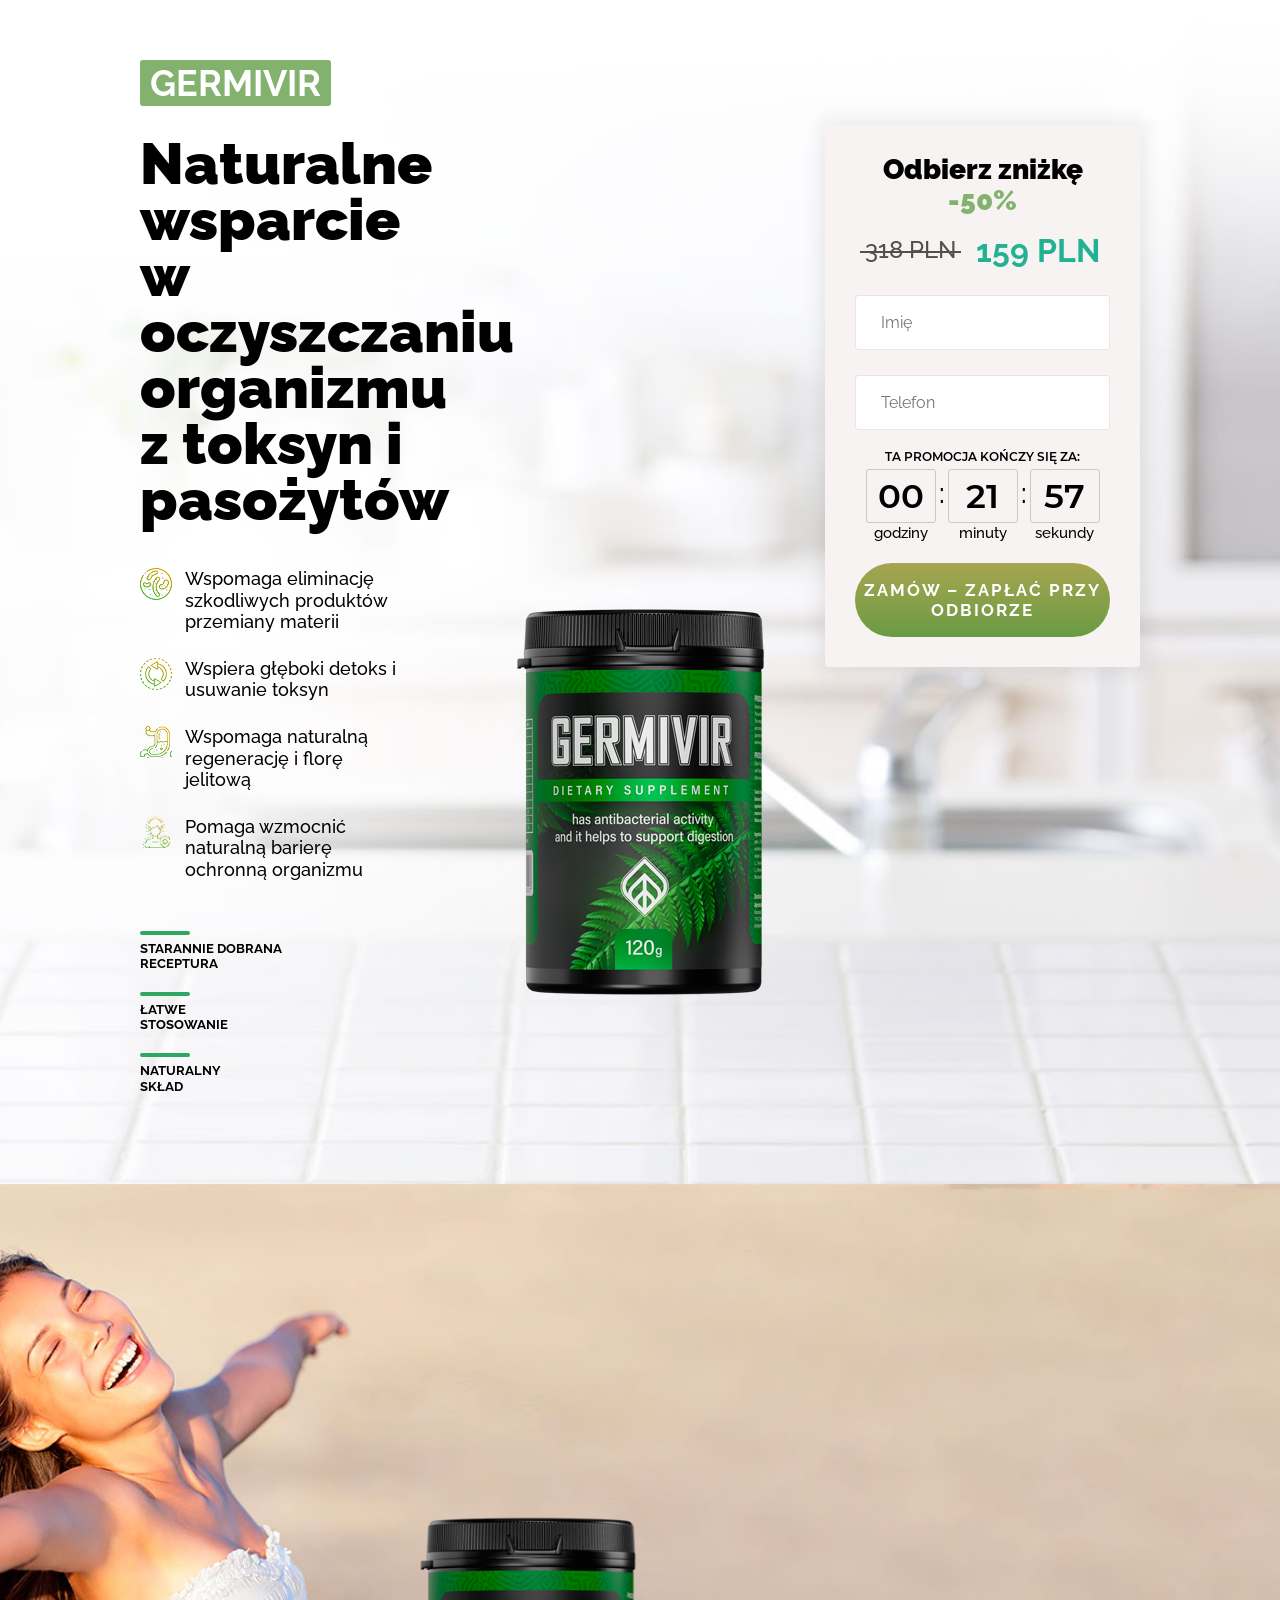
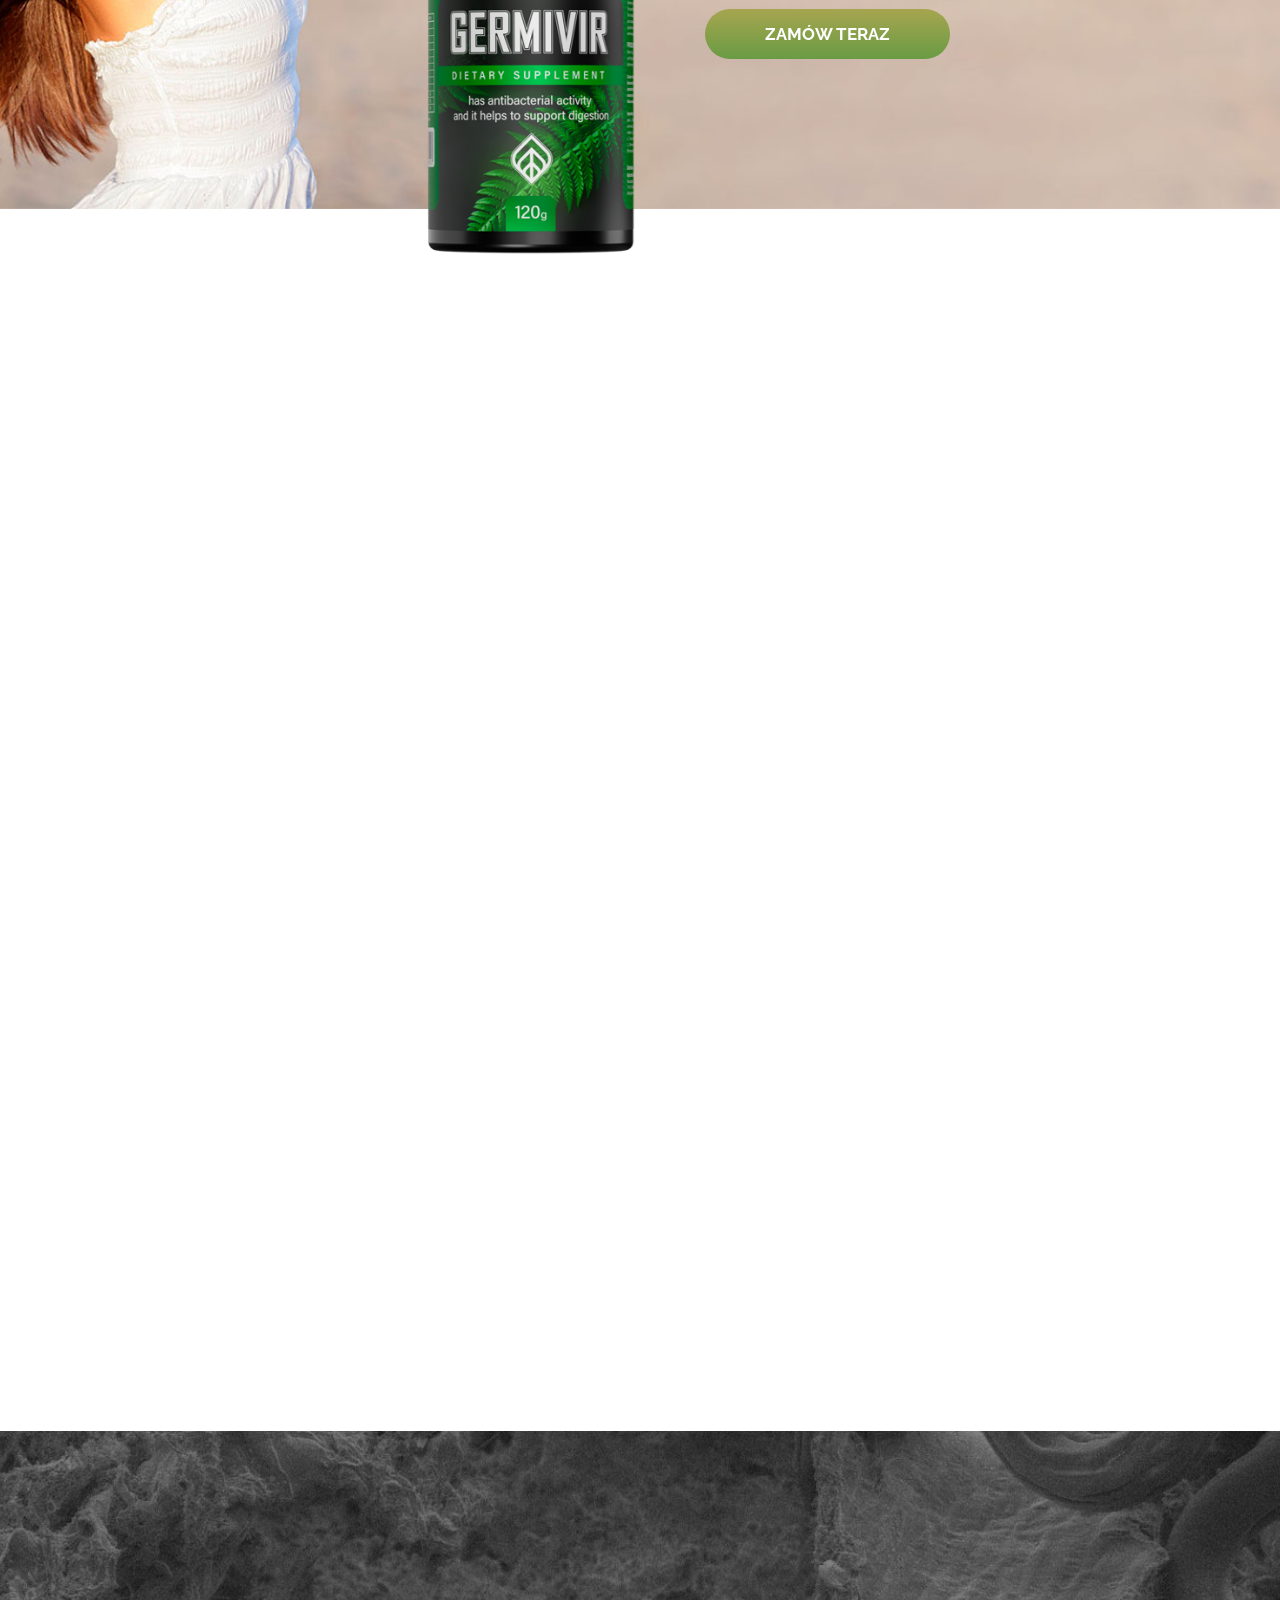
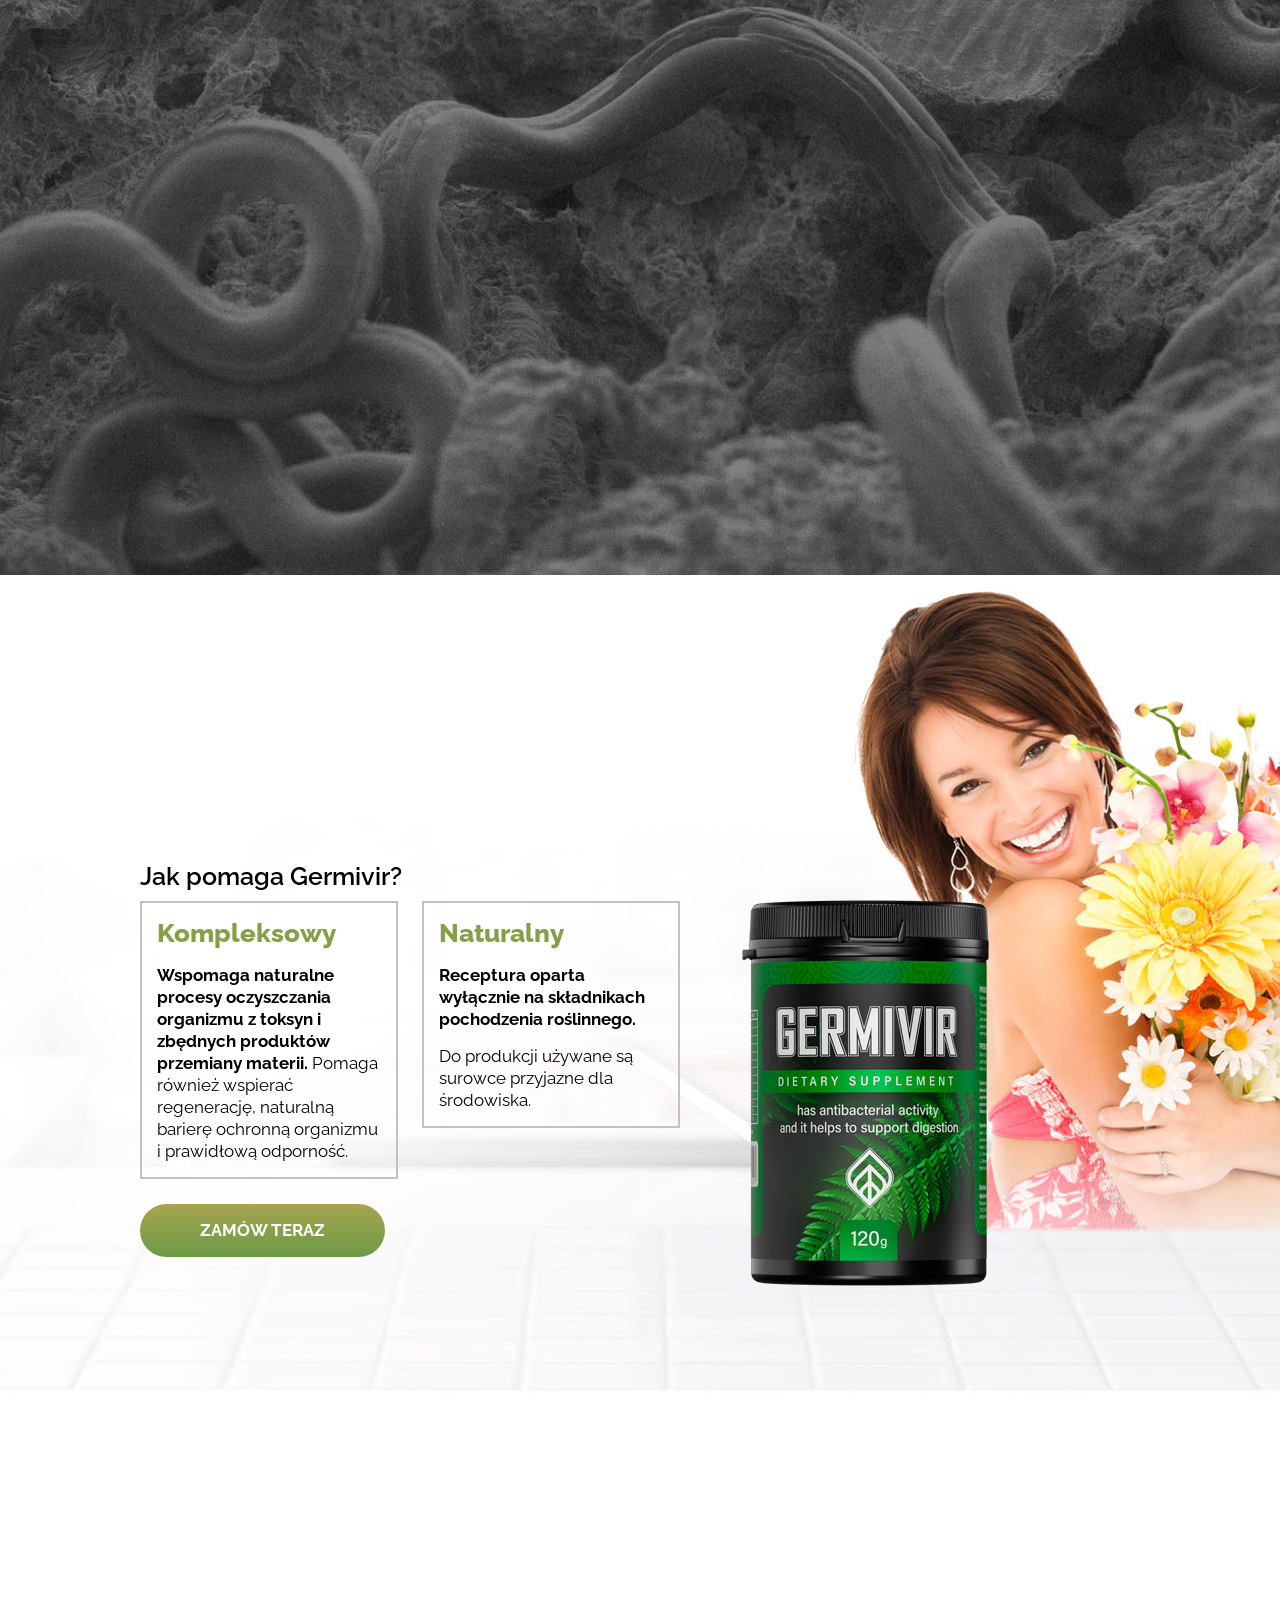
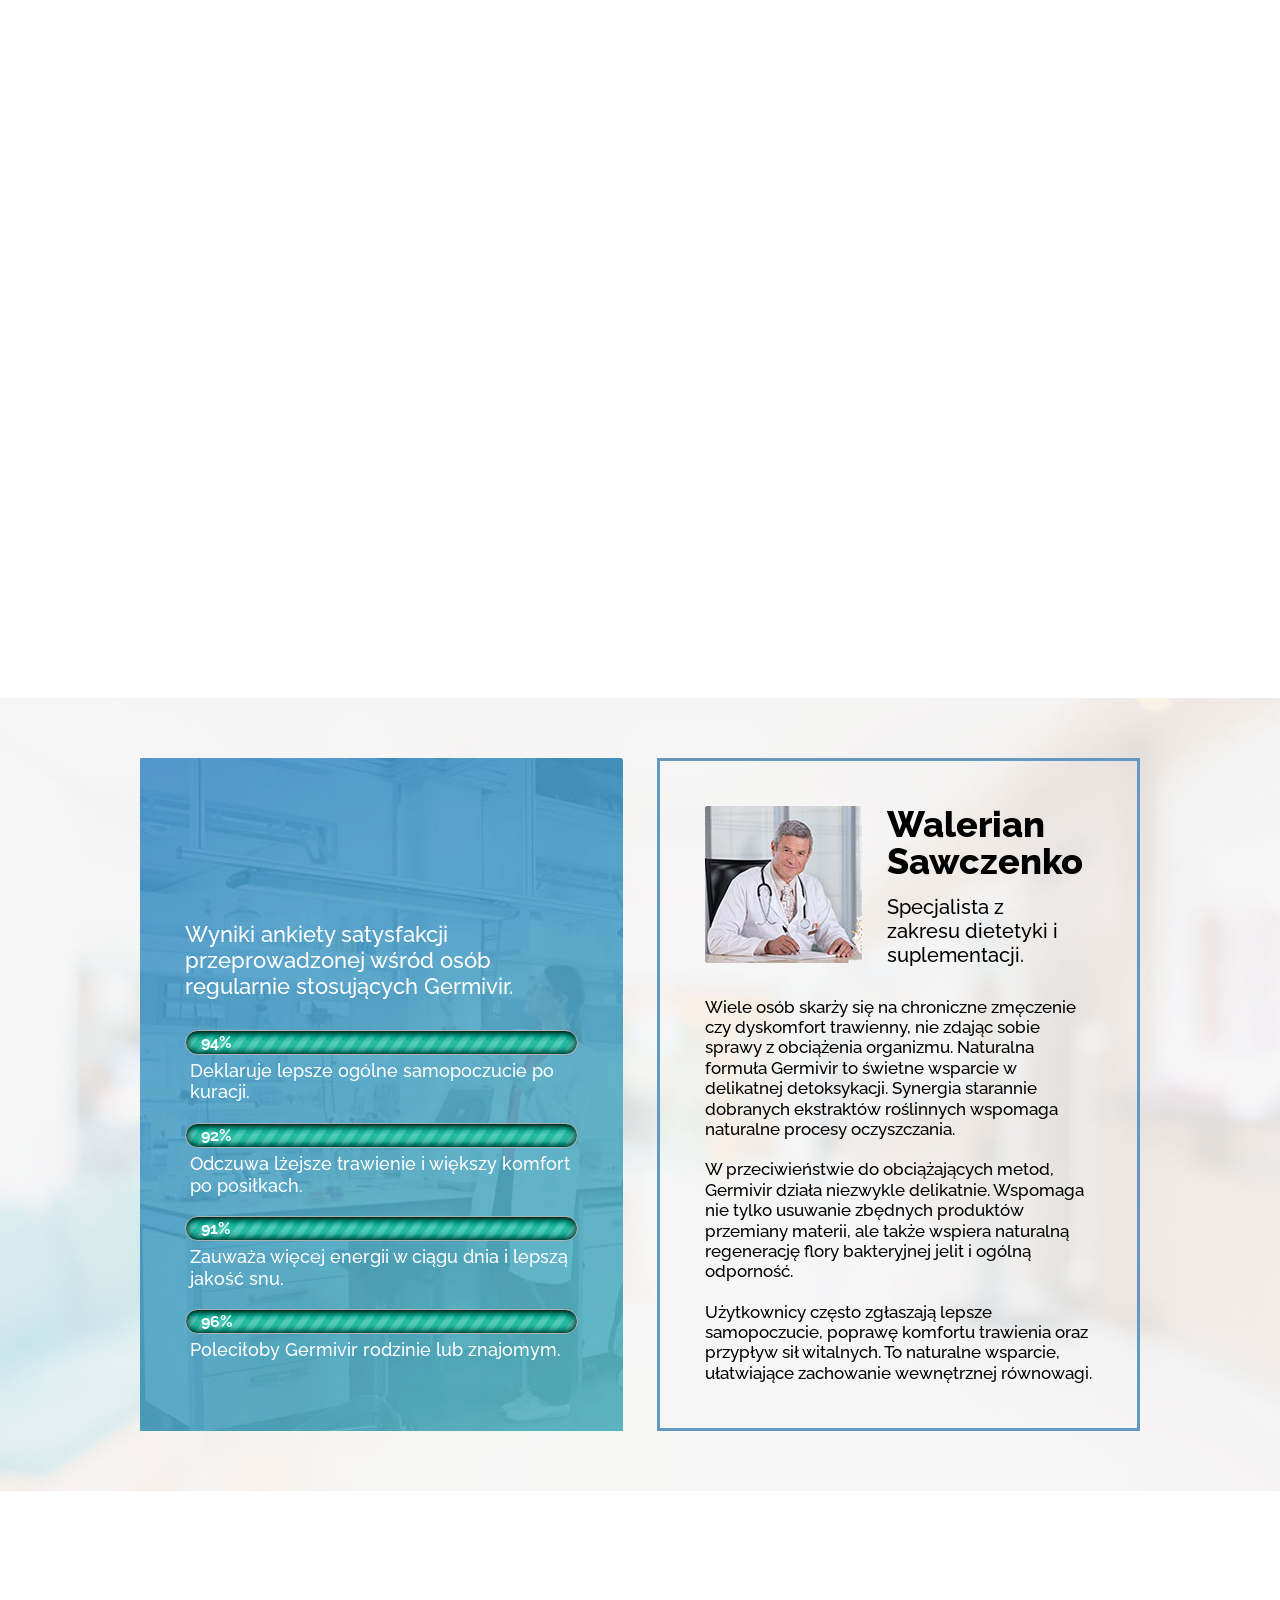
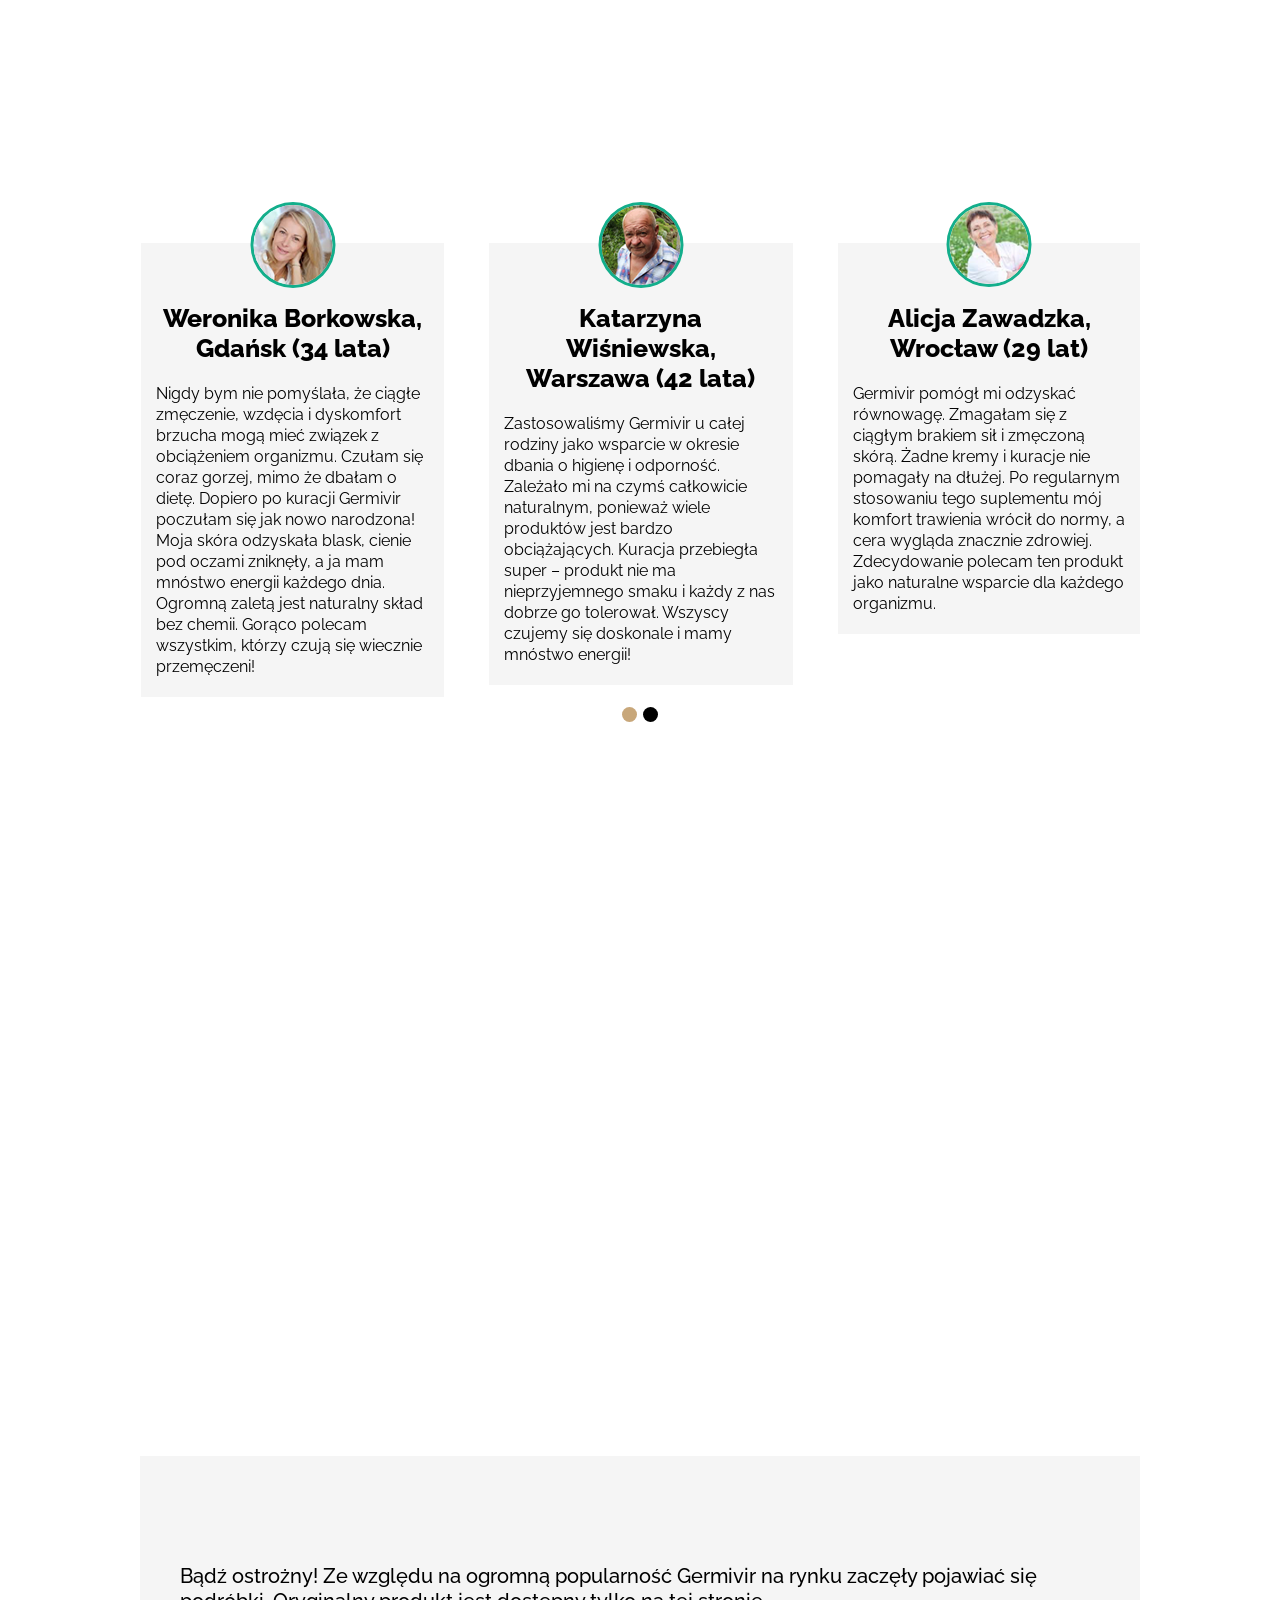
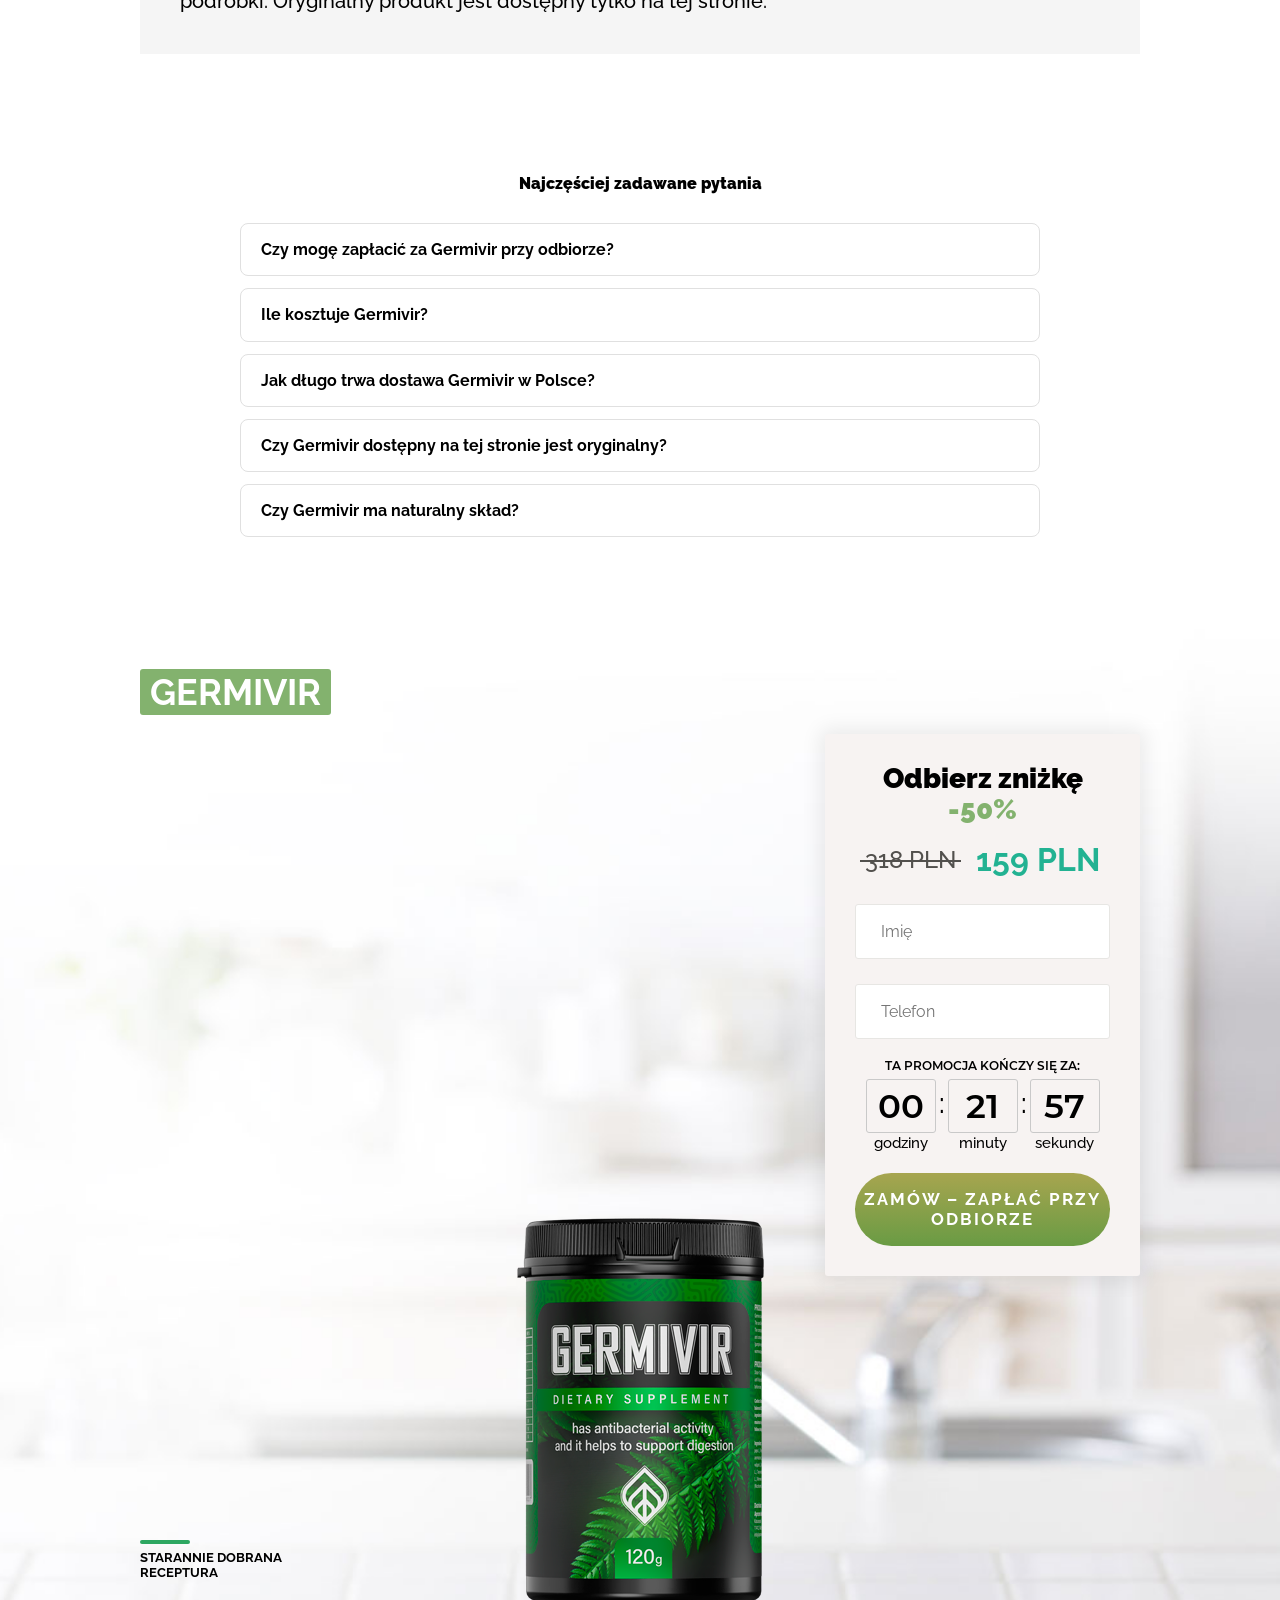
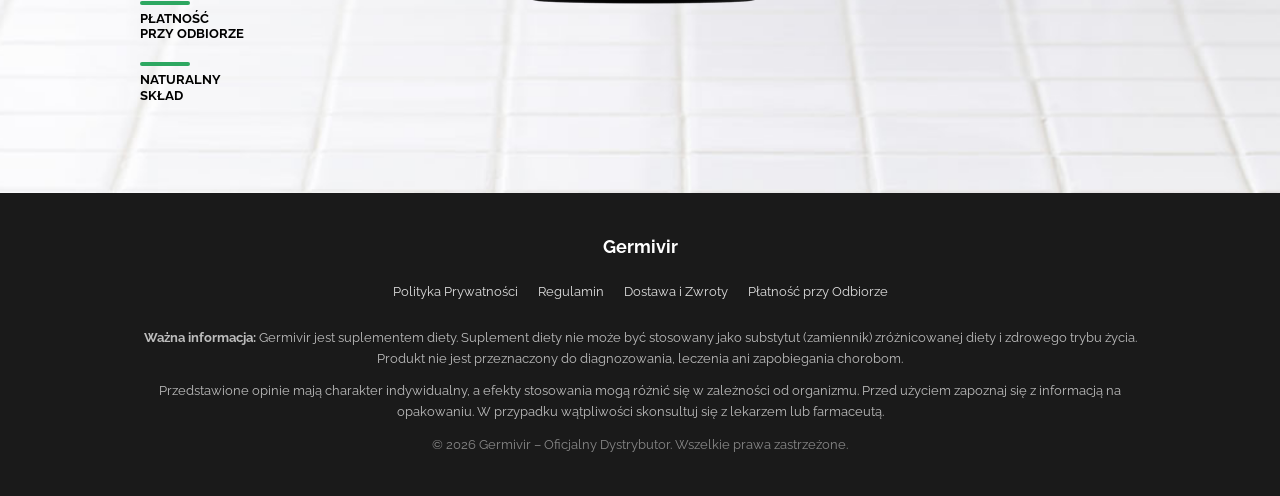
<file: index.html>
<!DOCTYPE html>
<html lang="pl-PL">
	<head>
		<meta charset="utf-8">
		<meta name="viewport" content="width=device-width, initial-scale=1, maximum-scale=1, user-scalable=no">

		<!-- SEO Base -->
		<title>Germivir – Oficjalna Strona | 159 zł zamiast 318 zł | Płatność przy Odbiorze</title>
		<meta name="description" content="Oryginalny Germivir w promocji -50%: teraz 159 zł zamiast 318 zł. Naturalny suplement wspierający oczyszczanie organizmu. Zapłać dopiero przy odbiorze – bez przedpłaty. Dostawa kurierem 24-48h w całej Polsce.">
		<meta name="keywords" content="germivir, germivir cena, germivir opinie, germivir gdzie kupić, germivir oficjalna strona, germivir za pobraniem, germivir oryginalny">
		<meta name="robots" content="index, follow">
		<link rel="canonical" href="https://germivir-pl.vercel.app/">

		<!-- Open Graph -->
		<meta property="og:type" content="website">
		<meta property="og:title" content="Germivir – Promocja -50% | Płatność przy Odbiorze">
		<meta property="og:description" content="Teraz 159 zł zamiast 318 zł. Naturalny skład ziołowy. Zapłać kurierowi przy odbiorze – sprawdź paczkę przed zapłatą.">
		<meta property="og:url" content="https://germivir-pl.vercel.app/">
		<meta property="og:image" content="https://germivir-pl.vercel.app/img/product.png">
		<meta property="og:locale" content="pl_PL">
		

		<!-- Twitter Card -->
		<meta name="twitter:card" content="summary_large_image">
		<meta name="twitter:title" content="Germivir – Promocja -50% | Płatność przy Odbiorze">
		<meta name="twitter:description" content="Teraz 159 zł zamiast 318 zł. Zapłać dopiero przy odbiorze.">
		<meta name="twitter:image" content="https://germivir-pl.vercel.app/img/product.png">
		<meta name="google-site-verification" content="OZ9y92gjrVGx7BCZrwjEiJqnUBSMea5Pd7iJuMbMOGk" />

		<!-- Performance -->
		<link rel="preconnect" href="https://germivir-pl.vercel.app">
		<link rel="dns-prefetch" href="https://germivir-pl.vercel.app">
		<link rel="preload" href="css/style.css" as="style">
		<link rel="preload" href="img/product.png" as="image">

		<link rel="shortcut icon" href="img/favicon.png" type="image/x-icon">
		<link rel="stylesheet" href="css/style.css">
		<script type="text/javascript" src="script_land.js" defer></script>

		<!-- Schema Markup (SEO + AEO) -->
		<script type="application/ld+json">
		{
		  "@context": "https://schema.org",
		  "@graph": [
		    {
		      "@type": "Organization",
		      "@id": "https://germivir-pl.vercel.app/#organization",
		      "name": "Germivir Polska – Oficjalny Dystrybutor",
		      "url": "https://germivir-pl.vercel.app/",
		      "logo": "https://germivir-pl.vercel.app/img/favicon.png"
		    },
		    {
		      "@type": "WebSite",
		      "@id": "https://germivir-pl.vercel.app/#website",
		      "url": "https://germivir-pl.vercel.app/",
		      "name": "Germivir – Oficjalna Strona",
		      "inLanguage": "pl-PL",
		      "publisher": { "@id": "https://germivir-pl.vercel.app/#organization" }
		    },
		    {
		      "@type": "BreadcrumbList",
		      "@id": "https://germivir-pl.vercel.app/#breadcrumb",
		      "itemListElement": [
		        { "@type": "ListItem", "position": 1, "name": "Strona główna", "item": "https://germivir-pl.vercel.app/" },
		        { "@type": "ListItem", "position": 2, "name": "Germivir – Promocja -50%", "item": "https://germivir-pl.vercel.app/#order_form" }
		      ]
		    },
		    {
		      "@type": "Product",
		      "@id": "https://germivir-pl.vercel.app/#product",
		      "name": "Germivir",
		      "image": "https://germivir-pl.vercel.app/img/product.png",
		      "description": "Germivir to naturalny suplement diety o ziołowym składzie, wspierający oczyszczanie organizmu i prawidłowe funkcjonowanie układu pokarmowego.",
		      "brand": { "@type": "Brand", "name": "Germivir" },
		      "offers": {
		        "@type": "Offer",
		        "url": "https://germivir-pl.vercel.app/",
		        "priceCurrency": "PLN",
		        "price": "159",
		        "priceValidUntil": "2026-12-31",
		        "availability": "https://schema.org/InStock",
		        "itemCondition": "https://schema.org/NewCondition",
		        "seller": { "@id": "https://germivir-pl.vercel.app/#organization" }
		      },
		      "aggregateRating": {
		        "@type": "AggregateRating",
		        "ratingValue": "4.8",
		        "reviewCount": "327",
		        "bestRating": "5",
		        "worstRating": "1"
		      },
		      "review": [
		        {
		          "@type": "Review",
		          "author": { "@type": "Person", "name": "Weronika Borkowska" },
		          "reviewRating": { "@type": "Rating", "ratingValue": "5", "bestRating": "5" },
		          "reviewBody": "Po kuracji Germivir czuję się znacznie lepiej. Naturalny skład bez chemii. Polecam."
		        },
		        {
		          "@type": "Review",
		          "author": { "@type": "Person", "name": "Tomasz Adamski" },
		          "reviewRating": { "@type": "Rating", "ratingValue": "5", "bestRating": "5" },
		          "reviewBody": "Zamówienie proste, zapłaciłem przy odbiorze. Produkt zgodny z opisem, stosuję profilaktycznie."
		        }
		      ]
		    },
		    {
		      "@type": "FAQPage",
		      "@id": "https://germivir-pl.vercel.app/#faq",
		      "mainEntity": [
		        {
		          "@type": "Question",
		          "name": "Czy mogę zapłacić za Germivir przy odbiorze?",
		          "acceptedAnswer": { "@type": "Answer", "text": "Tak. Zamówienie opłacasz dopiero przy odbiorze paczki – gotówką lub kartą u kuriera. Nie wymagamy żadnej przedpłaty online." }
		        },
		        {
		          "@type": "Question",
		          "name": "Ile kosztuje Germivir?",
		          "acceptedAnswer": { "@type": "Answer", "text": "Aktualna cena promocyjna to 159 zł zamiast 318 zł, czyli 50% taniej. Promocja obowiązuje wyłącznie na oficjalnej stronie." }
		        },
		        {
		          "@type": "Question",
		          "name": "Jak długo trwa dostawa Germivir w Polsce?",
		          "acceptedAnswer": { "@type": "Answer", "text": "Dostawa kurierem trwa zwykle od 24 do 48 godzin roboczych. Paczkę możesz sprawdzić przed dokonaniem zapłaty." }
		        },
		        {
		          "@type": "Question",
		          "name": "Czy Germivir dostępny na tej stronie jest oryginalny?",
		          "acceptedAnswer": { "@type": "Answer", "text": "Tak. Ta strona jest oficjalnym kanałem sprzedaży. Zakup bezpośrednio tutaj gwarantuje oryginalny produkt i cenę promocyjną." }
		        },
		        {
		          "@type": "Question",
		          "name": "Czy Germivir ma naturalny skład?",
		          "acceptedAnswer": { "@type": "Answer", "text": "Tak. Germivir to suplement diety oparty na składnikach pochodzenia roślinnego. Suplement diety nie zastępuje zróżnicowanej diety i zdrowego stylu życia." }
		        }
		      ]
		    }
		  ]
		}
		</script>
<!-- Google tag (gtag.js) -->
<script async src="https://www.googletagmanager.com/gtag/js?id=AW-17768390004"></script>
<script>
  window.dataLayer = window.dataLayer || [];
  function gtag(){dataLayer.push(arguments);}
  gtag('js', new Date());

  gtag('config', 'AW-17768390004');
</script>

		<script defer
  data-tag="CDg4m2yPaJNaREpE69B1Nw"
  src="https://cdn.cckdl.com/js/base.min.js">
</script>

<script type="text/javascript">
    (function(c,l,a,r,i,t,y){
        c[a]=c[a]||function(){(c[a].q=c[a].q||[]).push(arguments)};
        t=l.createElement(r);t.async=1;t.src="https://www.clarity.ms/tag/"+i;
        y=l.getElementsByTagName(r)[0];y.parentNode.insertBefore(t,y);
    })(window, document, "clarity", "script", "x4jxt9tiz6");
</script>		
	</head>
	<body data-aos-easing="ease" data-aos-duration="400" data-aos-delay="0" class="loaded">
		<main>
			<section class="section section_face">
				<div class="container">
					<div class="face">
						<div class="face__box">
							<div class="face__logo lt0">
								Germivir
							</div>
							<div class="section__title face__title aos-init aos-animate lt1" data-aos="fade-up">Naturalne wsparcie <span> w oczyszczaniu organizmu </span> z toksyn i pasożytów</div>
							<div class="face__product"><img alt="Germivir – naturalny suplement diety" src="img/product.png"></div>
							<div class="face__list">
								<div class="face__check aos-init aos-animate lt2" data-aos="fade-right">Wspomaga eliminację szkodliwych produktów przemiany materii</div>
								<div class="face__check aos-init aos-animate lt3" data-aos="fade-right">Wspiera głęboki detoks i usuwanie toksyn</div>
								<div class="face__check aos-init aos-animate lt4" data-aos="fade-right">Wspomaga naturalną regenerację i florę jelitową</div>
								<div class="face__check aos-init aos-animate lt5" data-aos="fade-right">Pomaga wzmocnić naturalną barierę ochronną organizmu</div>
							</div>
							<div class="face__eags">
								<div class="face__eags-item lt6">Starannie dobrana receptura</div>
								<div class="face__eags-item lt7">Łatwe stosowanie</div>
								<div class="face__eags-item lt8">Naturalny skład</div>
							</div>
						</div>
						<div class="face__box">
							<form action="/land/order" class="form order_form al-form" method="post">
								<div class="form__title lt9">Odbierz zniżkę <mark> -50% </mark></div>
								<div class="form__price">
									<div class="form__price-old lt10 price_old al-cost-promo">&euro;</div>
									<div class="form__price-main lt11 price_main al-cost">&euro;</div>
								</div>
								<div class="form__body">
									<div class="form__label" style="display: none">
										<select name="country" class="form__field form__select country_select form__field_active al-country"></select>
									</div>
									<div class="form__label">
										<input name="name" class="form__field" type="text" placeholder="Imię">
									</div>
									<div class="form__label">
										<input name="phone" class="form__field" type="text" placeholder="Telefon">
									</div>
								</div>
								<div class="form__time">
									<div class="form__time-title lt15">Ta promocja kończy się za:</div>
									<div class="form__time-box">
										<div class="form__time-count">
											<span>00</span>  <span class="lt16">godziny</span> 
										</div>
										<span class="lt17">:</span> 
										<div class="form__time-count">
											<span>21</span>  <span class="lt18">minuty</span> 
										</div>
										<span class="lt19">:</span> 
										<div class="form__time-count">
											<span>47</span>  <span class="lt20">sekundy</span> 
										</div>
									</div>
								</div>
								<button type="submit" class="form__btn lt21">ZAMÓW – ZAPŁAĆ PRZY ODBIORZE</button>
							</form>
						</div>
					</div>
				</div>
			</section>
			<section class="section section_clear">
				<div class="container">
					<div class="clear">
						<div class="section__title clear__title aos-init lt22" data-aos="fade-up">Zadbaj o czystość i równowagę swojego organizmu!</div>
						<div class="clear__product"><img alt="Germivir – opakowanie produktu" src="img/product.png"></div>
						<a class="clear__button lt23 js-link" href="#order_form">zamów teraz</a>
					</div>
				</div>
			</section>
			<section class="section section_infected">
				<div class="container">
					<div class="infected">
						<div class="section__title infected__title aos-init lt24" data-aos="fade-up">
							<mark> Nawet 1 z 8 </mark> sygnałów <span> może oznaczać, że Twój organizm </span> 
							<div class="infected__title-before"> potrzebuje wsparcia <span> potrzebuje wsparcia </span> </div>
						</div>
						<div class="infected__box">
							<div class="infected__item aos-init" data-aos="zoom-in">
								<div class="infected__item-media"><img alt="" src="img/icon-1.png"></div>
								<div class="infected__item-description lt25">Częsty dyskomfort brzucha</div>
							</div>
							<div class="infected__item infected__item_black aos-init" data-aos="zoom-in">
								<div class="infected__item-media"><img alt="" src="img/icon-2.png"></div>
								<div class="infected__item-description lt26">Wahania <span> masy </span> ciała</div>
							</div>
							<div class="infected__item aos-init" data-aos="zoom-in">
								<div class="infected__item-media"><img alt="" src="img/icon-3.png"></div>
								<div class="infected__item-description lt27">Obniżona <span> odporność</span></div>
							</div>
							<div class="infected__item infected__item_black aos-init" data-aos="zoom-in">
								<div class="infected__item-media"><img alt="" src="img/icon-4.png"></div>
								<div class="infected__item-description lt28"><span> Cienie pod oczami </span> i zmęczona skóra</div>
							</div>
							<div class="infected__item infected__item_black aos-init" data-aos="zoom-in">
								<div class="infected__item-media"><img alt="" src="img/icon-5.png"></div>
								<div class="infected__item-description lt29">Zmienny <span> poziom </span> apetytu</div>
							</div>
							<div class="infected__item aos-init" data-aos="zoom-in">
								<div class="infected__item-media"><img alt="" src="img/icon-6.png"></div>
								<div class="infected__item-description lt30">Uczucie <span> ciężkości </span> po posiłkach</div>
							</div>
							<div class="infected__item infected__item_black aos-init" data-aos="zoom-in">
								<div class="infected__item-media"><img alt="" src="img/icon-7.png"></div>
								<div class="infected__item-description lt31">Gorszy <span> sen i </span> rozdrażnienie</div>
							</div>
							<div class="infected__item aos-init" data-aos="zoom-in">
								<div class="infected__item-media"><img alt="" src="img/icon-8.png"></div>
								<div class="infected__item-description lt32">Spadek energii <span> w ciągu dnia </span></div>
							</div>
						</div>
					</div>
				</div>
			</section>
			<section class="section section_parasites">
				<div class="container">
					<div class="parasites">
						<div class="section__title parasites__title aos-init lt33" data-aos="fade-up">Skąd <span> biorą się zanieczyszczenia w organizmie? </span></div>
						<div class="parasites__box">
							<div class="parasites__item aos-init" data-aos="fade-up">
								<div class="parasites__description">
									<p class="lt34">Przedmioty i miejsca powszechnego użytkowania</p>
								</div>
							</div>
							<div class="parasites__item aos-init" data-aos="fade-down">
								<div class="parasites__description">
									<p class="lt35">Woda, żywność <span> i gleba </span></p>
								</div>
							</div>
							<div class="parasites__item aos-init" data-aos="fade-up">
								<div class="parasites__description">
									<p class="lt36">Nieprzestrzeganie <span> higieny osobistej </span></p>
								</div>
							</div>
							<div class="parasites__item aos-init" data-aos="fade-down">
								<div class="parasites__description">
									<p class="lt37">Zwierzęta <span> i owady </span></p>
								</div>
							</div>
							<div class="parasites__item aos-init" data-aos="fade-up">
								<div class="parasites__description">
									<p class="lt38">Codzienny kontakt <span> z otoczeniem </span></p>
								</div>
							</div>
						</div>
					</div>
				</div>
			</section>
			<section class="section section_protect">
				<div class="container">
					<div class="protect">
						<div class="section__title protect__title aos-init lt43" data-aos="fade-up"><mark> Zadbaj o siebie </mark> i swoją rodzinę!</div>
						<div class="protect__subtitle lt44">Jak pomaga Germivir?</div>
						<div class="protect__list">
							<div class="protect__item">
								<div class="protect__list-title lt45">Kompleksowy</div>
								<div class="protect__list-description lt46"><b> Wspomaga naturalne procesy oczyszczania organizmu z toksyn i zbędnych produktów przemiany materii. </b> Pomaga również wspierać regenerację, naturalną barierę ochronną organizmu i prawidłową odporność.</div>
							</div>
							<div class="protect__item">
								<div class="protect__list-title lt47">Naturalny</div>
								<div class="protect__list-description lt48"><span> <b> Receptura oparta wyłącznie na składnikach pochodzenia roślinnego. </b> </span> Do produkcji używane są surowce przyjazne dla środowiska.</div>
							</div>
						</div>
						<div class="protect__product"><img alt="Germivir – naturalna receptura" src="img/product.png"></div>
						<a class="protect__btn lt49 js-link" href="#order_form">Zamów teraz</a>
					</div>
				</div>
			</section>
			<section class="section section_info aos-init" data-aos="fade-right">
				<div class="container">
					<div class="info">
						<div class="info__title lt50">PROSZĘ <span> ZWRÓCIĆ UWAGĘ! </span></div>
						<div class="info__description lt51">Liczba opakowań Germivir wymaganych do uzyskania pożądanego wyniku <mark> jest ustalana indywidualnie i może w niektórych przypadkach wzrosnąć. </mark></div>
					</div>
				</div>
			</section>
			<section class="section section_job">
				<div class="container">
					<div class="job">
						<div class="section__title job__title aos-init lt65" data-aos="fade-up">Jak działa <mark> Germivir? </mark></div>
						<div class="job__box">
							<div class="job__item aos-init" data-aos="fade-up-right">
								<div class="job__step">
									1.
								</div>
								<div class="job__description lt66">Naturalne składniki roślinne Germivir wspierają organizm w procesie oczyszczania i pomagają stworzyć środowisko niesprzyjające niepożądanym organizmom.</div>
							</div>
							<div class="job__item aos-init" data-aos="fade-up">
								<div class="job__step">
									2.
								</div>
								<div class="job__description lt67">Formuła wspomaga naturalne usuwanie toksyn i zbędnych produktów przemiany materii z organizmu – łagodnie i w naturalny sposób.</div>
							</div>
							<div class="job__item aos-init" data-aos="fade-up-left">
								<div class="job__step">
									3.
								</div>
								<div class="job__description lt68">Germivir pomaga wspierać regenerację, florę jelitową i naturalną odporność, ułatwiając zachowanie wewnętrznej równowagi na dłużej.</div>
							</div>
						</div>
					</div>
				</div>
			</section>
			<section class="section section_garant">
				<div class="container">
					<div class="garant">
						<div class="garant__box">
							<div class="section__title garant__title aos-init lt69" data-aos="fade-up">Co mówią użytkownicy:</div>
							<div class="garant__info lt70">Wyniki ankiety satysfakcji przeprowadzonej wśród osób regularnie stosujących Germivir.</div>
							<div class="garant__item">
								<div class="garant__line lt71">
									94%
								</div>
								<div class="garant__item-txt lt72">Deklaruje lepsze ogólne samopoczucie po kuracji.</div>
							</div>
							<div class="garant__item">
								<div class="garant__line lt73">
									92%
								</div>
								<div class="garant__item-txt lt74">Odczuwa lżejsze trawienie i większy komfort po posiłkach.</div>
							</div>
							<div class="garant__item">
								<div class="garant__line lt75">
									91%
								</div>
								<div class="garant__item-txt lt76">Zauważa więcej energii w ciągu dnia i lepszą jakość snu.</div>
							</div>
							<div class="garant__item">
								<div class="garant__line lt77">
									96%
								</div>
								<div class="garant__item-txt lt78">Poleciłoby Germivir rodzinie lub znajomym.</div>
							</div>
						</div>
						<div class="garant__box">
							<div class="garant__head">
								<div class="garant__face"><img alt="Specjalista ds. dietetyki" src="img/face.jpg"></div>
								<div class="garant__professional">
									<div class="garant__name lt79">Walerian Sawczenko</div>
									<div class="garant__doctor lt80">Specjalista z zakresu dietetyki i suplementacji.</div>
								</div>
							</div>
							<div class="garant__body">
								<p class="lt81">Wiele osób skarży się na chroniczne zmęczenie czy dyskomfort trawienny, nie zdając sobie sprawy z obciążenia organizmu. Naturalna formuła Germivir to świetne wsparcie w delikatnej detoksykacji. Synergia starannie dobranych ekstraktów roślinnych wspomaga naturalne procesy oczyszczania.</p>
								<p class="lt82">W przeciwieństwie do obciążających metod, Germivir działa niezwykle delikatnie. Wspomaga nie tylko usuwanie zbędnych produktów przemiany materii, ale także wspiera naturalną regenerację flory bakteryjnej jelit i ogólną odporność.</p>
								<p class="lt83">Użytkownicy często zgłaszają lepsze samopoczucie, poprawę komfortu trawienia oraz przypływ sił witalnych. To naturalne wsparcie, ułatwiające zachowanie wewnętrznej równowagi.</p>
							</div>
						</div>
					</div>
				</div>
			</section>
			<section class="section section_commits">
				<div class="container">
					<div class="commits">
						<div class="section__title commits__title lt84" data-aos="fade-up"> <span> Prawdziwe opinie osób, które </span> oczyszczały organizm z Germivir</div>
						<div class="commits__box owl-carousel js-commits__box">
							<div class="commits__item">
								<div class="commits__face"><img src="img/face-1.png" alt=""></div>
								<div class="commits__name lt85">Weronika Borkowska, Gdańsk (34 lata)</div>
								<div class="commits__description lt86">Nigdy bym nie pomyślała, że ciągłe zmęczenie, wzdęcia i dyskomfort brzucha mogą mieć związek z obciążeniem organizmu. Czułam się coraz gorzej, mimo że dbałam o dietę. Dopiero po kuracji Germivir poczułam się jak nowo narodzona! Moja skóra odzyskała blask, cienie pod oczami zniknęły, a ja mam mnóstwo energii każdego dnia. Ogromną zaletą jest naturalny skład bez chemii. Gorąco polecam wszystkim, którzy czują się wiecznie przemęczeni!</div>
							</div>
							<div class="commits__item">
								<div class="commits__face"><img src="img/face-2.png" alt=""></div>
								<div class="commits__name lt87">Katarzyna Wiśniewska, Warszawa (42 lata)</div>
								<div class="commits__description lt88">Zastosowaliśmy Germivir u całej rodziny jako wsparcie w okresie dbania o higienę i odporność. Zależało mi na czymś całkowicie naturalnym, ponieważ wiele produktów jest bardzo obciążających. Kuracja przebiegła super – produkt nie ma nieprzyjemnego smaku i każdy z nas dobrze go tolerował. Wszyscy czujemy się doskonale i mamy mnóstwo energii!</div>
							</div>
							<div class="commits__item">
								<div class="commits__face"><img src="img/face-3.png" alt=""></div>
								<div class="commits__name lt89">Alicja Zawadzka, Wrocław (29 lat)</div>
								<div class="commits__description lt90">Germivir pomógł mi odzyskać równowagę. Zmagałam się z ciągłym brakiem sił i zmęczoną skórą. Żadne kremy i kuracje nie pomagały na dłużej. Po regularnym stosowaniu tego suplementu mój komfort trawienia wrócił do normy, a cera wygląda znacznie zdrowiej. Zdecydowanie polecam ten produkt jako naturalne wsparcie dla każdego organizmu.</div>
							</div>
							<div class="commits__item">
								<div class="commits__face"><img src="img/face-4.png" alt=""></div>
								<div class="commits__name">Tomasz Adamski, Lublin (45 lat)</div>
								<div class="commits__description">Pracuję dużo w ogrodzie i mam stały kontakt z ziemią, więc dbanie o regularne oczyszczanie organizmu to u mnie podstawa. Zauważyłem spadek energii i osłabienie. Po kuracji Germivir siły witalne szybko wróciły, a trawienie działa bez zarzutu. Stosuję teraz raz w roku. Zamówienie proste – zapłaciłem dopiero przy odbiorze.</div>
							</div>
							<div class="commits__item">
								<div class="commits__face"><img src="img/face-5.png" alt=""></div>
								<div class="commits__name">Mariusz Dudek, Katowice (38 lat)</div>
								<div class="commits__description">Mamy w domu dwa psy, więc dbanie o czystość organizmu to dla nas priorytet. Germivir to nasz sprawdzony sposób na naturalny detoks całej rodziny. Zamiast obciążających środków, stawiamy na roślinne ekstrakty. Samopoczucie po kuracji jest po prostu niesamowite!</div>
							</div>
						</div>
					</div>
				</div>
			</section>
			<section class="section section_delivery">
				<div class="container">
					<div class="delivery">
						<div class="section__title delivery__title aos-init lt105" data-aos="fade-up">Jak pracujemy:</div>
						<div class="delivery__body">
							<div class="delivery__item aos-init" data-aos="fade-right">
								<div class="delivery__count">
									1
								</div>
								<div class="delivery__description lt106">Wypełnij formularz zamówienia</div>
							</div>
							<div class="delivery__item aos-init" data-aos="fade-right" data-aos-delay="300">
								<div class="delivery__count">
									2
								</div>
								<div class="delivery__description lt107">Poczekaj na telefon operatora</div>
							</div>
							<div class="delivery__item aos-init" data-aos="fade-right" data-aos-delay="600">
								<div class="delivery__count">
									3
								</div>
								<div class="delivery__description lt108">Zapłać kurierowi przy odbiorze – bez przedpłaty</div>
							</div>
						</div>
					</div>
				</div>
			</section>
			<section class="section section_warning">
				<div class="container">
					<div class="warning">
						<div class="warning__box">
							<div class="section__title warning__title aos-init lt109" data-aos="fade-up">Uważaj na podróbki!</div>
							<div class="warning__description lt110">Bądź ostrożny! Ze względu na ogromną popularność Germivir na rynku zaczęły pojawiać się podróbki. Oryginalny produkt jest dostępny tylko na tej stronie.</div>
						</div>
					</div>
				</div>
			</section>
			<!-- FAQ (AEO) – zgodne 1:1 ze Schema FAQPage -->
			<section class="section section_faq">
				<div class="container">
					<div class="section__title" style="text-align:center;margin-bottom:30px;">Najczęściej zadawane pytania</div>
					<div style="max-width:800px;margin:0 auto;">
						<details style="background:#fff;border:1px solid #e0e0e0;border-radius:8px;padding:16px 20px;margin-bottom:12px;">
							<summary style="font-weight:700;cursor:pointer;">Czy mogę zapłacić za Germivir przy odbiorze?</summary>
							<p style="margin-top:10px;">Tak. Zamówienie opłacasz dopiero przy odbiorze paczki – gotówką lub kartą u kuriera. Nie wymagamy żadnej przedpłaty online.</p>
						</details>
						<details style="background:#fff;border:1px solid #e0e0e0;border-radius:8px;padding:16px 20px;margin-bottom:12px;">
							<summary style="font-weight:700;cursor:pointer;">Ile kosztuje Germivir?</summary>
							<p style="margin-top:10px;">Aktualna cena promocyjna to 159 zł zamiast 318 zł, czyli 50% taniej. Promocja obowiązuje wyłącznie na oficjalnej stronie.</p>
						</details>
						<details style="background:#fff;border:1px solid #e0e0e0;border-radius:8px;padding:16px 20px;margin-bottom:12px;">
							<summary style="font-weight:700;cursor:pointer;">Jak długo trwa dostawa Germivir w Polsce?</summary>
							<p style="margin-top:10px;">Dostawa kurierem trwa zwykle od 24 do 48 godzin roboczych. Paczkę możesz sprawdzić przed dokonaniem zapłaty.</p>
						</details>
						<details style="background:#fff;border:1px solid #e0e0e0;border-radius:8px;padding:16px 20px;margin-bottom:12px;">
							<summary style="font-weight:700;cursor:pointer;">Czy Germivir dostępny na tej stronie jest oryginalny?</summary>
							<p style="margin-top:10px;">Tak. Ta strona jest oficjalnym kanałem sprzedaży. Zakup bezpośrednio tutaj gwarantuje oryginalny produkt i cenę promocyjną.</p>
						</details>
						<details style="background:#fff;border:1px solid #e0e0e0;border-radius:8px;padding:16px 20px;margin-bottom:12px;">
							<summary style="font-weight:700;cursor:pointer;">Czy Germivir ma naturalny skład?</summary>
							<p style="margin-top:10px;">Tak. Germivir to suplement diety oparty na składnikach pochodzenia roślinnego. Suplement diety nie zastępuje zróżnicowanej diety i zdrowego stylu życia.</p>
						</details>
					</div>
				</div>
			</section>
			<section class="section section_face">
				<div class="container">
					<div class="face">
						<div class="face__box">
							<div class="face__logo lt111">
								Germivir
							</div>
							<div class="section__title face__title aos-init lt112" data-aos="fade-up">Naturalne wsparcie <span> w oczyszczaniu organizmu </span> z toksyn i pasożytów</div>
							<div class="face__product"><img alt="Germivir – zamów z płatnością przy odbiorze" src="img/product.png"></div>
							<div class="face__list">
								<div class="face__check aos-init lt113" data-aos="fade-right">Wspomaga eliminację szkodliwych produktów przemiany materii</div>
								<div class="face__check aos-init lt114" data-aos="fade-right">Wspiera głęboki detoks i usuwanie toksyn</div>
								<div class="face__check aos-init lt115" data-aos="fade-right">Wspomaga naturalną regenerację i florę jelitową</div>
								<div class="face__check aos-init lt116" data-aos="fade-right">Pomaga wzmocnić naturalną barierę ochronną organizmu</div>
							</div>
							<div class="face__eags">
								<div class="face__eags-item lt117">Starannie dobrana receptura</div>
								<div class="face__eags-item lt118">Płatność przy odbiorze</div>
								<div class="face__eags-item lt119">Naturalny skład</div>
							</div>
						</div>
						<div class="face__box" id="order_form">
							<form action="/land/order" class="form order_form al-form" method="post">
								<div class="form__title lt120">Odbierz zniżkę <mark> -50% </mark></div>
								<div class="form__price">
									<div class="form__price-old lt121 price_old al-cost-promo">&euro;</div>
									<div class="form__price-main lt122 price_main al-cost">&euro;</div>
								</div>
								<div class="form__body" >
									<div class="form__label" style="display: none">
										<select class="form__field form__select country_select al-country" name="country"></select>
									</div>
									<div class="form__label">
										<input name="name" class="form__field" type="text" placeholder="Imię">
									</div>
									<div class="form__label">
										<input name="phone" class="form__field" type="text" placeholder="Telefon">
									</div>
								</div>
								<div class="form__time">
									<div class="form__time-title lt126">Ta promocja kończy się za:</div>
									<div class="form__time-box">
										<div class="form__time-count">
											<span>00</span>  <span class="lt127">godziny</span> 
										</div>
										<span class="lt128">:</span> 
										<div class="form__time-count">
											<span>21</span>  <span class="lt129">minuty</span> 
										</div>
										<span class="lt130">:</span> 
										<div class="form__time-count">
											<span>47</span>  <span class="lt131">sekundy</span> 
										</div>
									</div>
								</div>
								<button type="submit" class="form__btn lt132">ZAMÓW – ZAPŁAĆ PRZY ODBIORZE</button>
							</form>
						</div>
					</div>
				</div>
			</section>
			<div id="loader-wrapper">
				<div id="loader"></div>
				<div class="loader-section section-left"></div>
				<div class="loader-section section-right"></div>
			</div>
		</main>
		<!-- Rodapé Compliance (E-E-A-T) -->
		<footer style="background:#1a1a1a;color:#bdbdbd;padding:40px 20px;font-size:13px;line-height:1.6;font-family:inherit;">
			<div style="max-width:1000px;margin:0 auto;">
				<div style="text-align:center;font-size:18px;font-weight:700;color:#fff;margin-bottom:20px;">Germivir</div>
				<nav style="display:flex;flex-wrap:wrap;justify-content:center;gap:20px;margin-bottom:25px;">
					<a href="/polityka-prywatnosci.html" style="color:#e0e0e0;text-decoration:none;">Polityka Prywatności</a>
					<a href="/regulamin.html" style="color:#e0e0e0;text-decoration:none;">Regulamin</a>
					<a href="/dostawa-i-zwroty.html" style="color:#e0e0e0;text-decoration:none;">Dostawa i Zwroty</a>
					<a href="/platnosc-przy-odbiorze.html" style="color:#e0e0e0;text-decoration:none;">Płatność przy Odbiorze</a>
				</nav>
				<p style="text-align:center;margin-bottom:12px;"><strong>Ważna informacja:</strong> Germivir jest suplementem diety. Suplement diety nie może być stosowany jako substytut (zamiennik) zróżnicowanej diety i zdrowego trybu życia. Produkt nie jest przeznaczony do diagnozowania, leczenia ani zapobiegania chorobom.</p>
				<p style="text-align:center;margin-bottom:12px;">Przedstawione opinie mają charakter indywidualny, a efekty stosowania mogą różnić się w zależności od organizmu. Przed użyciem zapoznaj się z informacją na opakowaniu. W przypadku wątpliwości skonsultuj się z lekarzem lub farmaceutą.</p>
				<p style="text-align:center;color:#888;">© 2026 Germivir – Oficjalny Dystrybutor. Wszelkie prawa zastrzeżone.</p>
			</div>
		</footer>
		<script src="js/jquery.js"></script>
		<script src="js/plugin.js"></script>
		<script src="js/index.js"></script>
		<script src="/tl-validator.js?country=pl&label=false"></script>
	</body>
</html>
</file>
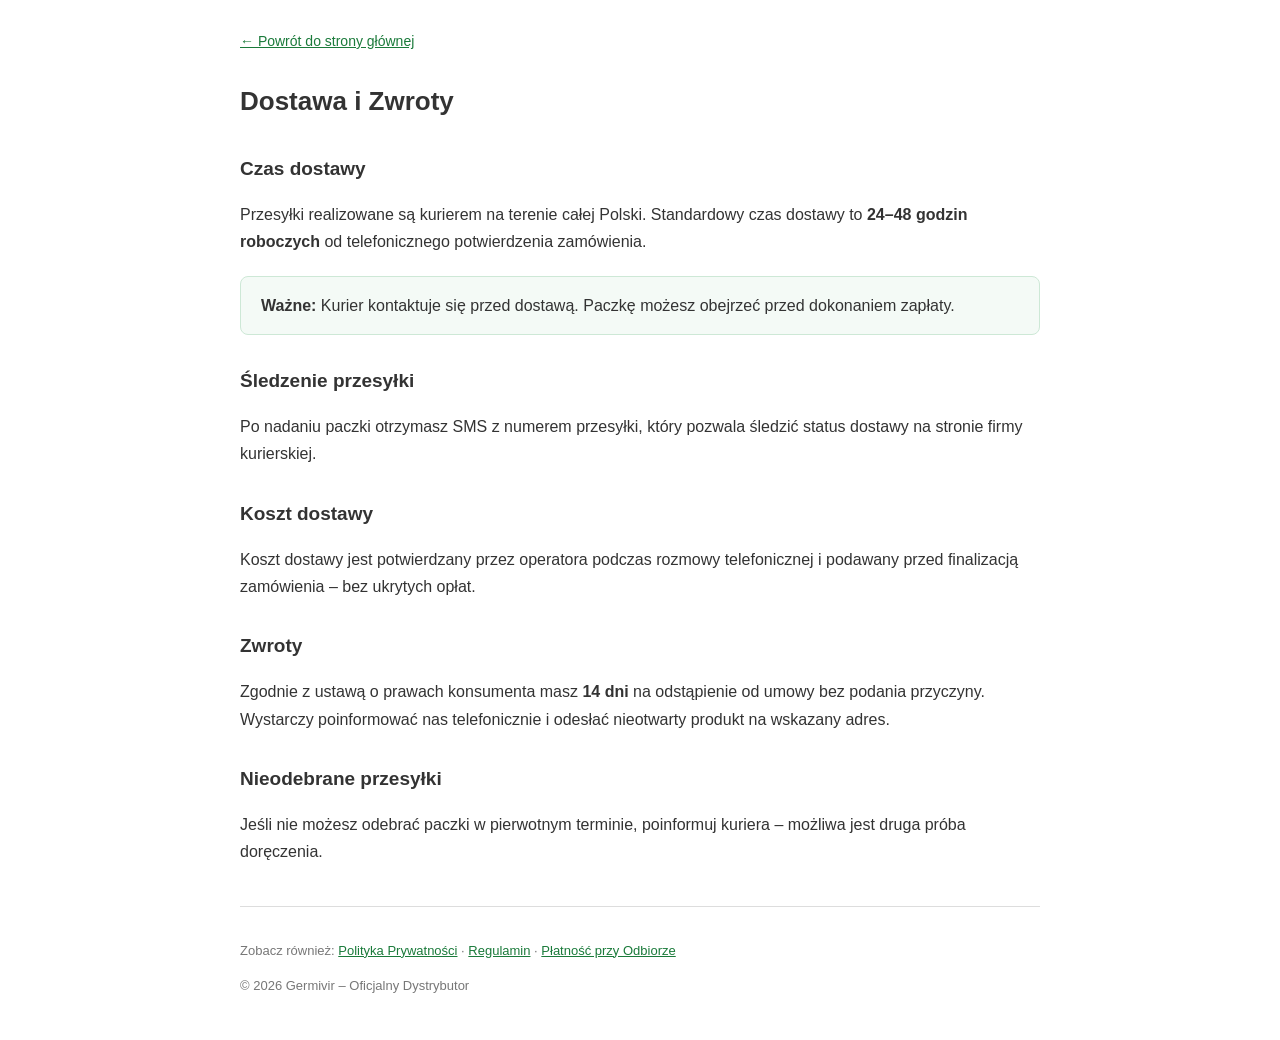
<file: dostawa-i-zwroty.html>
<!DOCTYPE html>
<html lang="pl-PL">
<head>
<meta charset="utf-8"><meta name="viewport" content="width=device-width, initial-scale=1">
<title>Dostawa i Zwroty – Germivir</title>
<meta name="robots" content="noindex, follow">
<style>body{font-family:Arial,sans-serif;max-width:800px;margin:0 auto;padding:30px 20px;color:#333;line-height:1.7}h1{font-size:26px}h2{font-size:19px;margin-top:30px}a{color:#1a7a3a}.nav{margin-bottom:25px;font-size:14px}.box{background:#f4faf6;border:1px solid #cde8d6;border-radius:8px;padding:15px 20px;margin:20px 0}.foot{margin-top:40px;padding-top:20px;border-top:1px solid #ddd;font-size:13px;color:#777}</style>
</head>
<body>
<div class="nav"><a href="/">← Powrót do strony głównej</a></div>
<h1>Dostawa i Zwroty</h1>
<h2>Czas dostawy</h2>
<p>Przesyłki realizowane są kurierem na terenie całej Polski. Standardowy czas dostawy to <strong>24–48 godzin roboczych</strong> od telefonicznego potwierdzenia zamówienia.</p>
<div class="box"><strong>Ważne:</strong> Kurier kontaktuje się przed dostawą. Paczkę możesz obejrzeć przed dokonaniem zapłaty.</div>
<h2>Śledzenie przesyłki</h2>
<p>Po nadaniu paczki otrzymasz SMS z numerem przesyłki, który pozwala śledzić status dostawy na stronie firmy kurierskiej.</p>
<h2>Koszt dostawy</h2>
<p>Koszt dostawy jest potwierdzany przez operatora podczas rozmowy telefonicznej i podawany przed finalizacją zamówienia – bez ukrytych opłat.</p>
<h2>Zwroty</h2>
<p>Zgodnie z ustawą o prawach konsumenta masz <strong>14 dni</strong> na odstąpienie od umowy bez podania przyczyny. Wystarczy poinformować nas telefonicznie i odesłać nieotwarty produkt na wskazany adres.</p>
<h2>Nieodebrane przesyłki</h2>
<p>Jeśli nie możesz odebrać paczki w pierwotnym terminie, poinformuj kuriera – możliwa jest druga próba doręczenia.</p>
<div class="foot">
<p>Zobacz również: <a href="/polityka-prywatnosci.html">Polityka Prywatności</a> · <a href="/regulamin.html">Regulamin</a> · <a href="/platnosc-przy-odbiorze.html">Płatność przy Odbiorze</a></p>
<p>© 2026 Germivir – Oficjalny Dystrybutor</p>
</div>
</body>
</html>
</file>
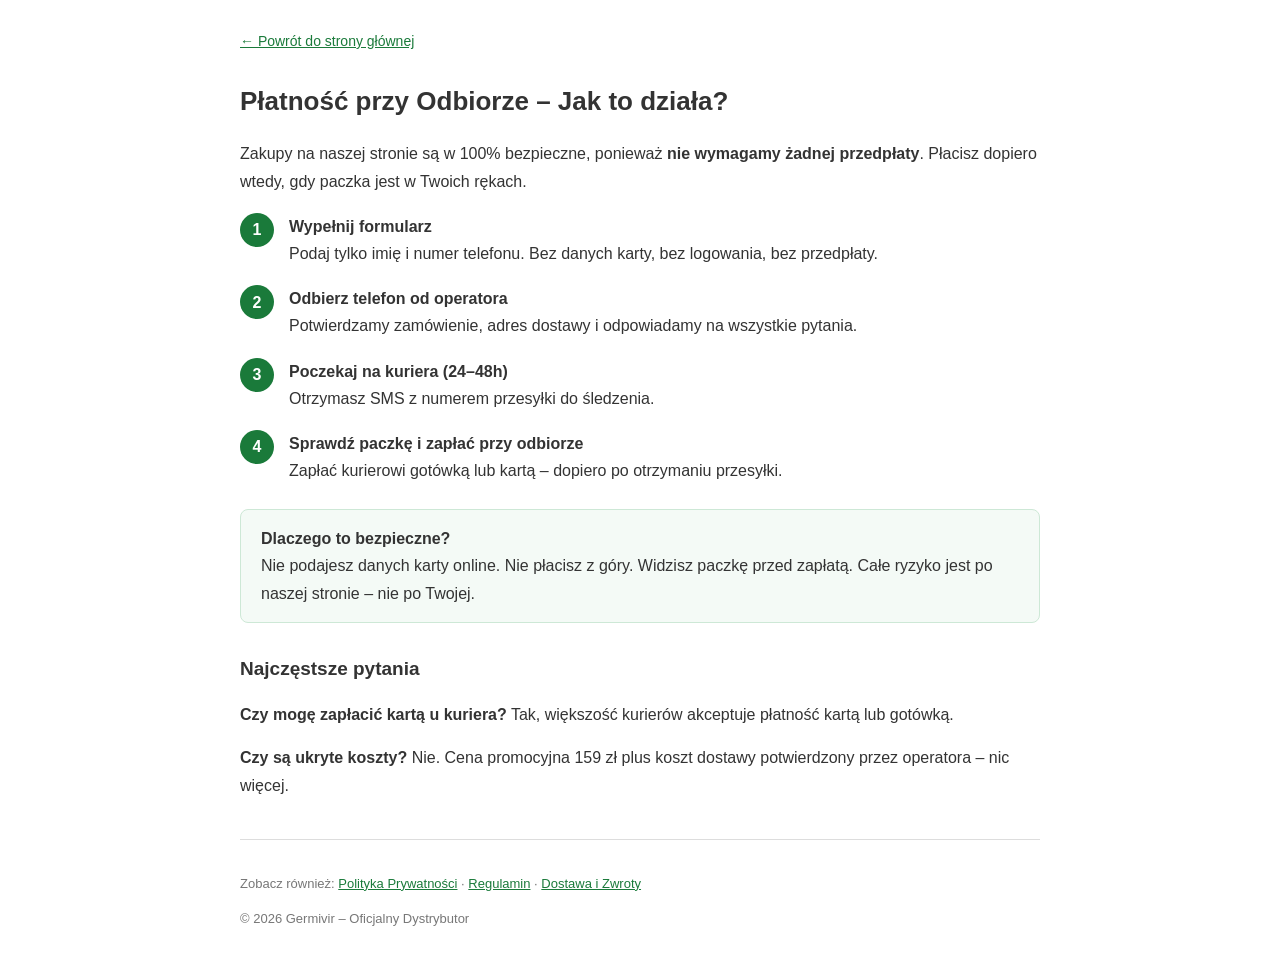
<file: platnosc-przy-odbiorze.html>
<!DOCTYPE html>
<html lang="pl-PL">
<head>
<meta charset="utf-8"><meta name="viewport" content="width=device-width, initial-scale=1">
<title>Płatność przy Odbiorze – Germivir</title>
<meta name="robots" content="noindex, follow">
<style>body{font-family:Arial,sans-serif;max-width:800px;margin:0 auto;padding:30px 20px;color:#333;line-height:1.7}h1{font-size:26px}h2{font-size:19px;margin-top:30px}a{color:#1a7a3a}.nav{margin-bottom:25px;font-size:14px}.step{display:flex;gap:15px;margin:18px 0;align-items:flex-start}.num{background:#1a7a3a;color:#fff;border-radius:50%;min-width:34px;height:34px;display:flex;align-items:center;justify-content:center;font-weight:700}.box{background:#f4faf6;border:1px solid #cde8d6;border-radius:8px;padding:15px 20px;margin:25px 0}.foot{margin-top:40px;padding-top:20px;border-top:1px solid #ddd;font-size:13px;color:#777}</style>
</head>
<body>
<div class="nav"><a href="/">← Powrót do strony głównej</a></div>
<h1>Płatność przy Odbiorze – Jak to działa?</h1>
<p>Zakupy na naszej stronie są w 100% bezpieczne, ponieważ <strong>nie wymagamy żadnej przedpłaty</strong>. Płacisz dopiero wtedy, gdy paczka jest w Twoich rękach.</p>

<div class="step"><div class="num">1</div><div><strong>Wypełnij formularz</strong><br>Podaj tylko imię i numer telefonu. Bez danych karty, bez logowania, bez przedpłaty.</div></div>
<div class="step"><div class="num">2</div><div><strong>Odbierz telefon od operatora</strong><br>Potwierdzamy zamówienie, adres dostawy i odpowiadamy na wszystkie pytania.</div></div>
<div class="step"><div class="num">3</div><div><strong>Poczekaj na kuriera (24–48h)</strong><br>Otrzymasz SMS z numerem przesyłki do śledzenia.</div></div>
<div class="step"><div class="num">4</div><div><strong>Sprawdź paczkę i zapłać przy odbiorze</strong><br>Zapłać kurierowi gotówką lub kartą – dopiero po otrzymaniu przesyłki.</div></div>

<div class="box"><strong>Dlaczego to bezpieczne?</strong><br>Nie podajesz danych karty online. Nie płacisz z góry. Widzisz paczkę przed zapłatą. Całe ryzyko jest po naszej stronie – nie po Twojej.</div>

<h2>Najczęstsze pytania</h2>
<p><strong>Czy mogę zapłacić kartą u kuriera?</strong> Tak, większość kurierów akceptuje płatność kartą lub gotówką.</p>
<p><strong>Czy są ukryte koszty?</strong> Nie. Cena promocyjna 159 zł plus koszt dostawy potwierdzony przez operatora – nic więcej.</p>
<div class="foot">
<p>Zobacz również: <a href="/polityka-prywatnosci.html">Polityka Prywatności</a> · <a href="/regulamin.html">Regulamin</a> · <a href="/dostawa-i-zwroty.html">Dostawa i Zwroty</a></p>
<p>© 2026 Germivir – Oficjalny Dystrybutor</p>
</div>
</body>
</html>
</file>
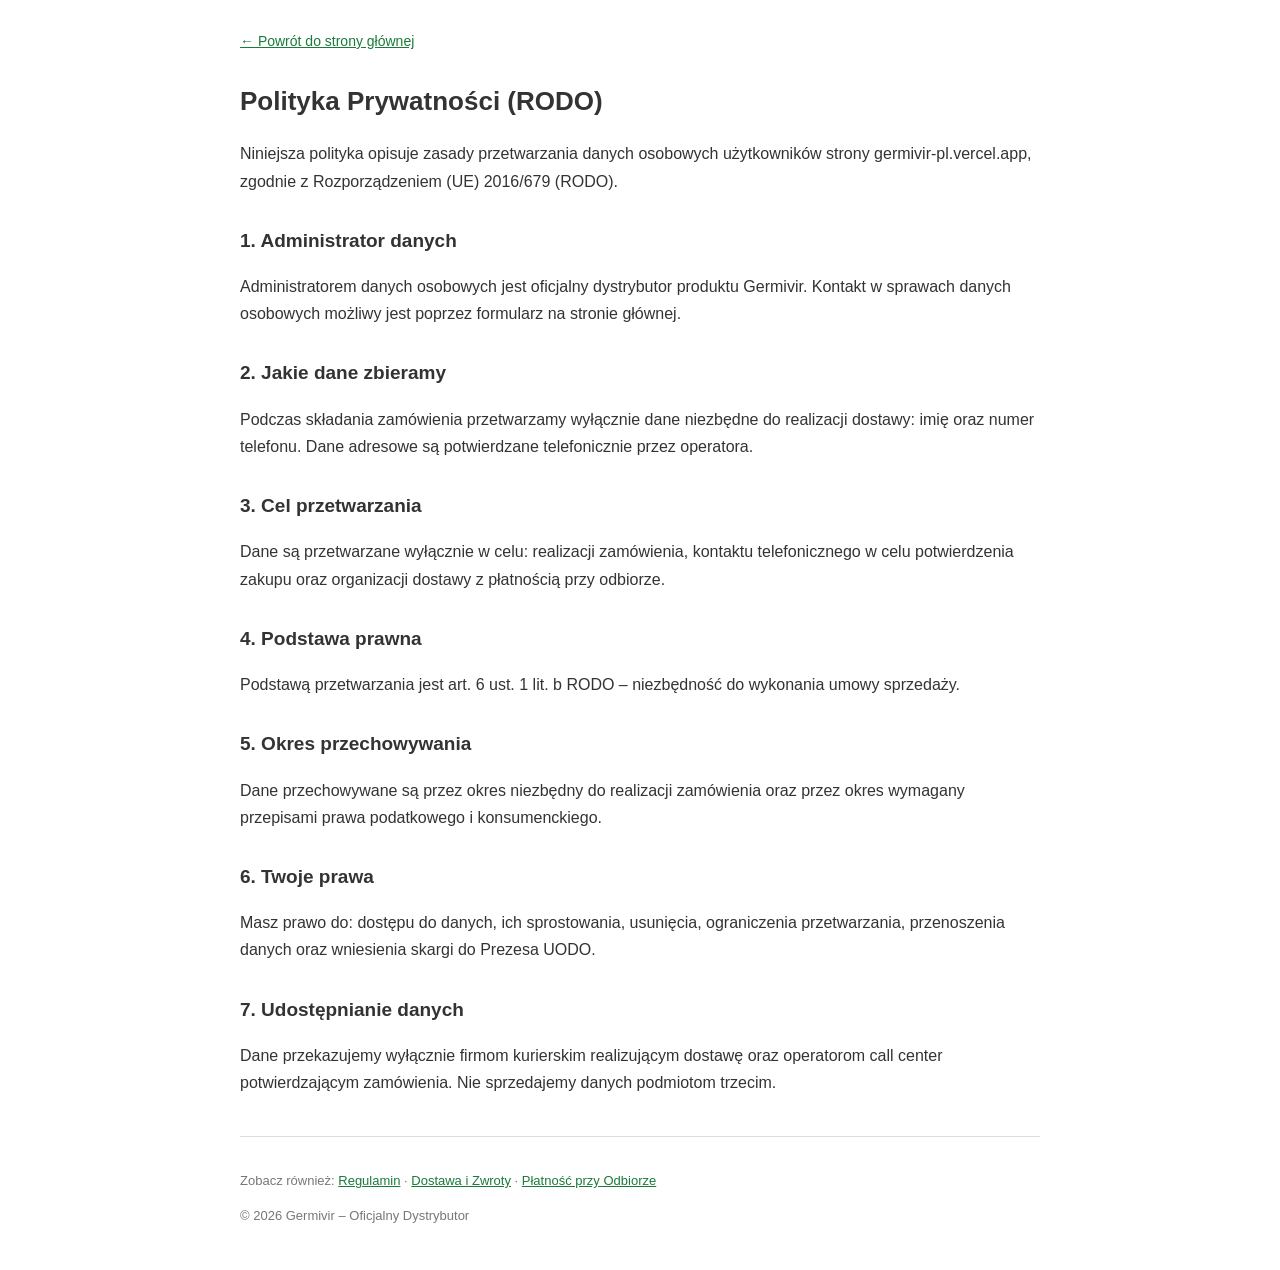
<file: polityka-prywatnosci.html>
<!DOCTYPE html>
<html lang="pl-PL">
<head>
<meta charset="utf-8"><meta name="viewport" content="width=device-width, initial-scale=1">
<title>Polityka Prywatności – Germivir</title>
<meta name="robots" content="noindex, follow">
<style>body{font-family:Arial,sans-serif;max-width:800px;margin:0 auto;padding:30px 20px;color:#333;line-height:1.7}h1{font-size:26px}h2{font-size:19px;margin-top:30px}a{color:#1a7a3a}.nav{margin-bottom:25px;font-size:14px}.foot{margin-top:40px;padding-top:20px;border-top:1px solid #ddd;font-size:13px;color:#777}</style>
</head>
<body>
<div class="nav"><a href="/">← Powrót do strony głównej</a></div>
<h1>Polityka Prywatności (RODO)</h1>
<p>Niniejsza polityka opisuje zasady przetwarzania danych osobowych użytkowników strony germivir-pl.vercel.app, zgodnie z Rozporządzeniem (UE) 2016/679 (RODO).</p>
<h2>1. Administrator danych</h2>
<p>Administratorem danych osobowych jest oficjalny dystrybutor produktu Germivir. Kontakt w sprawach danych osobowych możliwy jest poprzez formularz na stronie głównej.</p>
<h2>2. Jakie dane zbieramy</h2>
<p>Podczas składania zamówienia przetwarzamy wyłącznie dane niezbędne do realizacji dostawy: imię oraz numer telefonu. Dane adresowe są potwierdzane telefonicznie przez operatora.</p>
<h2>3. Cel przetwarzania</h2>
<p>Dane są przetwarzane wyłącznie w celu: realizacji zamówienia, kontaktu telefonicznego w celu potwierdzenia zakupu oraz organizacji dostawy z płatnością przy odbiorze.</p>
<h2>4. Podstawa prawna</h2>
<p>Podstawą przetwarzania jest art. 6 ust. 1 lit. b RODO – niezbędność do wykonania umowy sprzedaży.</p>
<h2>5. Okres przechowywania</h2>
<p>Dane przechowywane są przez okres niezbędny do realizacji zamówienia oraz przez okres wymagany przepisami prawa podatkowego i konsumenckiego.</p>
<h2>6. Twoje prawa</h2>
<p>Masz prawo do: dostępu do danych, ich sprostowania, usunięcia, ograniczenia przetwarzania, przenoszenia danych oraz wniesienia skargi do Prezesa UODO.</p>
<h2>7. Udostępnianie danych</h2>
<p>Dane przekazujemy wyłącznie firmom kurierskim realizującym dostawę oraz operatorom call center potwierdzającym zamówienia. Nie sprzedajemy danych podmiotom trzecim.</p>
<div class="foot">
<p>Zobacz również: <a href="/regulamin.html">Regulamin</a> · <a href="/dostawa-i-zwroty.html">Dostawa i Zwroty</a> · <a href="/platnosc-przy-odbiorze.html">Płatność przy Odbiorze</a></p>
<p>© 2026 Germivir – Oficjalny Dystrybutor</p>
</div>
</body>
</html>
</file>
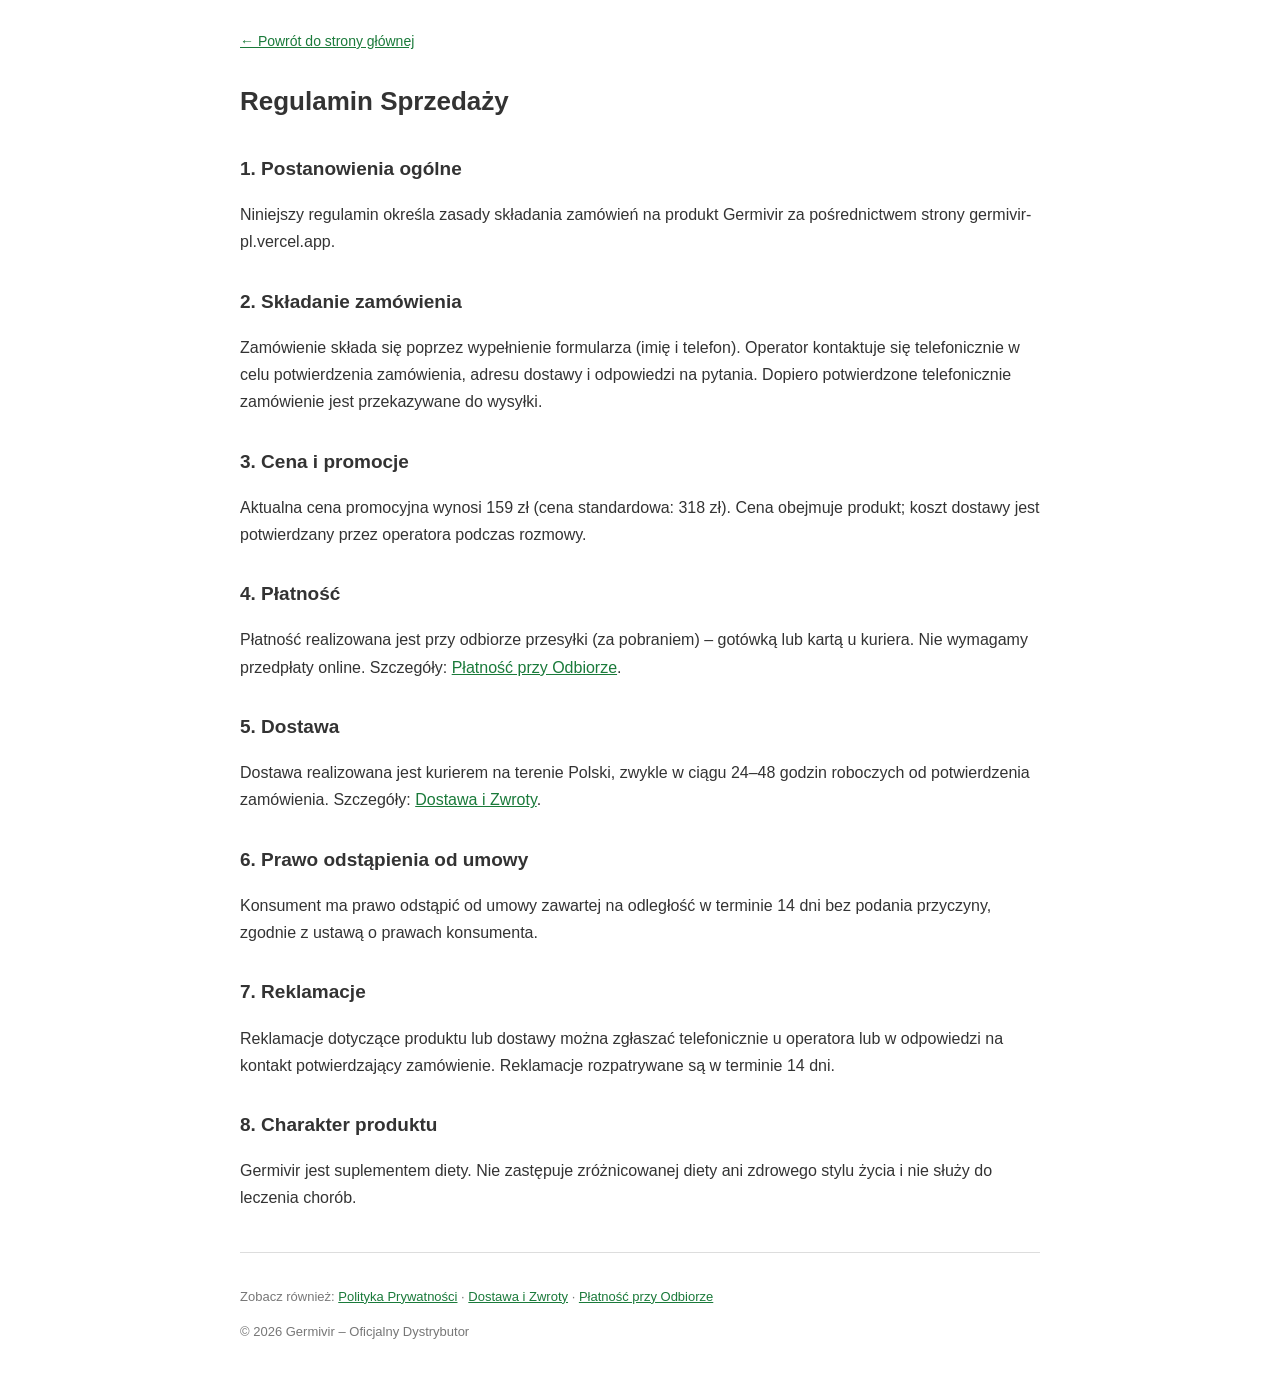
<file: regulamin.html>
<!DOCTYPE html>
<html lang="pl-PL">
<head>
<meta charset="utf-8"><meta name="viewport" content="width=device-width, initial-scale=1">
<title>Regulamin – Germivir</title>
<meta name="robots" content="noindex, follow">
<style>body{font-family:Arial,sans-serif;max-width:800px;margin:0 auto;padding:30px 20px;color:#333;line-height:1.7}h1{font-size:26px}h2{font-size:19px;margin-top:30px}a{color:#1a7a3a}.nav{margin-bottom:25px;font-size:14px}.foot{margin-top:40px;padding-top:20px;border-top:1px solid #ddd;font-size:13px;color:#777}</style>
</head>
<body>
<div class="nav"><a href="/">← Powrót do strony głównej</a></div>
<h1>Regulamin Sprzedaży</h1>
<h2>1. Postanowienia ogólne</h2>
<p>Niniejszy regulamin określa zasady składania zamówień na produkt Germivir za pośrednictwem strony germivir-pl.vercel.app.</p>
<h2>2. Składanie zamówienia</h2>
<p>Zamówienie składa się poprzez wypełnienie formularza (imię i telefon). Operator kontaktuje się telefonicznie w celu potwierdzenia zamówienia, adresu dostawy i odpowiedzi na pytania. Dopiero potwierdzone telefonicznie zamówienie jest przekazywane do wysyłki.</p>
<h2>3. Cena i promocje</h2>
<p>Aktualna cena promocyjna wynosi 159 zł (cena standardowa: 318 zł). Cena obejmuje produkt; koszt dostawy jest potwierdzany przez operatora podczas rozmowy.</p>
<h2>4. Płatność</h2>
<p>Płatność realizowana jest przy odbiorze przesyłki (za pobraniem) – gotówką lub kartą u kuriera. Nie wymagamy przedpłaty online. Szczegóły: <a href="/platnosc-przy-odbiorze.html">Płatność przy Odbiorze</a>.</p>
<h2>5. Dostawa</h2>
<p>Dostawa realizowana jest kurierem na terenie Polski, zwykle w ciągu 24–48 godzin roboczych od potwierdzenia zamówienia. Szczegóły: <a href="/dostawa-i-zwroty.html">Dostawa i Zwroty</a>.</p>
<h2>6. Prawo odstąpienia od umowy</h2>
<p>Konsument ma prawo odstąpić od umowy zawartej na odległość w terminie 14 dni bez podania przyczyny, zgodnie z ustawą o prawach konsumenta.</p>
<h2>7. Reklamacje</h2>
<p>Reklamacje dotyczące produktu lub dostawy można zgłaszać telefonicznie u operatora lub w odpowiedzi na kontakt potwierdzający zamówienie. Reklamacje rozpatrywane są w terminie 14 dni.</p>
<h2>8. Charakter produktu</h2>
<p>Germivir jest suplementem diety. Nie zastępuje zróżnicowanej diety ani zdrowego stylu życia i nie służy do leczenia chorób.</p>
<div class="foot">
<p>Zobacz również: <a href="/polityka-prywatnosci.html">Polityka Prywatności</a> · <a href="/dostawa-i-zwroty.html">Dostawa i Zwroty</a> · <a href="/platnosc-przy-odbiorze.html">Płatność przy Odbiorze</a></p>
<p>© 2026 Germivir – Oficjalny Dystrybutor</p>
</div>
</body>
</html>
</file>
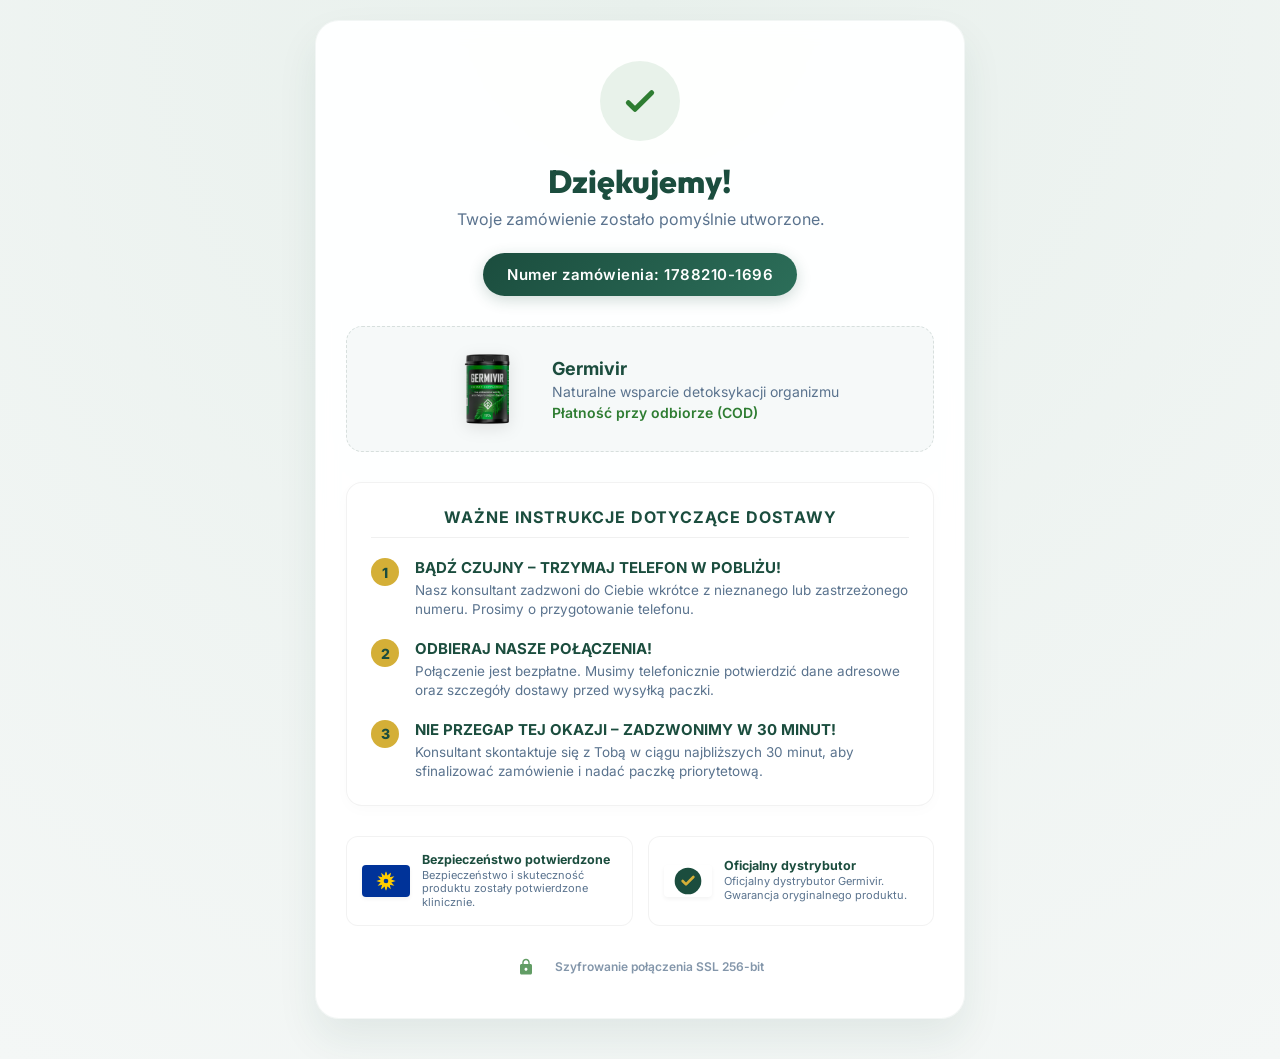
<file: success.html>
<!DOCTYPE html>
<html lang="pl-PL">
<head>
    <meta http-equiv="Content-Type" content="text/html;charset=UTF-8">
    <meta http-equiv="X-UA-Compatible" content="IE=edge">
    <meta name="viewport" content="width=device-width, initial-scale=1, maximum-scale=1.0">
    <title>Dziękujemy za zamówienie! - Germivir</title>
    <link href="https://fonts.googleapis.com/css2?family=Inter:wght@400;500;600;700;800&family=Outfit:wght@500;700;800&display=swap" rel="stylesheet">
    <style>
        :root {
            --primary: #1b4d3e;
            --primary-light: #2c6e59;
            --accent: #d4af37;
            --success: #2e7d32;
            --bg: #f4f7f6;
            --text-dark: #2c3e50;
            --text-light: #5a738e;
            --card-bg: rgba(255, 255, 255, 0.95);
        }
        * {
            margin: 0;
            padding: 0;
            box-sizing: border-box;
        }
        body {
            font-family: 'Inter', sans-serif;
            background: radial-gradient(circle at top, #e8f0ec 0%, var(--bg) 100%);
            color: var(--text-dark);
            min-height: 100vh;
            display: flex;
            flex-direction: column;
            align-items: center;
            justify-content: center;
            padding: 20px;
        }
        .container {
            max-width: 650px;
            width: 100%;
            background: var(--card-bg);
            border-radius: 24px;
            box-shadow: 0 20px 40px rgba(27, 77, 62, 0.08);
            border: 1px solid rgba(27, 77, 62, 0.05);
            padding: 40px 30px;
            text-align: center;
            backdrop-filter: blur(10px);
            margin-bottom: 20px;
        }
        
        /* Success Icon */
        .success-checkmark {
            width: 80px;
            height: 80px;
            margin: 0 auto 20px;
            background: rgba(46, 125, 50, 0.1);
            border-radius: 50%;
            display: flex;
            align-items: center;
            justify-content: center;
            animation: scaleUp 0.5s ease-out forwards;
        }
        .success-checkmark svg {
            width: 40px;
            height: 40px;
            color: var(--success);
            stroke-width: 3;
            animation: drawCheck 0.4s 0.3s ease-out forwards;
            stroke-dasharray: 50;
            stroke-dashoffset: 50;
        }

        h2 {
            font-family: 'Outfit', sans-serif;
            font-size: 32px;
            font-weight: 800;
            color: var(--primary);
            margin-bottom: 8px;
        }
        .subtitle {
            font-size: 16px;
            color: var(--text-light);
            margin-bottom: 24px;
        }
        
        /* Order Badge */
        .order-badge {
            background: linear-gradient(135deg, var(--primary) 0%, var(--primary-light) 100%);
            color: #ffffff;
            display: inline-block;
            padding: 12px 24px;
            border-radius: 30px;
            font-weight: 600;
            font-size: 15px;
            box-shadow: 0 4px 15px rgba(27, 77, 62, 0.2);
            margin-bottom: 30px;
            letter-spacing: 0.5px;
        }
        
        /* Product Block */
        .product-card {
            background: rgba(27, 77, 62, 0.03);
            border: 1px dashed rgba(27, 77, 62, 0.15);
            border-radius: 16px;
            padding: 20px;
            display: flex;
            align-items: center;
            justify-content: center;
            gap: 20px;
            margin-bottom: 30px;
        }
        .product-card img {
            max-width: 90px;
            height: auto;
            filter: drop-shadow(0 4px 8px rgba(0,0,0,0.1));
        }
        .product-details {
            text-align: left;
        }
        .product-details h4 {
            font-size: 18px;
            color: var(--primary);
            font-weight: 700;
            margin-bottom: 4px;
        }
        .product-details p {
            font-size: 14px;
            color: var(--text-light);
        }

        /* 3 Main Triggers Block */
        .triggers-section {
            background: #ffffff;
            border-radius: 16px;
            box-shadow: 0 4px 15px rgba(0,0,0,0.02);
            border: 1px solid rgba(0,0,0,0.05);
            padding: 24px;
            margin-bottom: 30px;
            text-align: left;
        }
        .triggers-title {
            font-size: 16px;
            font-weight: 700;
            color: var(--primary);
            text-transform: uppercase;
            letter-spacing: 1px;
            margin-bottom: 20px;
            text-align: center;
            border-bottom: 1px solid rgba(0,0,0,0.06);
            padding-bottom: 10px;
        }
        .trigger-item {
            display: flex;
            align-items: flex-start;
            gap: 16px;
            margin-bottom: 20px;
        }
        .trigger-item:last-child {
            margin-bottom: 0;
        }
        .trigger-num {
            background: var(--accent);
            color: var(--primary);
            font-weight: 800;
            width: 28px;
            height: 28px;
            border-radius: 50%;
            display: flex;
            align-items: center;
            justify-content: center;
            flex-shrink: 0;
            font-size: 14px;
        }
        .trigger-text h5 {
            font-size: 15px;
            font-weight: 700;
            color: var(--primary);
            margin-bottom: 4px;
        }
        .trigger-text p {
            font-size: 13.5px;
            color: var(--text-light);
            line-height: 1.4;
        }

        /* Trust badges */
        .trust-badges {
            display: grid;
            grid-template-columns: 1fr 1fr;
            gap: 15px;
            margin-bottom: 30px;
        }
        .trust-badge-card {
            background: rgba(255, 255, 255, 0.8);
            border: 1px solid rgba(0,0,0,0.05);
            border-radius: 12px;
            padding: 15px;
            display: flex;
            align-items: center;
            gap: 12px;
            text-align: left;
        }
        .trust-badge-card svg {
            width: 48px;
            height: 32px;
            flex-shrink: 0;
            border-radius: 4px;
            box-shadow: 0 2px 4px rgba(0,0,0,0.05);
        }
        .trust-badge-card div h6 {
            font-size: 12.5px;
            font-weight: 700;
            color: var(--primary);
            margin-bottom: 2px;
        }
        .trust-badge-card div p {
            font-size: 11px;
            color: var(--text-light);
            line-height: 1.25;
        }

        /* Safety Seals Footer */
        .security-seals {
            display: flex;
            justify-content: center;
            align-items: center;
            gap: 20px;
            opacity: 0.75;
            margin-top: 10px;
        }
        .security-seals svg {
            height: 22px;
        }

        /* Animations */
        @keyframes scaleUp {
            from { transform: scale(0.8); opacity: 0; }
            to { transform: scale(1); opacity: 1; }
        }
        @keyframes drawCheck {
            to { stroke-dashoffset: 0; }
        }

        @media (max-width: 576px) {
            .container {
                padding: 30px 20px;
            }
            h2 {
                font-size: 26px;
            }
            .trust-badges {
                grid-template-columns: 1fr;
            }
            .product-card {
                flex-direction: column;
                text-align: center;
            }
            .product-details {
                text-align: center;
            }
        }
    </style>
    <script type="text/javascript">
    (function(c,l,a,r,i,t,y){
        c[a]=c[a]||function(){(c[a].q=c[a].q||[]).push(arguments)};
        t=l.createElement(r);t.async=1;t.src="https://www.clarity.ms/tag/"+i;
        y=l.getElementsByTagName(r)[0];y.parentNode.insertBefore(t,y);
    })(window, document, "clarity", "script", "x4jxt9tiz6");
</script>
</head>
<body>
    <div class="container">
        <!-- Success Icon -->
        <div class="success-checkmark">
            <svg xmlns="http://www.w3.org/2000/svg" fill="none" viewBox="0 0 24 24" stroke="currentColor">
                <path stroke-linecap="round" stroke-linejoin="round" d="M5 13l4 4L19 7" />
            </svg>
        </div>

        <h2>Dziękujemy!</h2>
        <p class="subtitle">Twoje zamówienie zostało pomyślnie utworzone.</p>

        <!-- Order Number Badge -->
        <div class="order-badge" id="order-number-display">
            Numer zamówienia: generowanie...
        </div>

        <!-- Product Preview Card -->
        <div class="product-card">
            <img src="img/product.png" alt="Germivir">
            <div class="product-details">
                <h4>Germivir</h4>
                <p>Naturalne wsparcie detoksykacji organizmu</p>
                <p style="font-weight: 600; color: var(--success); margin-top: 4px;">Płatność przy odbiorze (COD)</p>
            </div>
        </div>

        <!-- 3 Crucial Time Triggers -->
        <div class="triggers-section">
            <div class="triggers-title">Ważne instrukcje dotyczące dostawy</div>
            
            <div class="trigger-item">
                <div class="trigger-num">1</div>
                <div class="trigger-text">
                    <h5>BĄDŹ CZUJNY – TRZYMAJ TELEFON W POBLIŻU!</h5>
                    <p>Nasz konsultant zadzwoni do Ciebie wkrótce z nieznanego lub zastrzeżonego numeru. Prosimy o przygotowanie telefonu.</p>
                </div>
            </div>

            <div class="trigger-item">
                <div class="trigger-num">2</div>
                <div class="trigger-text">
                    <h5>ODBIERAJ NASZE POŁĄCZENIA!</h5>
                    <p>Połączenie jest bezpłatne. Musimy telefonicznie potwierdzić dane adresowe oraz szczegóły dostawy przed wysyłką paczki.</p>
                </div>
            </div>

            <div class="trigger-item">
                <div class="trigger-num">3</div>
                <div class="trigger-text">
                    <h5>NIE PRZEGAP TEJ OKAZJI – ZADZWONIMY W 30 MINUT!</h5>
                    <p>Konsultant skontaktuje się z Tobą w ciągu najbliższych 30 minut, aby sfinalizować zamówienie i nadać paczkę priorytetową.</p>
                </div>
            </div>
        </div>

        <!-- Trust Badges (EU & Distributor) -->
        <div class="trust-badges">
            <!-- EU Badge -->
            <div class="trust-badge-card">
                <svg viewBox="0 0 120 80" xmlns="http://www.w3.org/2000/svg">
                    <rect width="120" height="80" fill="#039"/>
                    <g transform="translate(60,40)">
                        <g id="s">
                            <g id="s2">
                                <g id="s4">
                                    <path d="M0-24l6,18h-12z" fill="#fc0" id="star"/>
                                    <use href="#star" transform="rotate(30)"/>
                                </g>
                                <use href="#s4" transform="rotate(60)"/>
                            </g>
                            <use href="#s2" transform="rotate(120)"/>
                        </g>
                        <use href="#s" transform="rotate(180)"/>
                    </g>
                </svg>
                <div>
                    <h6>Bezpieczeństwo potwierdzone</h6>
                    <p>Bezpieczeństwo i skuteczność produktu zostały potwierdzone klinicznie.</p>
                </div>
            </div>

            <!-- Distributor Badge -->
            <div class="trust-badge-card">
                <svg viewBox="0 0 48 48" fill="none" xmlns="http://www.w3.org/2000/svg">
                    <circle cx="24" cy="24" r="20" fill="#1b4d3e" />
                    <path d="M16 24L21 29L32 18" stroke="#d4af37" stroke-width="4" stroke-linecap="round" stroke-linejoin="round" />
                </svg>
                <div>
                    <h6>Oficjalny dystrybutor</h6>
                    <p>Oficjalny dystrybutor Germivir. Gwarancja oryginalnego produktu.</p>
                </div>
            </div>
        </div>

        <!-- Security Seals -->
        <div class="security-seals">
            <!-- SSL Secure Icon -->
            <svg viewBox="0 0 24 24" fill="currentColor" style="width: 18px; color: var(--success);"><path d="M18 8h-1V6c0-2.76-2.24-5-5-5S7 3.24 7 6v2H6c-1.1 0-2 .9-2 2v10c0 1.1.9 2 2 2h12c1.1 0 2-.9 2-2V10c0-1.1-.9-2-2-2zm-6 9c-1.1 0-2-.9-2-2s.9-2 2-2 2 .9 2 2-.9 2-2 2zm3.1-9H8.9V6c0-1.71 1.39-3.1 3.1-3.1 1.71 0 3.1 1.39 3.1 3.1v2z"/></svg>
            <span style="font-size: 12px; font-weight: 600; color: var(--text-light);">Szyfrowanie połączenia SSL 256-bit</span>
        </div>
    </div>

    <!-- Script to Generate Order Number -->
    <script>
        (function() {
            var urlParams = new URLSearchParams(window.location.search);
            var leadId = urlParams.get('id') || Math.floor(Math.random() * 9999) + 1;
            var randomPrefix = Math.floor(1000000 + Math.random() * 9000000);
            var orderIdString = "Numer zamówienia: " + randomPrefix + "-" + leadId;
            document.getElementById('order-number-display').textContent = orderIdString;
        })();
    </script>
</body>
</html>
</file>
<file: css/style.css>
/* stylelint-disable */

.no-scroll {
  overflow: hidden;
}

*,
::after,
::before {
  -webkit-box-sizing: border-box;
  box-sizing: border-box;
}

* {
  padding: 0;
  margin: 0;
  background-repeat: no-repeat;
}

::before,
::after {
  text-decoration: inherit;
  vertical-align: inherit;
}

html {
  font-size: 16px;
  -webkit-text-size-adjust: 100%;
  -moz-text-size-adjust: 100%;
  -ms-text-size-adjust: 100%;
  text-size-adjust: 100%;
}

body {
  min-width: 320px;
  font-family: "Raleway", sans-serif;
  font-weight: 400;
  font-size: 16px;
  line-height: 1.2;
  color: #000;
  background-color: #fff;
}

article,
aside,
details,
figcaption,
figure,
footer,
header,
main,
menu,
nav,
section,
summary {
  display: block;
}

audio,
canvas,
progress,
video {
  display: inline-block;
  vertical-align: baseline;
}

button::-moz-focus-inner,
input::-moz-focus-inner {
  padding: 0;
  border: 0;
}

abbr[title] {
  text-decoration: none;
  cursor: help;
  border-bottom: 1px dotted;
}

audio:not([controls]) {
  display: none;
  height: 0;
}

b,
strong {
  font-weight: 700;
}

button,
select {
  text-transform: none;
}

button,
input,
select {
  overflow: visible;
}

button,
input,
optgroup,
select,
textarea {
  font: inherit;
  color: inherit;
}

code,
kbd,
pre,
samp {
  font-family: monospace, monospace;
  font-size: 1em;
}

dfn,
i {
  font-style: italic;
}

mark {
  color: #000;
  background: transparent;
}

progress {
  vertical-align: baseline;
}

img,
svg {
  max-width: 100%;
  vertical-align: middle;
  border: 0;
}

select {
  -moz-appearance: none;
  -webkit-appearance: none;
}

select::-ms-expand {
  display: none;
}

select::-ms-value {
  color: currentColor;
}

svg:not(:root) {
  overflow: hidden;
}

small {
  font-size: .8em;
}

sub,
sup {
  position: relative;
  font-size: 75%;
  line-height: 0;
  vertical-align: baseline;
}

sub {
  bottom: -.25em;
}

sup {
  top: -.5em;
}

textarea {
  overflow: auto;
}

hr {
  height: 0;
  overflow: visible;
}

table {
  max-width: 100%;
  border-spacing: 0;
  border-collapse: collapse;
}

td,
th {
  padding: 0;
  text-align: left;
}

template,
[hidden] {
  display: none;
}

[disabled] {
  cursor: default;
}

[type="number"]::-webkit-inner-spin-button,
[type="number"]::-webkit-outer-spin-button {
  height: auto;
}

[type="search"] {
  -webkit-appearance: textfield;
  -moz-appearance: textfield;
  appearance: textfield;
}

[type="search"]::-webkit-search-cancel-button,
[type="search"]::-webkit-search-decoration {
  -webkit-appearance: none;
  appearance: none;
}

::-webkit-file-upload-button {
  font: inherit;
  -webkit-appearance: button;
  appearance: button;
}

button,
html [type="button"],
[type="reset"],
[type="submit"] {
  cursor: pointer;
  -webkit-appearance: button;
  -moz-appearance: button;
  appearance: button;
}

main {
  overflow-y: hidden;
}

/* stylelint-disable */

.btn {
  position: relative;
  z-index: 1;
  display: inline-block;
  padding: 25px 46px;
  color: #000;
  text-align: center;
  cursor: pointer;
  background-color: transparent;
  -webkit-transition: 0.3s;
  -o-transition: 0.3s;
  transition: 0.3s;
}

.btn:hover {
  color: #000;
  text-decoration: none;
}

.container {
  max-width: 1030px;
  padding-right: 15px;
  padding-left: 15px;
  margin-right: auto;
  margin-left: auto;
}

/* stylelint-disable */

@font-face {
  font-family: 'Montserrat';
  src: url("../fonts/Montserrat/Montserrat-Regular.woff2") format("woff2"), url("../fonts/Montserrat/Montserrat-Regular.woff") format("woff");
  font-style: normal;
  font-weight: 400;
}

@font-face {
  font-family: 'Montserrat';
  src: url("../fonts/Montserrat/Montserrat-Medium.woff2") format("woff2"), url("../fonts/Montserrat/Montserrat-Medium.woff") format("woff");
  font-style: normal;
  font-weight: 500;
}

@font-face {
  font-family: 'Montserrat';
  src: url("../fonts/Montserrat/Montserrat-SemiBold.woff2") format("woff2"), url("../fonts/Montserrat/Montserrat-SemiBold.woff") format("woff");
  font-style: normal;
  font-weight: 600;
}

@font-face {
  font-family: 'Montserrat';
  src: url("../fonts/Montserrat/Montserrat-Bold.woff2") format("woff2"), url("../fonts/Montserrat/Montserrat-Bold.woff") format("woff");
  font-style: normal;
  font-weight: 700;
}

@font-face {
  font-family: 'Montserrat';
  src: url("../fonts/Montserrat/Montserrat-BoldItalic.woff2") format("woff2"), url("../fonts/Montserrat/Montserrat-BoldItalic.woff") format("woff");
  font-style: normal;
  font-weight: 750;
}

@font-face {
  font-family: 'Montserrat';
  src: url("../fonts/Montserrat/Montserrat-ExtraBold.woff2") format("woff2"), url("../fonts/Montserrat/Montserrat-ExtraBold.woff") format("woff");
  font-style: normal;
  font-weight: 800;
}

@font-face {
  font-family: 'Raleway';
  src: url("../fonts/Raleway/Raleway-Regular.woff2") format("woff2"), url("../fonts/Raleway/Raleway-Regular.woff") format("woff");
  font-style: normal;
  font-weight: 400;
}

@font-face {
  font-family: 'Raleway';
  src: url("../fonts/Raleway/Raleway-Medium.woff2") format("woff2"), url("../fonts/Raleway/Raleway-Medium.woff") format("woff");
  font-style: normal;
  font-weight: 500;
}

@font-face {
  font-family: 'Raleway';
  src: url("../fonts/Raleway/Raleway-SemiBold.woff2") format("woff2"), url("../fonts/Raleway/Raleway-SemiBold.woff") format("woff");
  font-style: normal;
  font-weight: 600;
}

@font-face {
  font-family: 'Raleway';
  src: url("../fonts/Raleway/Raleway-Bold.woff2") format("woff2"), url("../fonts/Raleway/Raleway-Bold.woff") format("woff");
  font-style: normal;
  font-weight: 700;
}

@font-face {
  font-family: 'Raleway';
  src: url("../fonts/Raleway/Raleway-ExtraBold.woff2") format("woff2"), url("../fonts/Raleway/Raleway-ExtraBold.woff") format("woff");
  font-style: normal;
  font-weight: 800;
}

@font-face {
  font-family: 'Raleway';
  src: url("../fonts/Raleway/Raleway-Black.woff2") format("woff2"), url("../fonts/Raleway/Raleway-Black.woff") format("woff");
  font-style: normal;
  font-weight: 900;
}

@font-face {
  font-family: 'Oswald';
  src: url("../fonts/Oswald/Oswald-Bold.woff2") format("woff2"), url("../fonts/Oswald/Oswald-Bold.woff") format("woff");
  font-style: normal;
  font-weight: 700;
}

.section {
  padding-top: 60px;
  padding-bottom: 60px;
}

.section_face {
  /*padding-bottom: 120px;*/
  background-image: url("../img/face-bg.jpg");
  background-position: center bottom;
  background-size: cover;
}

.section_clear {
  padding-bottom: 150px;
  background-image: url("../img/clear.jpg");
  background-position: center bottom;
  background-size: cover;
}

.section_infected {
  padding-top: 150px;
  overflow-x: hidden;
}

.section_parasites {
  background-image: url("../img/parasites.jpg");
  background-position: center center;
  background-size: cover;
}

.section_who {
  background-image: url("../img/who.jpg");
  background-position: center center;
  background-size: cover;
}

.section_video {
  position: relative;
  z-index: -1;
  display: -webkit-box;
  display: -ms-flexbox;
  display: flex;
  -webkit-box-align: center;
  -ms-flex-align: center;
  align-items: center;
  -webkit-box-pack: center;
  -ms-flex-pack: center;
  justify-content: center;
  padding-top: 0;
  padding-bottom: 0;
  margin-bottom: 60px;
  overflow: hidden;
}

.section_video video {
  z-index: 3;
  width: 100%;
  min-height: 100%;
  background: rgba(0, 0, 0, 0.6);
}

.section_video::before {
  position: absolute;
  top: 0;
  right: 0;
  bottom: 0;
  left: 0;
  z-index: 4;
  content: '';
  background-color: rgba(0, 0, 0, 0.3);
}

.section_count {
  background-image: url("../img/count.jpg");
  background-position: center bottom;
  background-size: cover;
}

.section_protect {
  padding-top: 140px;
  padding-bottom: 140px;
  background-image: url("../img/protect.jpg");
  background-position: center top;
  background-size: cover;
}

.section_info {
  padding-top: 30px;
  padding-bottom: 0;
}

.section_ingredients {
  background-image: url("../img/ingredients.jpg");
  background-position: center center;
  background-size: cover;
}

.section_garant {
  background-image: url("../img/garant.jpg");
  background-position: center center;
  background-size: cover;
}

.section_delivery {
  padding-top: 0;
}

.section__title {
  font-family: "Raleway", sans-serif;
  font-weight: 900;
}

/* stylelint-disable */

[data-aos][data-aos][data-aos-duration="50"],
body[data-aos-duration="50"] [data-aos] {
  -webkit-transition-duration: 50ms;
  -o-transition-duration: 50ms;
  transition-duration: 50ms;
}

[data-aos][data-aos][data-aos-delay="50"],
body[data-aos-delay="50"] [data-aos] {
  -webkit-transition-delay: 0;
  -o-transition-delay: 0;
  transition-delay: 0;
}

[data-aos][data-aos][data-aos-delay="50"].aos-animate,
body[data-aos-delay="50"] [data-aos].aos-animate {
  -webkit-transition-delay: 50ms;
  -o-transition-delay: 50ms;
  transition-delay: 50ms;
}

[data-aos][data-aos][data-aos-duration="100"],
body[data-aos-duration="100"] [data-aos] {
  -webkit-transition-duration: .1s;
  -o-transition-duration: .1s;
  transition-duration: .1s;
}

[data-aos][data-aos][data-aos-delay="100"],
body[data-aos-delay="100"] [data-aos] {
  -webkit-transition-delay: 0;
  -o-transition-delay: 0;
  transition-delay: 0;
}

[data-aos][data-aos][data-aos-delay="100"].aos-animate,
body[data-aos-delay="100"] [data-aos].aos-animate {
  -webkit-transition-delay: .1s;
  -o-transition-delay: .1s;
  transition-delay: .1s;
}

[data-aos][data-aos][data-aos-duration="150"],
body[data-aos-duration="150"] [data-aos] {
  -webkit-transition-duration: .15s;
  -o-transition-duration: .15s;
  transition-duration: .15s;
}

[data-aos][data-aos][data-aos-delay="150"],
body[data-aos-delay="150"] [data-aos] {
  -webkit-transition-delay: 0;
  -o-transition-delay: 0;
  transition-delay: 0;
}

[data-aos][data-aos][data-aos-delay="150"].aos-animate,
body[data-aos-delay="150"] [data-aos].aos-animate {
  -webkit-transition-delay: .15s;
  -o-transition-delay: .15s;
  transition-delay: .15s;
}

[data-aos][data-aos][data-aos-duration="200"],
body[data-aos-duration="200"] [data-aos] {
  -webkit-transition-duration: .2s;
  -o-transition-duration: .2s;
  transition-duration: .2s;
}

[data-aos][data-aos][data-aos-delay="200"],
body[data-aos-delay="200"] [data-aos] {
  -webkit-transition-delay: 0;
  -o-transition-delay: 0;
  transition-delay: 0;
}

[data-aos][data-aos][data-aos-delay="200"].aos-animate,
body[data-aos-delay="200"] [data-aos].aos-animate {
  -webkit-transition-delay: .2s;
  -o-transition-delay: .2s;
  transition-delay: .2s;
}

[data-aos][data-aos][data-aos-duration="250"],
body[data-aos-duration="250"] [data-aos] {
  -webkit-transition-duration: .25s;
  -o-transition-duration: .25s;
  transition-duration: .25s;
}

[data-aos][data-aos][data-aos-delay="250"],
body[data-aos-delay="250"] [data-aos] {
  -webkit-transition-delay: 0;
  -o-transition-delay: 0;
  transition-delay: 0;
}

[data-aos][data-aos][data-aos-delay="250"].aos-animate,
body[data-aos-delay="250"] [data-aos].aos-animate {
  -webkit-transition-delay: .25s;
  -o-transition-delay: .25s;
  transition-delay: .25s;
}

[data-aos][data-aos][data-aos-duration="300"],
body[data-aos-duration="300"] [data-aos] {
  -webkit-transition-duration: .3s;
  -o-transition-duration: .3s;
  transition-duration: .3s;
}

[data-aos][data-aos][data-aos-delay="300"],
body[data-aos-delay="300"] [data-aos] {
  -webkit-transition-delay: 0;
  -o-transition-delay: 0;
  transition-delay: 0;
}

[data-aos][data-aos][data-aos-delay="300"].aos-animate,
body[data-aos-delay="300"] [data-aos].aos-animate {
  -webkit-transition-delay: .3s;
  -o-transition-delay: .3s;
  transition-delay: .3s;
}

[data-aos][data-aos][data-aos-duration="350"],
body[data-aos-duration="350"] [data-aos] {
  -webkit-transition-duration: .35s;
  -o-transition-duration: .35s;
  transition-duration: .35s;
}

[data-aos][data-aos][data-aos-delay="350"],
body[data-aos-delay="350"] [data-aos] {
  -webkit-transition-delay: 0;
  -o-transition-delay: 0;
  transition-delay: 0;
}

[data-aos][data-aos][data-aos-delay="350"].aos-animate,
body[data-aos-delay="350"] [data-aos].aos-animate {
  -webkit-transition-delay: .35s;
  -o-transition-delay: .35s;
  transition-delay: .35s;
}

[data-aos][data-aos][data-aos-duration="400"],
body[data-aos-duration="400"] [data-aos] {
  -webkit-transition-duration: .4s;
  -o-transition-duration: .4s;
  transition-duration: .4s;
}

[data-aos][data-aos][data-aos-delay="400"],
body[data-aos-delay="400"] [data-aos] {
  -webkit-transition-delay: 0;
  -o-transition-delay: 0;
  transition-delay: 0;
}

[data-aos][data-aos][data-aos-delay="400"].aos-animate,
body[data-aos-delay="400"] [data-aos].aos-animate {
  -webkit-transition-delay: .4s;
  -o-transition-delay: .4s;
  transition-delay: .4s;
}

[data-aos][data-aos][data-aos-duration="450"],
body[data-aos-duration="450"] [data-aos] {
  -webkit-transition-duration: .45s;
  -o-transition-duration: .45s;
  transition-duration: .45s;
}

[data-aos][data-aos][data-aos-delay="450"],
body[data-aos-delay="450"] [data-aos] {
  -webkit-transition-delay: 0;
  -o-transition-delay: 0;
  transition-delay: 0;
}

[data-aos][data-aos][data-aos-delay="450"].aos-animate,
body[data-aos-delay="450"] [data-aos].aos-animate {
  -webkit-transition-delay: .45s;
  -o-transition-delay: .45s;
  transition-delay: .45s;
}

[data-aos][data-aos][data-aos-duration="500"],
body[data-aos-duration="500"] [data-aos] {
  -webkit-transition-duration: .5s;
  -o-transition-duration: .5s;
  transition-duration: .5s;
}

[data-aos][data-aos][data-aos-delay="500"],
body[data-aos-delay="500"] [data-aos] {
  -webkit-transition-delay: 0;
  -o-transition-delay: 0;
  transition-delay: 0;
}

[data-aos][data-aos][data-aos-delay="500"].aos-animate,
body[data-aos-delay="500"] [data-aos].aos-animate {
  -webkit-transition-delay: .5s;
  -o-transition-delay: .5s;
  transition-delay: .5s;
}

[data-aos][data-aos][data-aos-duration="550"],
body[data-aos-duration="550"] [data-aos] {
  -webkit-transition-duration: .55s;
  -o-transition-duration: .55s;
  transition-duration: .55s;
}

[data-aos][data-aos][data-aos-delay="550"],
body[data-aos-delay="550"] [data-aos] {
  -webkit-transition-delay: 0;
  -o-transition-delay: 0;
  transition-delay: 0;
}

[data-aos][data-aos][data-aos-delay="550"].aos-animate,
body[data-aos-delay="550"] [data-aos].aos-animate {
  -webkit-transition-delay: .55s;
  -o-transition-delay: .55s;
  transition-delay: .55s;
}

[data-aos][data-aos][data-aos-duration="600"],
body[data-aos-duration="600"] [data-aos] {
  -webkit-transition-duration: .6s;
  -o-transition-duration: .6s;
  transition-duration: .6s;
}

[data-aos][data-aos][data-aos-delay="600"],
body[data-aos-delay="600"] [data-aos] {
  -webkit-transition-delay: 0;
  -o-transition-delay: 0;
  transition-delay: 0;
}

[data-aos][data-aos][data-aos-delay="600"].aos-animate,
body[data-aos-delay="600"] [data-aos].aos-animate {
  -webkit-transition-delay: .6s;
  -o-transition-delay: .6s;
  transition-delay: .6s;
}

[data-aos][data-aos][data-aos-duration="650"],
body[data-aos-duration="650"] [data-aos] {
  -webkit-transition-duration: .65s;
  -o-transition-duration: .65s;
  transition-duration: .65s;
}

[data-aos][data-aos][data-aos-delay="650"],
body[data-aos-delay="650"] [data-aos] {
  -webkit-transition-delay: 0;
  -o-transition-delay: 0;
  transition-delay: 0;
}

[data-aos][data-aos][data-aos-delay="650"].aos-animate,
body[data-aos-delay="650"] [data-aos].aos-animate {
  -webkit-transition-delay: .65s;
  -o-transition-delay: .65s;
  transition-delay: .65s;
}

[data-aos][data-aos][data-aos-duration="700"],
body[data-aos-duration="700"] [data-aos] {
  -webkit-transition-duration: .7s;
  -o-transition-duration: .7s;
  transition-duration: .7s;
}

[data-aos][data-aos][data-aos-delay="700"],
body[data-aos-delay="700"] [data-aos] {
  -webkit-transition-delay: 0;
  -o-transition-delay: 0;
  transition-delay: 0;
}

[data-aos][data-aos][data-aos-delay="700"].aos-animate,
body[data-aos-delay="700"] [data-aos].aos-animate {
  -webkit-transition-delay: .7s;
  -o-transition-delay: .7s;
  transition-delay: .7s;
}

[data-aos][data-aos][data-aos-duration="750"],
body[data-aos-duration="750"] [data-aos] {
  -webkit-transition-duration: .75s;
  -o-transition-duration: .75s;
  transition-duration: .75s;
}

[data-aos][data-aos][data-aos-delay="750"],
body[data-aos-delay="750"] [data-aos] {
  -webkit-transition-delay: 0;
  -o-transition-delay: 0;
  transition-delay: 0;
}

[data-aos][data-aos][data-aos-delay="750"].aos-animate,
body[data-aos-delay="750"] [data-aos].aos-animate {
  -webkit-transition-delay: .75s;
  -o-transition-delay: .75s;
  transition-delay: .75s;
}

[data-aos][data-aos][data-aos-duration="800"],
body[data-aos-duration="800"] [data-aos] {
  -webkit-transition-duration: .8s;
  -o-transition-duration: .8s;
  transition-duration: .8s;
}

[data-aos][data-aos][data-aos-delay="800"],
body[data-aos-delay="800"] [data-aos] {
  -webkit-transition-delay: 0;
  -o-transition-delay: 0;
  transition-delay: 0;
}

[data-aos][data-aos][data-aos-delay="800"].aos-animate,
body[data-aos-delay="800"] [data-aos].aos-animate {
  -webkit-transition-delay: .8s;
  -o-transition-delay: .8s;
  transition-delay: .8s;
}

[data-aos][data-aos][data-aos-duration="850"],
body[data-aos-duration="850"] [data-aos] {
  -webkit-transition-duration: .85s;
  -o-transition-duration: .85s;
  transition-duration: .85s;
}

[data-aos][data-aos][data-aos-delay="850"],
body[data-aos-delay="850"] [data-aos] {
  -webkit-transition-delay: 0;
  -o-transition-delay: 0;
  transition-delay: 0;
}

[data-aos][data-aos][data-aos-delay="850"].aos-animate,
body[data-aos-delay="850"] [data-aos].aos-animate {
  -webkit-transition-delay: .85s;
  -o-transition-delay: .85s;
  transition-delay: .85s;
}

[data-aos][data-aos][data-aos-duration="900"],
body[data-aos-duration="900"] [data-aos] {
  -webkit-transition-duration: .9s;
  -o-transition-duration: .9s;
  transition-duration: .9s;
}

[data-aos][data-aos][data-aos-delay="900"],
body[data-aos-delay="900"] [data-aos] {
  -webkit-transition-delay: 0;
  -o-transition-delay: 0;
  transition-delay: 0;
}

[data-aos][data-aos][data-aos-delay="900"].aos-animate,
body[data-aos-delay="900"] [data-aos].aos-animate {
  -webkit-transition-delay: .9s;
  -o-transition-delay: .9s;
  transition-delay: .9s;
}

[data-aos][data-aos][data-aos-duration="950"],
body[data-aos-duration="950"] [data-aos] {
  -webkit-transition-duration: .95s;
  -o-transition-duration: .95s;
  transition-duration: .95s;
}

[data-aos][data-aos][data-aos-delay="950"],
body[data-aos-delay="950"] [data-aos] {
  -webkit-transition-delay: 0;
  -o-transition-delay: 0;
  transition-delay: 0;
}

[data-aos][data-aos][data-aos-delay="950"].aos-animate,
body[data-aos-delay="950"] [data-aos].aos-animate {
  -webkit-transition-delay: .95s;
  -o-transition-delay: .95s;
  transition-delay: .95s;
}

[data-aos][data-aos][data-aos-duration="1000"],
body[data-aos-duration="1000"] [data-aos] {
  -webkit-transition-duration: 1s;
  -o-transition-duration: 1s;
  transition-duration: 1s;
}

[data-aos][data-aos][data-aos-delay="1000"],
body[data-aos-delay="1000"] [data-aos] {
  -webkit-transition-delay: 0;
  -o-transition-delay: 0;
  transition-delay: 0;
}

[data-aos][data-aos][data-aos-delay="1000"].aos-animate,
body[data-aos-delay="1000"] [data-aos].aos-animate {
  -webkit-transition-delay: 1s;
  -o-transition-delay: 1s;
  transition-delay: 1s;
}

[data-aos][data-aos][data-aos-duration="1050"],
body[data-aos-duration="1050"] [data-aos] {
  -webkit-transition-duration: 1.05s;
  -o-transition-duration: 1.05s;
  transition-duration: 1.05s;
}

[data-aos][data-aos][data-aos-delay="1050"],
body[data-aos-delay="1050"] [data-aos] {
  -webkit-transition-delay: 0;
  -o-transition-delay: 0;
  transition-delay: 0;
}

[data-aos][data-aos][data-aos-delay="1050"].aos-animate,
body[data-aos-delay="1050"] [data-aos].aos-animate {
  -webkit-transition-delay: 1.05s;
  -o-transition-delay: 1.05s;
  transition-delay: 1.05s;
}

[data-aos][data-aos][data-aos-duration="1100"],
body[data-aos-duration="1100"] [data-aos] {
  -webkit-transition-duration: 1.1s;
  -o-transition-duration: 1.1s;
  transition-duration: 1.1s;
}

[data-aos][data-aos][data-aos-delay="1100"],
body[data-aos-delay="1100"] [data-aos] {
  -webkit-transition-delay: 0;
  -o-transition-delay: 0;
  transition-delay: 0;
}

[data-aos][data-aos][data-aos-delay="1100"].aos-animate,
body[data-aos-delay="1100"] [data-aos].aos-animate {
  -webkit-transition-delay: 1.1s;
  -o-transition-delay: 1.1s;
  transition-delay: 1.1s;
}

[data-aos][data-aos][data-aos-duration="1150"],
body[data-aos-duration="1150"] [data-aos] {
  -webkit-transition-duration: 1.15s;
  -o-transition-duration: 1.15s;
  transition-duration: 1.15s;
}

[data-aos][data-aos][data-aos-delay="1150"],
body[data-aos-delay="1150"] [data-aos] {
  -webkit-transition-delay: 0;
  -o-transition-delay: 0;
  transition-delay: 0;
}

[data-aos][data-aos][data-aos-delay="1150"].aos-animate,
body[data-aos-delay="1150"] [data-aos].aos-animate {
  -webkit-transition-delay: 1.15s;
  -o-transition-delay: 1.15s;
  transition-delay: 1.15s;
}

[data-aos][data-aos][data-aos-duration="1200"],
body[data-aos-duration="1200"] [data-aos] {
  -webkit-transition-duration: 1.2s;
  -o-transition-duration: 1.2s;
  transition-duration: 1.2s;
}

[data-aos][data-aos][data-aos-delay="1200"],
body[data-aos-delay="1200"] [data-aos] {
  -webkit-transition-delay: 0;
  -o-transition-delay: 0;
  transition-delay: 0;
}

[data-aos][data-aos][data-aos-delay="1200"].aos-animate,
body[data-aos-delay="1200"] [data-aos].aos-animate {
  -webkit-transition-delay: 1.2s;
  -o-transition-delay: 1.2s;
  transition-delay: 1.2s;
}

[data-aos][data-aos][data-aos-duration="1250"],
body[data-aos-duration="1250"] [data-aos] {
  -webkit-transition-duration: 1.25s;
  -o-transition-duration: 1.25s;
  transition-duration: 1.25s;
}

[data-aos][data-aos][data-aos-delay="1250"],
body[data-aos-delay="1250"] [data-aos] {
  -webkit-transition-delay: 0;
  -o-transition-delay: 0;
  transition-delay: 0;
}

[data-aos][data-aos][data-aos-delay="1250"].aos-animate,
body[data-aos-delay="1250"] [data-aos].aos-animate {
  -webkit-transition-delay: 1.25s;
  -o-transition-delay: 1.25s;
  transition-delay: 1.25s;
}

[data-aos][data-aos][data-aos-duration="1300"],
body[data-aos-duration="1300"] [data-aos] {
  -webkit-transition-duration: 1.3s;
  -o-transition-duration: 1.3s;
  transition-duration: 1.3s;
}

[data-aos][data-aos][data-aos-delay="1300"],
body[data-aos-delay="1300"] [data-aos] {
  -webkit-transition-delay: 0;
  -o-transition-delay: 0;
  transition-delay: 0;
}

[data-aos][data-aos][data-aos-delay="1300"].aos-animate,
body[data-aos-delay="1300"] [data-aos].aos-animate {
  -webkit-transition-delay: 1.3s;
  -o-transition-delay: 1.3s;
  transition-delay: 1.3s;
}

[data-aos][data-aos][data-aos-duration="1350"],
body[data-aos-duration="1350"] [data-aos] {
  -webkit-transition-duration: 1.35s;
  -o-transition-duration: 1.35s;
  transition-duration: 1.35s;
}

[data-aos][data-aos][data-aos-delay="1350"],
body[data-aos-delay="1350"] [data-aos] {
  -webkit-transition-delay: 0;
  -o-transition-delay: 0;
  transition-delay: 0;
}

[data-aos][data-aos][data-aos-delay="1350"].aos-animate,
body[data-aos-delay="1350"] [data-aos].aos-animate {
  -webkit-transition-delay: 1.35s;
  -o-transition-delay: 1.35s;
  transition-delay: 1.35s;
}

[data-aos][data-aos][data-aos-duration="1400"],
body[data-aos-duration="1400"] [data-aos] {
  -webkit-transition-duration: 1.4s;
  -o-transition-duration: 1.4s;
  transition-duration: 1.4s;
}

[data-aos][data-aos][data-aos-delay="1400"],
body[data-aos-delay="1400"] [data-aos] {
  -webkit-transition-delay: 0;
  -o-transition-delay: 0;
  transition-delay: 0;
}

[data-aos][data-aos][data-aos-delay="1400"].aos-animate,
body[data-aos-delay="1400"] [data-aos].aos-animate {
  -webkit-transition-delay: 1.4s;
  -o-transition-delay: 1.4s;
  transition-delay: 1.4s;
}

[data-aos][data-aos][data-aos-duration="1450"],
body[data-aos-duration="1450"] [data-aos] {
  -webkit-transition-duration: 1.45s;
  -o-transition-duration: 1.45s;
  transition-duration: 1.45s;
}

[data-aos][data-aos][data-aos-delay="1450"],
body[data-aos-delay="1450"] [data-aos] {
  -webkit-transition-delay: 0;
  -o-transition-delay: 0;
  transition-delay: 0;
}

[data-aos][data-aos][data-aos-delay="1450"].aos-animate,
body[data-aos-delay="1450"] [data-aos].aos-animate {
  -webkit-transition-delay: 1.45s;
  -o-transition-delay: 1.45s;
  transition-delay: 1.45s;
}

[data-aos][data-aos][data-aos-duration="1500"],
body[data-aos-duration="1500"] [data-aos] {
  -webkit-transition-duration: 1.5s;
  -o-transition-duration: 1.5s;
  transition-duration: 1.5s;
}

[data-aos][data-aos][data-aos-delay="1500"],
body[data-aos-delay="1500"] [data-aos] {
  -webkit-transition-delay: 0;
  -o-transition-delay: 0;
  transition-delay: 0;
}

[data-aos][data-aos][data-aos-delay="1500"].aos-animate,
body[data-aos-delay="1500"] [data-aos].aos-animate {
  -webkit-transition-delay: 1.5s;
  -o-transition-delay: 1.5s;
  transition-delay: 1.5s;
}

[data-aos][data-aos][data-aos-duration="1550"],
body[data-aos-duration="1550"] [data-aos] {
  -webkit-transition-duration: 1.55s;
  -o-transition-duration: 1.55s;
  transition-duration: 1.55s;
}

[data-aos][data-aos][data-aos-delay="1550"],
body[data-aos-delay="1550"] [data-aos] {
  -webkit-transition-delay: 0;
  -o-transition-delay: 0;
  transition-delay: 0;
}

[data-aos][data-aos][data-aos-delay="1550"].aos-animate,
body[data-aos-delay="1550"] [data-aos].aos-animate {
  -webkit-transition-delay: 1.55s;
  -o-transition-delay: 1.55s;
  transition-delay: 1.55s;
}

[data-aos][data-aos][data-aos-duration="1600"],
body[data-aos-duration="1600"] [data-aos] {
  -webkit-transition-duration: 1.6s;
  -o-transition-duration: 1.6s;
  transition-duration: 1.6s;
}

[data-aos][data-aos][data-aos-delay="1600"],
body[data-aos-delay="1600"] [data-aos] {
  -webkit-transition-delay: 0;
  -o-transition-delay: 0;
  transition-delay: 0;
}

[data-aos][data-aos][data-aos-delay="1600"].aos-animate,
body[data-aos-delay="1600"] [data-aos].aos-animate {
  -webkit-transition-delay: 1.6s;
  -o-transition-delay: 1.6s;
  transition-delay: 1.6s;
}

[data-aos][data-aos][data-aos-duration="1650"],
body[data-aos-duration="1650"] [data-aos] {
  -webkit-transition-duration: 1.65s;
  -o-transition-duration: 1.65s;
  transition-duration: 1.65s;
}

[data-aos][data-aos][data-aos-delay="1650"],
body[data-aos-delay="1650"] [data-aos] {
  -webkit-transition-delay: 0;
  -o-transition-delay: 0;
  transition-delay: 0;
}

[data-aos][data-aos][data-aos-delay="1650"].aos-animate,
body[data-aos-delay="1650"] [data-aos].aos-animate {
  -webkit-transition-delay: 1.65s;
  -o-transition-delay: 1.65s;
  transition-delay: 1.65s;
}

[data-aos][data-aos][data-aos-duration="1700"],
body[data-aos-duration="1700"] [data-aos] {
  -webkit-transition-duration: 1.7s;
  -o-transition-duration: 1.7s;
  transition-duration: 1.7s;
}

[data-aos][data-aos][data-aos-delay="1700"],
body[data-aos-delay="1700"] [data-aos] {
  -webkit-transition-delay: 0;
  -o-transition-delay: 0;
  transition-delay: 0;
}

[data-aos][data-aos][data-aos-delay="1700"].aos-animate,
body[data-aos-delay="1700"] [data-aos].aos-animate {
  -webkit-transition-delay: 1.7s;
  -o-transition-delay: 1.7s;
  transition-delay: 1.7s;
}

[data-aos][data-aos][data-aos-duration="1750"],
body[data-aos-duration="1750"] [data-aos] {
  -webkit-transition-duration: 1.75s;
  -o-transition-duration: 1.75s;
  transition-duration: 1.75s;
}

[data-aos][data-aos][data-aos-delay="1750"],
body[data-aos-delay="1750"] [data-aos] {
  -webkit-transition-delay: 0;
  -o-transition-delay: 0;
  transition-delay: 0;
}

[data-aos][data-aos][data-aos-delay="1750"].aos-animate,
body[data-aos-delay="1750"] [data-aos].aos-animate {
  -webkit-transition-delay: 1.75s;
  -o-transition-delay: 1.75s;
  transition-delay: 1.75s;
}

[data-aos][data-aos][data-aos-duration="1800"],
body[data-aos-duration="1800"] [data-aos] {
  -webkit-transition-duration: 1.8s;
  -o-transition-duration: 1.8s;
  transition-duration: 1.8s;
}

[data-aos][data-aos][data-aos-delay="1800"],
body[data-aos-delay="1800"] [data-aos] {
  -webkit-transition-delay: 0;
  -o-transition-delay: 0;
  transition-delay: 0;
}

[data-aos][data-aos][data-aos-delay="1800"].aos-animate,
body[data-aos-delay="1800"] [data-aos].aos-animate {
  -webkit-transition-delay: 1.8s;
  -o-transition-delay: 1.8s;
  transition-delay: 1.8s;
}

[data-aos][data-aos][data-aos-duration="1850"],
body[data-aos-duration="1850"] [data-aos] {
  -webkit-transition-duration: 1.85s;
  -o-transition-duration: 1.85s;
  transition-duration: 1.85s;
}

[data-aos][data-aos][data-aos-delay="1850"],
body[data-aos-delay="1850"] [data-aos] {
  -webkit-transition-delay: 0;
  -o-transition-delay: 0;
  transition-delay: 0;
}

[data-aos][data-aos][data-aos-delay="1850"].aos-animate,
body[data-aos-delay="1850"] [data-aos].aos-animate {
  -webkit-transition-delay: 1.85s;
  -o-transition-delay: 1.85s;
  transition-delay: 1.85s;
}

[data-aos][data-aos][data-aos-duration="1900"],
body[data-aos-duration="1900"] [data-aos] {
  -webkit-transition-duration: 1.9s;
  -o-transition-duration: 1.9s;
  transition-duration: 1.9s;
}

[data-aos][data-aos][data-aos-delay="1900"],
body[data-aos-delay="1900"] [data-aos] {
  -webkit-transition-delay: 0;
  -o-transition-delay: 0;
  transition-delay: 0;
}

[data-aos][data-aos][data-aos-delay="1900"].aos-animate,
body[data-aos-delay="1900"] [data-aos].aos-animate {
  -webkit-transition-delay: 1.9s;
  -o-transition-delay: 1.9s;
  transition-delay: 1.9s;
}

[data-aos][data-aos][data-aos-duration="1950"],
body[data-aos-duration="1950"] [data-aos] {
  -webkit-transition-duration: 1.95s;
  -o-transition-duration: 1.95s;
  transition-duration: 1.95s;
}

[data-aos][data-aos][data-aos-delay="1950"],
body[data-aos-delay="1950"] [data-aos] {
  -webkit-transition-delay: 0;
  -o-transition-delay: 0;
  transition-delay: 0;
}

[data-aos][data-aos][data-aos-delay="1950"].aos-animate,
body[data-aos-delay="1950"] [data-aos].aos-animate {
  -webkit-transition-delay: 1.95s;
  -o-transition-delay: 1.95s;
  transition-delay: 1.95s;
}

[data-aos][data-aos][data-aos-duration="2000"],
body[data-aos-duration="2000"] [data-aos] {
  -webkit-transition-duration: 2s;
  -o-transition-duration: 2s;
  transition-duration: 2s;
}

[data-aos][data-aos][data-aos-delay="2000"],
body[data-aos-delay="2000"] [data-aos] {
  -webkit-transition-delay: 0;
  -o-transition-delay: 0;
  transition-delay: 0;
}

[data-aos][data-aos][data-aos-delay="2000"].aos-animate,
body[data-aos-delay="2000"] [data-aos].aos-animate {
  -webkit-transition-delay: 2s;
  -o-transition-delay: 2s;
  transition-delay: 2s;
}

[data-aos][data-aos][data-aos-duration="2050"],
body[data-aos-duration="2050"] [data-aos] {
  -webkit-transition-duration: 2.05s;
  -o-transition-duration: 2.05s;
  transition-duration: 2.05s;
}

[data-aos][data-aos][data-aos-delay="2050"],
body[data-aos-delay="2050"] [data-aos] {
  -webkit-transition-delay: 0;
  -o-transition-delay: 0;
  transition-delay: 0;
}

[data-aos][data-aos][data-aos-delay="2050"].aos-animate,
body[data-aos-delay="2050"] [data-aos].aos-animate {
  -webkit-transition-delay: 2.05s;
  -o-transition-delay: 2.05s;
  transition-delay: 2.05s;
}

[data-aos][data-aos][data-aos-duration="2100"],
body[data-aos-duration="2100"] [data-aos] {
  -webkit-transition-duration: 2.1s;
  -o-transition-duration: 2.1s;
  transition-duration: 2.1s;
}

[data-aos][data-aos][data-aos-delay="2100"],
body[data-aos-delay="2100"] [data-aos] {
  -webkit-transition-delay: 0;
  -o-transition-delay: 0;
  transition-delay: 0;
}

[data-aos][data-aos][data-aos-delay="2100"].aos-animate,
body[data-aos-delay="2100"] [data-aos].aos-animate {
  -webkit-transition-delay: 2.1s;
  -o-transition-delay: 2.1s;
  transition-delay: 2.1s;
}

[data-aos][data-aos][data-aos-duration="2150"],
body[data-aos-duration="2150"] [data-aos] {
  -webkit-transition-duration: 2.15s;
  -o-transition-duration: 2.15s;
  transition-duration: 2.15s;
}

[data-aos][data-aos][data-aos-delay="2150"],
body[data-aos-delay="2150"] [data-aos] {
  -webkit-transition-delay: 0;
  -o-transition-delay: 0;
  transition-delay: 0;
}

[data-aos][data-aos][data-aos-delay="2150"].aos-animate,
body[data-aos-delay="2150"] [data-aos].aos-animate {
  -webkit-transition-delay: 2.15s;
  -o-transition-delay: 2.15s;
  transition-delay: 2.15s;
}

[data-aos][data-aos][data-aos-duration="2200"],
body[data-aos-duration="2200"] [data-aos] {
  -webkit-transition-duration: 2.2s;
  -o-transition-duration: 2.2s;
  transition-duration: 2.2s;
}

[data-aos][data-aos][data-aos-delay="2200"],
body[data-aos-delay="2200"] [data-aos] {
  -webkit-transition-delay: 0;
  -o-transition-delay: 0;
  transition-delay: 0;
}

[data-aos][data-aos][data-aos-delay="2200"].aos-animate,
body[data-aos-delay="2200"] [data-aos].aos-animate {
  -webkit-transition-delay: 2.2s;
  -o-transition-delay: 2.2s;
  transition-delay: 2.2s;
}

[data-aos][data-aos][data-aos-duration="2250"],
body[data-aos-duration="2250"] [data-aos] {
  -webkit-transition-duration: 2.25s;
  -o-transition-duration: 2.25s;
  transition-duration: 2.25s;
}

[data-aos][data-aos][data-aos-delay="2250"],
body[data-aos-delay="2250"] [data-aos] {
  -webkit-transition-delay: 0;
  -o-transition-delay: 0;
  transition-delay: 0;
}

[data-aos][data-aos][data-aos-delay="2250"].aos-animate,
body[data-aos-delay="2250"] [data-aos].aos-animate {
  -webkit-transition-delay: 2.25s;
  -o-transition-delay: 2.25s;
  transition-delay: 2.25s;
}

[data-aos][data-aos][data-aos-duration="2300"],
body[data-aos-duration="2300"] [data-aos] {
  -webkit-transition-duration: 2.3s;
  -o-transition-duration: 2.3s;
  transition-duration: 2.3s;
}

[data-aos][data-aos][data-aos-delay="2300"],
body[data-aos-delay="2300"] [data-aos] {
  -webkit-transition-delay: 0;
  -o-transition-delay: 0;
  transition-delay: 0;
}

[data-aos][data-aos][data-aos-delay="2300"].aos-animate,
body[data-aos-delay="2300"] [data-aos].aos-animate {
  -webkit-transition-delay: 2.3s;
  -o-transition-delay: 2.3s;
  transition-delay: 2.3s;
}

[data-aos][data-aos][data-aos-duration="2350"],
body[data-aos-duration="2350"] [data-aos] {
  -webkit-transition-duration: 2.35s;
  -o-transition-duration: 2.35s;
  transition-duration: 2.35s;
}

[data-aos][data-aos][data-aos-delay="2350"],
body[data-aos-delay="2350"] [data-aos] {
  -webkit-transition-delay: 0;
  -o-transition-delay: 0;
  transition-delay: 0;
}

[data-aos][data-aos][data-aos-delay="2350"].aos-animate,
body[data-aos-delay="2350"] [data-aos].aos-animate {
  -webkit-transition-delay: 2.35s;
  -o-transition-delay: 2.35s;
  transition-delay: 2.35s;
}

[data-aos][data-aos][data-aos-duration="2400"],
body[data-aos-duration="2400"] [data-aos] {
  -webkit-transition-duration: 2.4s;
  -o-transition-duration: 2.4s;
  transition-duration: 2.4s;
}

[data-aos][data-aos][data-aos-delay="2400"],
body[data-aos-delay="2400"] [data-aos] {
  -webkit-transition-delay: 0;
  -o-transition-delay: 0;
  transition-delay: 0;
}

[data-aos][data-aos][data-aos-delay="2400"].aos-animate,
body[data-aos-delay="2400"] [data-aos].aos-animate {
  -webkit-transition-delay: 2.4s;
  -o-transition-delay: 2.4s;
  transition-delay: 2.4s;
}

[data-aos][data-aos][data-aos-duration="2450"],
body[data-aos-duration="2450"] [data-aos] {
  -webkit-transition-duration: 2.45s;
  -o-transition-duration: 2.45s;
  transition-duration: 2.45s;
}

[data-aos][data-aos][data-aos-delay="2450"],
body[data-aos-delay="2450"] [data-aos] {
  -webkit-transition-delay: 0;
  -o-transition-delay: 0;
  transition-delay: 0;
}

[data-aos][data-aos][data-aos-delay="2450"].aos-animate,
body[data-aos-delay="2450"] [data-aos].aos-animate {
  -webkit-transition-delay: 2.45s;
  -o-transition-delay: 2.45s;
  transition-delay: 2.45s;
}

[data-aos][data-aos][data-aos-duration="2500"],
body[data-aos-duration="2500"] [data-aos] {
  -webkit-transition-duration: 2.5s;
  -o-transition-duration: 2.5s;
  transition-duration: 2.5s;
}

[data-aos][data-aos][data-aos-delay="2500"],
body[data-aos-delay="2500"] [data-aos] {
  -webkit-transition-delay: 0;
  -o-transition-delay: 0;
  transition-delay: 0;
}

[data-aos][data-aos][data-aos-delay="2500"].aos-animate,
body[data-aos-delay="2500"] [data-aos].aos-animate {
  -webkit-transition-delay: 2.5s;
  -o-transition-delay: 2.5s;
  transition-delay: 2.5s;
}

[data-aos][data-aos][data-aos-duration="2550"],
body[data-aos-duration="2550"] [data-aos] {
  -webkit-transition-duration: 2.55s;
  -o-transition-duration: 2.55s;
  transition-duration: 2.55s;
}

[data-aos][data-aos][data-aos-delay="2550"],
body[data-aos-delay="2550"] [data-aos] {
  -webkit-transition-delay: 0;
  -o-transition-delay: 0;
  transition-delay: 0;
}

[data-aos][data-aos][data-aos-delay="2550"].aos-animate,
body[data-aos-delay="2550"] [data-aos].aos-animate {
  -webkit-transition-delay: 2.55s;
  -o-transition-delay: 2.55s;
  transition-delay: 2.55s;
}

[data-aos][data-aos][data-aos-duration="2600"],
body[data-aos-duration="2600"] [data-aos] {
  -webkit-transition-duration: 2.6s;
  -o-transition-duration: 2.6s;
  transition-duration: 2.6s;
}

[data-aos][data-aos][data-aos-delay="2600"],
body[data-aos-delay="2600"] [data-aos] {
  -webkit-transition-delay: 0;
  -o-transition-delay: 0;
  transition-delay: 0;
}

[data-aos][data-aos][data-aos-delay="2600"].aos-animate,
body[data-aos-delay="2600"] [data-aos].aos-animate {
  -webkit-transition-delay: 2.6s;
  -o-transition-delay: 2.6s;
  transition-delay: 2.6s;
}

[data-aos][data-aos][data-aos-duration="2650"],
body[data-aos-duration="2650"] [data-aos] {
  -webkit-transition-duration: 2.65s;
  -o-transition-duration: 2.65s;
  transition-duration: 2.65s;
}

[data-aos][data-aos][data-aos-delay="2650"],
body[data-aos-delay="2650"] [data-aos] {
  -webkit-transition-delay: 0;
  -o-transition-delay: 0;
  transition-delay: 0;
}

[data-aos][data-aos][data-aos-delay="2650"].aos-animate,
body[data-aos-delay="2650"] [data-aos].aos-animate {
  -webkit-transition-delay: 2.65s;
  -o-transition-delay: 2.65s;
  transition-delay: 2.65s;
}

[data-aos][data-aos][data-aos-duration="2700"],
body[data-aos-duration="2700"] [data-aos] {
  -webkit-transition-duration: 2.7s;
  -o-transition-duration: 2.7s;
  transition-duration: 2.7s;
}

[data-aos][data-aos][data-aos-delay="2700"],
body[data-aos-delay="2700"] [data-aos] {
  -webkit-transition-delay: 0;
  -o-transition-delay: 0;
  transition-delay: 0;
}

[data-aos][data-aos][data-aos-delay="2700"].aos-animate,
body[data-aos-delay="2700"] [data-aos].aos-animate {
  -webkit-transition-delay: 2.7s;
  -o-transition-delay: 2.7s;
  transition-delay: 2.7s;
}

[data-aos][data-aos][data-aos-duration="2750"],
body[data-aos-duration="2750"] [data-aos] {
  -webkit-transition-duration: 2.75s;
  -o-transition-duration: 2.75s;
  transition-duration: 2.75s;
}

[data-aos][data-aos][data-aos-delay="2750"],
body[data-aos-delay="2750"] [data-aos] {
  -webkit-transition-delay: 0;
  -o-transition-delay: 0;
  transition-delay: 0;
}

[data-aos][data-aos][data-aos-delay="2750"].aos-animate,
body[data-aos-delay="2750"] [data-aos].aos-animate {
  -webkit-transition-delay: 2.75s;
  -o-transition-delay: 2.75s;
  transition-delay: 2.75s;
}

[data-aos][data-aos][data-aos-duration="2800"],
body[data-aos-duration="2800"] [data-aos] {
  -webkit-transition-duration: 2.8s;
  -o-transition-duration: 2.8s;
  transition-duration: 2.8s;
}

[data-aos][data-aos][data-aos-delay="2800"],
body[data-aos-delay="2800"] [data-aos] {
  -webkit-transition-delay: 0;
  -o-transition-delay: 0;
  transition-delay: 0;
}

[data-aos][data-aos][data-aos-delay="2800"].aos-animate,
body[data-aos-delay="2800"] [data-aos].aos-animate {
  -webkit-transition-delay: 2.8s;
  -o-transition-delay: 2.8s;
  transition-delay: 2.8s;
}

[data-aos][data-aos][data-aos-duration="2850"],
body[data-aos-duration="2850"] [data-aos] {
  -webkit-transition-duration: 2.85s;
  -o-transition-duration: 2.85s;
  transition-duration: 2.85s;
}

[data-aos][data-aos][data-aos-delay="2850"],
body[data-aos-delay="2850"] [data-aos] {
  -webkit-transition-delay: 0;
  -o-transition-delay: 0;
  transition-delay: 0;
}

[data-aos][data-aos][data-aos-delay="2850"].aos-animate,
body[data-aos-delay="2850"] [data-aos].aos-animate {
  -webkit-transition-delay: 2.85s;
  -o-transition-delay: 2.85s;
  transition-delay: 2.85s;
}

[data-aos][data-aos][data-aos-duration="2900"],
body[data-aos-duration="2900"] [data-aos] {
  -webkit-transition-duration: 2.9s;
  -o-transition-duration: 2.9s;
  transition-duration: 2.9s;
}

[data-aos][data-aos][data-aos-delay="2900"],
body[data-aos-delay="2900"] [data-aos] {
  -webkit-transition-delay: 0;
  -o-transition-delay: 0;
  transition-delay: 0;
}

[data-aos][data-aos][data-aos-delay="2900"].aos-animate,
body[data-aos-delay="2900"] [data-aos].aos-animate {
  -webkit-transition-delay: 2.9s;
  -o-transition-delay: 2.9s;
  transition-delay: 2.9s;
}

[data-aos][data-aos][data-aos-duration="2950"],
body[data-aos-duration="2950"] [data-aos] {
  -webkit-transition-duration: 2.95s;
  -o-transition-duration: 2.95s;
  transition-duration: 2.95s;
}

[data-aos][data-aos][data-aos-delay="2950"],
body[data-aos-delay="2950"] [data-aos] {
  -webkit-transition-delay: 0;
  -o-transition-delay: 0;
  transition-delay: 0;
}

[data-aos][data-aos][data-aos-delay="2950"].aos-animate,
body[data-aos-delay="2950"] [data-aos].aos-animate {
  -webkit-transition-delay: 2.95s;
  -o-transition-delay: 2.95s;
  transition-delay: 2.95s;
}

[data-aos][data-aos][data-aos-duration="3000"],
body[data-aos-duration="3000"] [data-aos] {
  -webkit-transition-duration: 3s;
  -o-transition-duration: 3s;
  transition-duration: 3s;
}

[data-aos][data-aos][data-aos-delay="3000"],
body[data-aos-delay="3000"] [data-aos] {
  -webkit-transition-delay: 0;
  -o-transition-delay: 0;
  transition-delay: 0;
}

[data-aos][data-aos][data-aos-delay="3000"].aos-animate,
body[data-aos-delay="3000"] [data-aos].aos-animate {
  -webkit-transition-delay: 3s;
  -o-transition-delay: 3s;
  transition-delay: 3s;
}

[data-aos][data-aos][data-aos-easing=linear],
body[data-aos-easing=linear] [data-aos] {
  -webkit-transition-timing-function: cubic-bezier(0.25, 0.25, 0.75, 0.75);
  -o-transition-timing-function: cubic-bezier(0.25, 0.25, 0.75, 0.75);
  transition-timing-function: cubic-bezier(0.25, 0.25, 0.75, 0.75);
}

[data-aos][data-aos][data-aos-easing=ease],
body[data-aos-easing=ease] [data-aos] {
  -webkit-transition-timing-function: ease;
  -o-transition-timing-function: ease;
  transition-timing-function: ease;
}

[data-aos][data-aos][data-aos-easing=ease-in],
body[data-aos-easing=ease-in] [data-aos] {
  -webkit-transition-timing-function: ease-in;
  -o-transition-timing-function: ease-in;
  transition-timing-function: ease-in;
}

[data-aos][data-aos][data-aos-easing=ease-out],
body[data-aos-easing=ease-out] [data-aos] {
  -webkit-transition-timing-function: ease-out;
  -o-transition-timing-function: ease-out;
  transition-timing-function: ease-out;
}

[data-aos][data-aos][data-aos-easing=ease-in-out],
body[data-aos-easing=ease-in-out] [data-aos] {
  -webkit-transition-timing-function: ease-in-out;
  -o-transition-timing-function: ease-in-out;
  transition-timing-function: ease-in-out;
}

[data-aos][data-aos][data-aos-easing=ease-in-back],
body[data-aos-easing=ease-in-back] [data-aos] {
  -webkit-transition-timing-function: cubic-bezier(0.6, -0.28, 0.735, 0.045);
  -o-transition-timing-function: cubic-bezier(0.6, -0.28, 0.735, 0.045);
  transition-timing-function: cubic-bezier(0.6, -0.28, 0.735, 0.045);
}

[data-aos][data-aos][data-aos-easing=ease-out-back],
body[data-aos-easing=ease-out-back] [data-aos] {
  -webkit-transition-timing-function: cubic-bezier(0.175, 0.885, 0.32, 1.275);
  -o-transition-timing-function: cubic-bezier(0.175, 0.885, 0.32, 1.275);
  transition-timing-function: cubic-bezier(0.175, 0.885, 0.32, 1.275);
}

[data-aos][data-aos][data-aos-easing=ease-in-out-back],
body[data-aos-easing=ease-in-out-back] [data-aos] {
  -webkit-transition-timing-function: cubic-bezier(0.68, -0.55, 0.265, 1.55);
  -o-transition-timing-function: cubic-bezier(0.68, -0.55, 0.265, 1.55);
  transition-timing-function: cubic-bezier(0.68, -0.55, 0.265, 1.55);
}

[data-aos][data-aos][data-aos-easing=ease-in-sine],
body[data-aos-easing=ease-in-sine] [data-aos] {
  -webkit-transition-timing-function: cubic-bezier(0.47, 0, 0.745, 0.715);
  -o-transition-timing-function: cubic-bezier(0.47, 0, 0.745, 0.715);
  transition-timing-function: cubic-bezier(0.47, 0, 0.745, 0.715);
}

[data-aos][data-aos][data-aos-easing=ease-out-sine],
body[data-aos-easing=ease-out-sine] [data-aos] {
  -webkit-transition-timing-function: cubic-bezier(0.39, 0.575, 0.565, 1);
  -o-transition-timing-function: cubic-bezier(0.39, 0.575, 0.565, 1);
  transition-timing-function: cubic-bezier(0.39, 0.575, 0.565, 1);
}

[data-aos][data-aos][data-aos-easing=ease-in-out-sine],
body[data-aos-easing=ease-in-out-sine] [data-aos] {
  -webkit-transition-timing-function: cubic-bezier(0.445, 0.05, 0.55, 0.95);
  -o-transition-timing-function: cubic-bezier(0.445, 0.05, 0.55, 0.95);
  transition-timing-function: cubic-bezier(0.445, 0.05, 0.55, 0.95);
}

[data-aos][data-aos][data-aos-easing=ease-in-quad],
body[data-aos-easing=ease-in-quad] [data-aos] {
  -webkit-transition-timing-function: cubic-bezier(0.55, 0.085, 0.68, 0.53);
  -o-transition-timing-function: cubic-bezier(0.55, 0.085, 0.68, 0.53);
  transition-timing-function: cubic-bezier(0.55, 0.085, 0.68, 0.53);
}

[data-aos][data-aos][data-aos-easing=ease-out-quad],
body[data-aos-easing=ease-out-quad] [data-aos] {
  -webkit-transition-timing-function: cubic-bezier(0.25, 0.46, 0.45, 0.94);
  -o-transition-timing-function: cubic-bezier(0.25, 0.46, 0.45, 0.94);
  transition-timing-function: cubic-bezier(0.25, 0.46, 0.45, 0.94);
}

[data-aos][data-aos][data-aos-easing=ease-in-out-quad],
body[data-aos-easing=ease-in-out-quad] [data-aos] {
  -webkit-transition-timing-function: cubic-bezier(0.455, 0.03, 0.515, 0.955);
  -o-transition-timing-function: cubic-bezier(0.455, 0.03, 0.515, 0.955);
  transition-timing-function: cubic-bezier(0.455, 0.03, 0.515, 0.955);
}

[data-aos][data-aos][data-aos-easing=ease-in-cubic],
body[data-aos-easing=ease-in-cubic] [data-aos] {
  -webkit-transition-timing-function: cubic-bezier(0.55, 0.085, 0.68, 0.53);
  -o-transition-timing-function: cubic-bezier(0.55, 0.085, 0.68, 0.53);
  transition-timing-function: cubic-bezier(0.55, 0.085, 0.68, 0.53);
}

[data-aos][data-aos][data-aos-easing=ease-out-cubic],
body[data-aos-easing=ease-out-cubic] [data-aos] {
  -webkit-transition-timing-function: cubic-bezier(0.25, 0.46, 0.45, 0.94);
  -o-transition-timing-function: cubic-bezier(0.25, 0.46, 0.45, 0.94);
  transition-timing-function: cubic-bezier(0.25, 0.46, 0.45, 0.94);
}

[data-aos][data-aos][data-aos-easing=ease-in-out-cubic],
body[data-aos-easing=ease-in-out-cubic] [data-aos] {
  -webkit-transition-timing-function: cubic-bezier(0.455, 0.03, 0.515, 0.955);
  -o-transition-timing-function: cubic-bezier(0.455, 0.03, 0.515, 0.955);
  transition-timing-function: cubic-bezier(0.455, 0.03, 0.515, 0.955);
}

[data-aos][data-aos][data-aos-easing=ease-in-quart],
body[data-aos-easing=ease-in-quart] [data-aos] {
  -webkit-transition-timing-function: cubic-bezier(0.55, 0.085, 0.68, 0.53);
  -o-transition-timing-function: cubic-bezier(0.55, 0.085, 0.68, 0.53);
  transition-timing-function: cubic-bezier(0.55, 0.085, 0.68, 0.53);
}

[data-aos][data-aos][data-aos-easing=ease-out-quart],
body[data-aos-easing=ease-out-quart] [data-aos] {
  -webkit-transition-timing-function: cubic-bezier(0.25, 0.46, 0.45, 0.94);
  -o-transition-timing-function: cubic-bezier(0.25, 0.46, 0.45, 0.94);
  transition-timing-function: cubic-bezier(0.25, 0.46, 0.45, 0.94);
}

[data-aos][data-aos][data-aos-easing=ease-in-out-quart],
body[data-aos-easing=ease-in-out-quart] [data-aos] {
  -webkit-transition-timing-function: cubic-bezier(0.455, 0.03, 0.515, 0.955);
  -o-transition-timing-function: cubic-bezier(0.455, 0.03, 0.515, 0.955);
  transition-timing-function: cubic-bezier(0.455, 0.03, 0.515, 0.955);
}

[data-aos^=fade][data-aos^=fade] {
  opacity: 0;
  -webkit-transition-property: opacity,-webkit-transform;
  transition-property: opacity,-webkit-transform;
  -o-transition-property: opacity,transform;
  transition-property: opacity,transform;
  transition-property: opacity,transform,-webkit-transform;
}

[data-aos^=fade][data-aos^=fade].aos-animate {
  opacity: 1;
  -webkit-transform: translateZ(0);
  transform: translateZ(0);
}

[data-aos=fade-up] {
  -webkit-transform: translate3d(0, 100px, 0);
  transform: translate3d(0, 100px, 0);
}

[data-aos=fade-down] {
  -webkit-transform: translate3d(0, -100px, 0);
  transform: translate3d(0, -100px, 0);
}

[data-aos=fade-right] {
  -webkit-transform: translate3d(-100px, 0, 0);
  transform: translate3d(-100px, 0, 0);
}

[data-aos=fade-left] {
  -webkit-transform: translate3d(100px, 0, 0);
  transform: translate3d(100px, 0, 0);
}

[data-aos=fade-up-right] {
  -webkit-transform: translate3d(-100px, 100px, 0);
  transform: translate3d(-100px, 100px, 0);
}

[data-aos=fade-up-left] {
  -webkit-transform: translate3d(100px, 100px, 0);
  transform: translate3d(100px, 100px, 0);
}

[data-aos=fade-down-right] {
  -webkit-transform: translate3d(-100px, -100px, 0);
  transform: translate3d(-100px, -100px, 0);
}

[data-aos=fade-down-left] {
  -webkit-transform: translate3d(100px, -100px, 0);
  transform: translate3d(100px, -100px, 0);
}

[data-aos^=zoom][data-aos^=zoom] {
  opacity: 0;
  -webkit-transition-property: opacity,-webkit-transform;
  transition-property: opacity,-webkit-transform;
  -o-transition-property: opacity,transform;
  transition-property: opacity,transform;
  transition-property: opacity,transform,-webkit-transform;
}

[data-aos^=zoom][data-aos^=zoom].aos-animate {
  opacity: 1;
  -webkit-transform: translateZ(0) scale(1);
  transform: translateZ(0) scale(1);
}

[data-aos=zoom-in] {
  -webkit-transform: scale(0.6);
  -ms-transform: scale(0.6);
  transform: scale(0.6);
}

[data-aos=zoom-in-up] {
  -webkit-transform: translate3d(0, 100px, 0) scale(0.6);
  transform: translate3d(0, 100px, 0) scale(0.6);
}

[data-aos=zoom-in-down] {
  -webkit-transform: translate3d(0, -100px, 0) scale(0.6);
  transform: translate3d(0, -100px, 0) scale(0.6);
}

[data-aos=zoom-in-right] {
  -webkit-transform: translate3d(-100px, 0, 0) scale(0.6);
  transform: translate3d(-100px, 0, 0) scale(0.6);
}

[data-aos=zoom-in-left] {
  -webkit-transform: translate3d(100px, 0, 0) scale(0.6);
  transform: translate3d(100px, 0, 0) scale(0.6);
}

[data-aos=zoom-out] {
  -webkit-transform: scale(1.2);
  -ms-transform: scale(1.2);
  transform: scale(1.2);
}

[data-aos=zoom-out-up] {
  -webkit-transform: translate3d(0, 100px, 0) scale(1.2);
  transform: translate3d(0, 100px, 0) scale(1.2);
}

[data-aos=zoom-out-down] {
  -webkit-transform: translate3d(0, -100px, 0) scale(1.2);
  transform: translate3d(0, -100px, 0) scale(1.2);
}

[data-aos=zoom-out-right] {
  -webkit-transform: translate3d(-100px, 0, 0) scale(1.2);
  transform: translate3d(-100px, 0, 0) scale(1.2);
}

[data-aos=zoom-out-left] {
  -webkit-transform: translate3d(100px, 0, 0) scale(1.2);
  transform: translate3d(100px, 0, 0) scale(1.2);
}

[data-aos^=slide][data-aos^=slide] {
  -webkit-transition-property: -webkit-transform;
  transition-property: -webkit-transform;
  -o-transition-property: transform;
  transition-property: transform;
  transition-property: transform, -webkit-transform;
}

[data-aos^=slide][data-aos^=slide].aos-animate {
  -webkit-transform: translateZ(0);
  transform: translateZ(0);
}

[data-aos=slide-up] {
  -webkit-transform: translate3d(0, 100%, 0);
  transform: translate3d(0, 100%, 0);
}

[data-aos=slide-down] {
  -webkit-transform: translate3d(0, -100%, 0);
  transform: translate3d(0, -100%, 0);
}

[data-aos=slide-right] {
  -webkit-transform: translate3d(-100%, 0, 0);
  transform: translate3d(-100%, 0, 0);
}

[data-aos=slide-left] {
  -webkit-transform: translate3d(100%, 0, 0);
  transform: translate3d(100%, 0, 0);
}

[data-aos^=flip][data-aos^=flip] {
  -webkit-backface-visibility: hidden;
  backface-visibility: hidden;
  -webkit-transition-property: -webkit-transform;
  transition-property: -webkit-transform;
  -o-transition-property: transform;
  transition-property: transform;
  transition-property: transform, -webkit-transform;
}

[data-aos=flip-left] {
  -webkit-transform: perspective(2500px) rotateY(-100deg);
  transform: perspective(2500px) rotateY(-100deg);
}

[data-aos=flip-left].aos-animate {
  -webkit-transform: perspective(2500px) rotateY(0);
  transform: perspective(2500px) rotateY(0);
}

[data-aos=flip-right] {
  -webkit-transform: perspective(2500px) rotateY(100deg);
  transform: perspective(2500px) rotateY(100deg);
}

[data-aos=flip-right].aos-animate {
  -webkit-transform: perspective(2500px) rotateY(0);
  transform: perspective(2500px) rotateY(0);
}

[data-aos=flip-up] {
  -webkit-transform: perspective(2500px) rotateX(-100deg);
  transform: perspective(2500px) rotateX(-100deg);
}

[data-aos=flip-up].aos-animate {
  -webkit-transform: perspective(2500px) rotateX(0);
  transform: perspective(2500px) rotateX(0);
}

[data-aos=flip-down] {
  -webkit-transform: perspective(2500px) rotateX(100deg);
  transform: perspective(2500px) rotateX(100deg);
}

[data-aos=flip-down].aos-animate {
  -webkit-transform: perspective(2500px) rotateX(0);
  transform: perspective(2500px) rotateX(0);
}

/* stylelint-disable */

/**
 * Owl Carousel v2.3.4
 * Copyright 2013-2018 David Deutsch
 * Licensed under: SEE LICENSE IN https://github.com/OwlCarousel2/OwlCarousel2/blob/master/LICENSE
 */

/*
 *  Owl Carousel - Core
 */

.owl-carousel {
  display: none;
  width: 100%;
  -webkit-tap-highlight-color: transparent;
  /* position relative and z-index fix webkit rendering fonts issue */
  position: relative;
  z-index: 1;
}

.owl-carousel .owl-stage {
  position: relative;
  -ms-touch-action: pan-Y;
  touch-action: manipulation;
  -moz-backface-visibility: hidden;
  /* fix firefox animation glitch */
}

.owl-carousel .owl-stage:after {
  content: ".";
  display: block;
  clear: both;
  visibility: hidden;
  line-height: 0;
  height: 0;
}

.owl-carousel .owl-stage-outer {
  position: relative;
  overflow: hidden;
  /* fix for flashing background */
  -webkit-transform: translate3d(0px, 0px, 0px);
}

.owl-carousel .owl-item,
.owl-carousel .owl-wrapper {
  -webkit-backface-visibility: hidden;
  -moz-backface-visibility: hidden;
  -ms-backface-visibility: hidden;
  -webkit-transform: translate3d(0, 0, 0);
  -moz-transform: translate3d(0, 0, 0);
  -ms-transform: translate3d(0, 0, 0);
}

.owl-carousel .owl-item {
  position: relative;
  min-height: 1px;
  float: left;
  -webkit-backface-visibility: hidden;
  -webkit-tap-highlight-color: transparent;
  -webkit-touch-callout: none;
}

.owl-carousel .owl-item img {
  display: block;
  width: 100%;
}

.owl-carousel .owl-dots.disabled,
.owl-carousel .owl-nav.disabled {
  display: none;
}

.owl-carousel .owl-dot,
.owl-carousel .owl-nav .owl-next,
.owl-carousel .owl-nav .owl-prev {
  cursor: pointer;
  -webkit-user-select: none;
  -moz-user-select: none;
  -ms-user-select: none;
  user-select: none;
}

.owl-carousel .owl-nav button.owl-next,
.owl-carousel .owl-nav button.owl-prev,
.owl-carousel button.owl-dot {
  background: none;
  color: inherit;
  border: none;
  padding: 0 !important;
  font: inherit;
}

.owl-carousel.owl-loaded {
  display: block;
}

.owl-carousel.owl-loading {
  opacity: 0;
  display: block;
}

.owl-carousel.owl-hidden {
  opacity: 0;
}

.owl-carousel.owl-refresh .owl-item {
  visibility: hidden;
}

.owl-carousel.owl-drag .owl-item {
  -ms-touch-action: pan-y;
  touch-action: pan-y;
  -webkit-user-select: none;
  -moz-user-select: none;
  -ms-user-select: none;
  user-select: none;
}

.owl-carousel.owl-grab {
  cursor: move;
  cursor: -webkit-grab;
  cursor: grab;
}

.owl-carousel.owl-rtl {
  direction: rtl;
}

.owl-carousel.owl-rtl .owl-item {
  float: right;
}

/* No Js */

.no-js .owl-carousel {
  display: block;
}

/*
 *  Owl Carousel - Animate Plugin
 */

.owl-carousel .animated {
  -webkit-animation-duration: 1000ms;
  animation-duration: 1000ms;
  -webkit-animation-fill-mode: both;
  animation-fill-mode: both;
}

.owl-carousel .owl-animated-in {
  z-index: 0;
}

.owl-carousel .owl-animated-out {
  z-index: 1;
}

.owl-carousel .fadeOut {
  -webkit-animation-name: fadeOut;
  animation-name: fadeOut;
}

@-webkit-keyframes fadeOut {
  0% {
    opacity: 1;
  }

  100% {
    opacity: 0;
  }
}

@keyframes fadeOut {
  0% {
    opacity: 1;
  }

  100% {
    opacity: 0;
  }
}

/*
 * 	Owl Carousel - Auto Height Plugin
 */

.owl-height {
  -webkit-transition: height 500ms ease-in-out;
  -o-transition: height 500ms ease-in-out;
  transition: height 500ms ease-in-out;
}

/*
 * 	Owl Carousel - Lazy Load Plugin
 */

.owl-carousel .owl-item {
  /**
			This is introduced due to a bug in IE11 where lazy loading combined with autoheight plugin causes a wrong
			calculation of the height of the owl-item that breaks page layouts
		 */
}

.owl-carousel .owl-item .owl-lazy {
  opacity: 0;
  -webkit-transition: opacity 400ms ease;
  -o-transition: opacity 400ms ease;
  transition: opacity 400ms ease;
}

.owl-carousel .owl-item .owl-lazy[src^=""],
.owl-carousel .owl-item .owl-lazy:not([src]) {
  max-height: 0;
}

.owl-carousel .owl-item img.owl-lazy {
  -webkit-transform-style: preserve-3d;
  transform-style: preserve-3d;
}

/*
 * 	Owl Carousel - Video Plugin
 */

.owl-carousel .owl-video-wrapper {
  position: relative;
  height: 100%;
  background: #000;
}

.owl-carousel .owl-video-play-icon {
  position: absolute;
  height: 80px;
  width: 80px;
  left: 50%;
  top: 50%;
  margin-left: -40px;
  margin-top: -40px;
  background: url("../plugin/owl/owl.video.play.png") no-repeat;
  cursor: pointer;
  z-index: 1;
  -webkit-backface-visibility: hidden;
  -webkit-transition: -webkit-transform 100ms ease;
  transition: -webkit-transform 100ms ease;
  -o-transition: transform 100ms ease;
  transition: transform 100ms ease;
  transition: transform 100ms ease, -webkit-transform 100ms ease;
}

.owl-carousel .owl-video-play-icon:hover {
  -ms-transform: scale(1.3, 1.3);
  -webkit-transform: scale(1.3, 1.3);
  transform: scale(1.3, 1.3);
}

.owl-carousel .owl-video-playing .owl-video-play-icon,
.owl-carousel .owl-video-playing .owl-video-tn {
  display: none;
}

.owl-carousel .owl-video-tn {
  opacity: 0;
  height: 100%;
  background-position: center center;
  background-repeat: no-repeat;
  background-size: contain;
  -webkit-transition: opacity 400ms ease;
  -o-transition: opacity 400ms ease;
  transition: opacity 400ms ease;
}

.owl-carousel .owl-video-frame {
  position: relative;
  z-index: 1;
  height: 100%;
  width: 100%;
}

.adress {
  color: #888;
  text-align: center;
}

.adress a {
  color: #888;
}

.clear {
  position: relative;
  max-width: 435px;
  margin-left: auto;
}

.clear__title {
  margin-bottom: 50px;
  font-size: 57px;
  line-height: 63px;
  color: #fff;
}

.clear__button {
  display: inline-block;
  padding: 15px 60px;
  font-size: 17px;
  font-weight: 700;
  color: #fff;
  text-decoration: none;
  text-transform: uppercase;
  cursor: pointer;
  background-color: #a7a54f;
  background-image: -webkit-gradient(linear, left top, left bottom, from(#a7a54f), to(#699b44));
  background-image: -o-linear-gradient(top, #a7a54f 0%, #699b44 100%);
  background-image: linear-gradient(180deg, #a7a54f 0%, #699b44 100%);
  border-radius: 50px;
  -webkit-transition: .3s;
  -o-transition: .3s;
  transition: .3s;
}

.clear__button:hover {
  background-color: #20b961;
  -webkit-transform: scale(0.98);
  -ms-transform: scale(0.98);
  transform: scale(0.98);
}

.clear__button:focus {
  outline: none;
}

.clear__product {
  position: absolute;
  right: 100%;
  bottom: -230px;
  width: 100%;
  max-width: 500px;
  margin-right: -40px;
}

.commits__title {
  max-width: 590px;
  margin-right: auto;
  margin-bottom: 30px;
  margin-left: auto;
  font-size: 57px;
  line-height: 55px;
  text-align: center;
}

.commits__title span {
  display: block;
}

.commits__box .owl-dots {
  display: -webkit-box;
  display: -ms-flexbox;
  display: flex;
  -webkit-box-pack: center;
  -ms-flex-pack: center;
  justify-content: center;
  margin-top: 10px !important;
}

.commits__box .owl-dot {
  width: 15px !important;
  height: 15px !important;
  margin-right: 3px !important;
  margin-left: 3px !important;
  background-color: #000 !important;
  border-radius: 50% !important;
}

.commits__box .owl-dot.active {
  background-color: #c8a77a !important;
}

.commits__box .owl-dot:focus {
  outline: none;
}

.commits__item {
  position: relative;
  display: -webkit-box;
  display: -ms-flexbox;
  display: flex;
  -webkit-box-orient: vertical;
  -webkit-box-direction: normal;
  -ms-flex-direction: column;
  flex-direction: column;
  padding: 20px 15px;
  margin: 42px 0 0;
  text-align: center;
  background-color: #f5f5f5;
}

.commits__face {
  position: absolute;
  top: -41px;
  left: 50%;
  width: 85px;
  overflow: hidden;
  border: 3px solid #13ae8b;
  border-radius: 50%;
  -webkit-transform: translateX(-50%);
  -ms-transform: translateX(-50%);
  transform: translateX(-50%);
}

.commits__name {
  margin-top: 40px;
  margin-bottom: 20px;
  font-size: 25px;
  font-weight: 800;
  color: #000;
}

.commits__name mark {
  color: #13ae8b;
}

.commits__description {
  width: 100%;
  line-height: 21px;
  text-align: left;
}

.count__body {
  max-width: 940px;
  padding: 30px 130px 30px 30px;
  margin-right: auto;
  margin-bottom: 40px;
  margin-left: auto;
  background-color: #ebebeb;
  background-image: url("../img/skull.png");
  background-position: calc(100% - 42px) center;
  -webkit-box-shadow: 0 7px 20px 0 rgba(0, 0, 0, 0.3);
  box-shadow: 0 7px 20px 0 rgba(0, 0, 0, 0.3);
}

.count__body_active .count__full-number_1 {
  -webkit-transition: 1s -webkit-transform;
  transition: 1s -webkit-transform;
  -o-transition: 1s transform;
  transition: 1s transform;
  transition: 1s transform, 1s -webkit-transform;
  -webkit-transform: translateY(-1440px);
  -ms-transform: translateY(-1440px);
  transform: translateY(-1440px);
}

.count__body_active .count__full-number_2 {
  -webkit-transition: 2s -webkit-transform;
  transition: 2s -webkit-transform;
  -o-transition: 2s transform;
  transition: 2s transform;
  transition: 2s transform, 2s -webkit-transform;
  -webkit-transform: translateY(-2400px);
  -ms-transform: translateY(-2400px);
  transform: translateY(-2400px);
}

.count__body_active .count__full-number_3 {
  -webkit-transition: 3s -webkit-transform;
  transition: 3s -webkit-transform;
  -o-transition: 3s transform;
  transition: 3s transform;
  transition: 3s transform, 3s -webkit-transform;
  -webkit-transform: translateY(-3600px);
  -ms-transform: translateY(-3600px);
  transform: translateY(-3600px);
}

.count__body_active .count__full-number_4 {
  -webkit-transition: 4s -webkit-transform;
  transition: 4s -webkit-transform;
  -o-transition: 4s transform;
  transition: 4s transform;
  transition: 4s transform, 4s -webkit-transform;
  -webkit-transform: translateY(-4800px);
  -ms-transform: translateY(-4800px);
  transform: translateY(-4800px);
}

.count__body_active .count__full-number_5 {
  -webkit-transition: 5s -webkit-transform;
  transition: 5s -webkit-transform;
  -o-transition: 5s transform;
  transition: 5s transform;
  transition: 5s transform, 5s -webkit-transform;
  -webkit-transform: translateY(-6000px);
  -ms-transform: translateY(-6000px);
  transform: translateY(-6000px);
}

.count__body_active .count__full-number_6 {
  -webkit-transition: 6s -webkit-transform;
  transition: 6s -webkit-transform;
  -o-transition: 6s transform;
  transition: 6s transform;
  transition: 6s transform, 6s -webkit-transform;
  -webkit-transform: translateY(-7680px);
  -ms-transform: translateY(-7680px);
  transform: translateY(-7680px);
}

.count__body_active .count__full-number_7 {
  -webkit-transition: 7s -webkit-transform;
  transition: 7s -webkit-transform;
  -o-transition: 7s transform;
  transition: 7s transform;
  transition: 7s transform, 7s -webkit-transform;
  -webkit-transform: translateY(-9000px);
  -ms-transform: translateY(-9000px);
  transform: translateY(-9000px);
}

.count__body_active .count__full-number_8 {
  -webkit-transition: 8s -webkit-transform;
  transition: 8s -webkit-transform;
  -o-transition: 8s transform;
  transition: 8s transform;
  transition: 8s transform, 8s -webkit-transform;
  -webkit-transform: translateY(-10680px);
  -ms-transform: translateY(-10680px);
  transform: translateY(-10680px);
}

.count__number-wrap {
  display: -webkit-box;
  display: -ms-flexbox;
  display: flex;
  height: 120px;
  overflow: hidden;
}

.count__number-box {
  display: -webkit-box;
  display: -ms-flexbox;
  display: flex;
}

.count__number-box + .count__number-box {
  margin-left: 40px;
}

.count__full-number {
  -webkit-transition: .3s transform;
  -o-transition: .3s transform;
  transition: .3s transform;
  -webkit-transform: translateY(0);
  -ms-transform: translateY(0);
  transform: translateY(0);
}

.count__full-number + .count__full-number {
  margin-left: 6px;
}

.count__number {
  position: relative;
  display: -webkit-box;
  display: -ms-flexbox;
  display: flex;
  -webkit-box-orient: vertical;
  -webkit-box-direction: normal;
  -ms-flex-direction: column;
  flex-direction: column;
  width: 80px;
  height: 120px;
  background-color: #292929;
  border: 3px solid #c5c5c5;
  border-radius: 2px;
}

.count__number::before {
  position: absolute;
  width: 100%;
  height: 100%;
  content: '';
  border: 3px solid #292929;
  border-radius: 2px;
}

.count__number-top {
  width: calc(100% - 6px);
  height: 50%;
  margin-left: 3px;
  background-color: #949494;
  background-image: -webkit-linear-gradient(bottom, #949494 0%, #1b1b1b 100%);
  border-radius: 0  0 3px 3px;
}

.count__number-text {
  position: absolute;
  top: 50%;
  left: 50%;
  margin-top: -5px;
  font-family: "Oswald", sans-serif;
  font-size: 109px;
  font-weight: 700;
  color: #fff;
  -webkit-transform: translate(-50%, -50%);
  -ms-transform: translate(-50%, -50%);
  transform: translate(-50%, -50%);
}

.count__number-bot {
  width: calc(100% - 6px);
  height: 50%;
  margin-bottom: 3px;
  margin-left: 3px;
  background-color: #4f4f4f;
  background-image: -webkit-gradient(linear, left bottom, left top, from(#4f4f4f), color-stop(28%, #5d5d5d), color-stop(71%, #292929), to(#292929));
  background-image: -o-linear-gradient(bottom, #4f4f4f 0%, #5d5d5d 28%, #292929 71%, #292929 100%);
  background-image: linear-gradient(0deg, #4f4f4f 0%, #5d5d5d 28%, #292929 71%, #292929 100%);
  border-radius: 0  0 3px 3px;
}

.count__title {
  font-size: 67px;
  color: #ff0042;
  text-align: center;
  text-transform: uppercase;
}

.count__title span {
  display: block;
  font-size: 32px;
  font-weight: 600;
  color: #000;
  text-transform: none;
}

.count__title span mark {
  position: relative;
  font-weight: 800;
  color: #ff0042;
}

.count__title span mark::before {
  position: absolute;
  bottom: -5px;
  left: 0;
  width: 80px;
  height: 5px;
  content: '';
  background-image: url("../img/info-line.png");
}

.delivery__title {
  margin-bottom: 30px;
  font-size: 58px;
  line-height: 55px;
  text-align: center;
}

.delivery__body {
  display: -webkit-box;
  display: -ms-flexbox;
  display: flex;
  -webkit-box-pack: justify;
  -ms-flex-pack: justify;
  justify-content: space-between;
}

.delivery__item {
  position: relative;
  -webkit-box-flex: 0;
  -ms-flex: 0 0 calc(33.333% - 29px);
  flex: 0 0 calc(33.333% - 29px);
  padding: 280px 40px 40px 40px;
  text-align: center;
  background-position: center top;
  border: 2px solid #000;
}

.delivery__item:nth-child(1) {
  background-image: url("../img/img-1.jpg");
}

.delivery__item:nth-child(1)::before {
  position: absolute;
  top: 50%;
  right: -33px;
  width: 20px;
  height: 35px;
  content: '';
  background-image: url("../img/arrow.png");
  -webkit-transform: translateY(-50%);
  -ms-transform: translateY(-50%);
  transform: translateY(-50%);
}

.delivery__item:nth-child(2) {
  background-image: url("../img/img-2.jpg");
}

.delivery__item:nth-child(2)::before {
  position: absolute;
  top: 50%;
  right: -33px;
  width: 20px;
  height: 35px;
  content: '';
  background-image: url("../img/arrow.png");
  -webkit-transform: translateY(-50%);
  -ms-transform: translateY(-50%);
  transform: translateY(-50%);
}

.delivery__item:nth-child(3) {
  background-image: url("../img/img-3.jpg");
}

.delivery__count {
  margin-bottom: 20px;
  font-size: 38px;
  font-weight: 500;
}

.delivery__description {
  font-size: 22px;
  font-weight: 700;
}

.face {
  position: relative;
  display: -webkit-box;
  display: -ms-flexbox;
  display: flex;
  -webkit-box-pack: justify;
  -ms-flex-pack: justify;
  justify-content: space-between;
}

.face__logo {
  display: inline-block;
  padding: 5px 10px;
  margin-bottom: 30px;
  font-size: 36px;
  font-weight: 700;
  line-height: 1;
  color: #fff;
  text-transform: uppercase;
  background-color: #83b26e;
  border-radius: 3px;
}

.face__title {
  max-width: 380px;
  margin-bottom: 40px;
  font-size: 58px;
  line-height: 56px;
}

.face__title span {
  display: block;
}

.face__list {
  margin-bottom: 60px;
}

.face__check {
  position: relative;
  z-index: 1;
  max-width: 270px;
  padding-left: 45px;
  font-size: 18px;
  font-weight: 500;
}

.face__check mark {
  color: #000;
}

.face__check + .face__check {
  margin-top: 25px;
}

.face__check::before {
  position: absolute;
  top: 0;
  left: 0;
  width: 32px;
  height: 32px;
  content: '';
}

.face__check:nth-child(1)::before {
  background-image: url("../img/check-1.png");
}

.face__check:nth-child(2)::before {
  background-image: url("../img/check-2.png");
}

.face__check:nth-child(3)::before {
  background-image: url("../img/check-3.png");
}

.face__check:nth-child(4)::before {
  background-image: url("../img/check-4.png");
}

.face__eags {

 
  max-width: 210px;
}

.face__eags-item {
  position: relative;
  margin-bottom: 30px;
  font-size: 13px;
  font-weight: 700;
  text-transform: uppercase;
}

.face__eags-item:nth-child(2) {
  width: 50%;
}

.face__eags-item:nth-child(3) {
  width: 50%;
}

.face__eags-item::before {
  position: absolute;
  top: -10px;
  left: 0;
  width: 50px;
  height: 4px;
  content: '';
  background-color: #2da761;
  border-radius: 5px;
}

.face__product {
  position: absolute;
  /*bottom: -100px;*/
  left: 50%;
  z-index: 1;
  
  -webkit-transform: translateX(-50%);
  -ms-transform: translateX(-50%);
  transform: translateX(-50%);
}

.face__product::before {
  position: absolute;
  bottom: -15px;
  left: 50%;
  z-index: -1;
  width: 602px;
  height: 531px;
  margin-left: 50px;
  content: '';
  background-image: url("../img/product-before.png");
  background-size: cover;
  -webkit-transform: translateX(-50%);
  -ms-transform: translateX(-50%);
  transform: translateX(-50%); display:none;
}

.form {
  position: relative;
  z-index: 1;
  width: 315px;
  padding: 30px;
  margin-top: 65px;
  margin-bottom: 30px;
  margin-left: auto;
  background-color: #f7f3f2;
  border-radius: 3px;
  -webkit-box-shadow: 0 0 20px 5px rgba(0, 0, 0, 0.08);
  box-shadow: 0 0 20px 5px rgba(0, 0, 0, 0.08);
}

.form__title {
  margin-bottom: 15px;
  font-size: 28px;
  font-weight: 900;
  line-height: 1.1;
  text-align: center;
}

.form__title mark {
  color: #83b26e;
}

.form__price {
  display: -webkit-box;
  display: -ms-flexbox;
  display: flex;
  -webkit-box-align: center;
  -ms-flex-align: center;
  align-items: center;
  -webkit-box-pack: center;
  -ms-flex-pack: center;
  justify-content: center;
  flex-wrap: wrap;
  margin-bottom: 15px;
}

.form__price-old {
  position: relative;
  margin-right: 20px;
  font-size: 24px;
  font-weight: 500;
  color: #52504d;
}

.form__price-old::before {
  position: absolute;
  top: 50%;
  left: -5px;
  width: calc(100% + 10px);
  height: 2px;
  content: '';
  background-color: #52504d;
}

.form__price-main {
  font-size: 32px;
  font-weight: 700;
  color: #22b292;
}

.form__time {
  margin-top: 20px;
  margin-bottom: 40px;
}

.form__time-title {
  margin-bottom: 5px;
  font-family: "Montserrat", sans-serif;
  font-size: 12px;
  font-weight: 600;
  text-align: center;
  text-transform: uppercase;
}

.form__time-box {
  display: -webkit-box;
  display: -ms-flexbox;
  display: flex;
  -webkit-box-pack: center;
  -ms-flex-pack: center;
  justify-content: center;
}

.form__time-box > span {
  margin-right: 3px;
  margin-left: 3px;
  font-size: 28px;
  font-weight: 500;
  line-height: 49px;
}

.form__time-count {
  position: relative;
  -webkit-box-sizing: content-box;
  box-sizing: content-box;
  width: 68px;
  height: 52px;
  border: 1px solid #c9c9c9;
  border-radius: 3px;
}

.form__time-count span {
  display: block;
  font-weight: 500;
}

.form__time-count span:first-child {
  font-family: "Montserrat", sans-serif;
  font-size: 34px;
  font-weight: 600;
  line-height: 53px;
  text-align: center;
  text-transform: uppercase;
}

.form__time-count span:last-child {
  position: absolute;
  right: 0;
  bottom: -20px;
  left: 0;
  width: 100%;
  font-size: 15px;
  text-align: center;
}

.form__label {
  position: relative;
  display: block;
  margin-top: 25px;
}

.form__label span {
  position: absolute;
  top: 0;
  left: 25px;
  font-size: 15px;
  font-weight: 500;
  -webkit-transition: .1s transform;
  -o-transition: .1s transform;
  transition: .1s transform;
  -webkit-transform: translateY(17px);
  -ms-transform: translateY(17px);
  transform: translateY(17px);
}

.form__field {
  display: block;
  width: 100%;
  height: 55px;
  padding: 10px 25px;
  background-color: #fff;
  border: 1px solid #e7e6e3;
  border-radius: 3px;
}

.form__field:focus {
  outline: none;
}

.form__field_active + span {
  font-size: 14px;
  -webkit-transform: translateY(-18px);
  -ms-transform: translateY(-18px);
  transform: translateY(-18px);
}

.form__select {
  -webkit-appearance: none;
  -moz-appearance: none;
  appearance: none;
  background-color: #fff;
  background-image: url("../img/form-arrow.png");
  background-position: calc(100% - 20px) center;
  background-size: 10px;
}

.form__select option {
  color: #000;
}

.form__btn {
  display: block;
  width: 100%;
  padding-top: 16.5px;
  padding-bottom: 16.5px;
  margin-top: 25px;
  font-size: 17px;
  font-weight: 700;
  color: #fff;
  letter-spacing: 2px;
  background: #a7a54f;
  background: -webkit-gradient(linear, left top, left bottom, from(#a7a54f), to(#699b44));
  background: -o-linear-gradient(top, #a7a54f 0%, #699b44 100%);
  background: linear-gradient(180deg, #a7a54f 0%, #699b44 100%);
  border: none;
  border-radius: 2px;
  border-radius: 50px;
  -webkit-transition: .3s;
  -o-transition: .3s;
  transition: .3s;
}

.form__btn:hover {
  background-color: #20b961;
  -webkit-transform: scale(0.98);
  -ms-transform: scale(0.98);
  transform: scale(0.98);
}

.form__btn:focus {
  outline: none;
}

.garant {
  display: -webkit-box;
  display: -ms-flexbox;
  display: flex;
  -webkit-box-pack: justify;
  -ms-flex-pack: justify;
  justify-content: space-between;
}

.garant__box {
  -webkit-box-flex: 0;
  -ms-flex: 0 0 calc(50% - 17px);
  flex: 0 0 calc(50% - 17px);
  padding: 45px;
}

.garant__box:first-child {
  background-image: url("../img/bg.jpg");
  background-size: cover;
}

.garant__box:last-child {
  border: 3px solid #6598c0;
}

.garant__title {
  margin-bottom: 30px;
  font-size: 43px;
  font-weight: 800;
  line-height: 44px;
  color: #fff;
}

.garant__info {
  margin-bottom: 30px;
  font-size: 22px;
  font-weight: 500;
  color: #fff;
}

.garant__item + .garant__item {
  margin-top: 20px;
}

.garant__line {
  height: 25px;
  padding-right: 15px;
  padding-left: 15px;
  margin-bottom: 5px;
  font-weight: 700;
  line-height: 23px;
  color: #fff;
  background-image: url("../img/line.jpg");
  background-repeat: repeat-x;
  border: 1px solid #b0b1b4;
  border-radius: 25px;
  -webkit-box-shadow: inset 0 0 8px 0 #000;
  box-shadow: inset 0 0 8px 0 #000;
  -webkit-animation: load 20s infinite linear;
  animation: load 20s infinite linear;
}

.garant__item-txt {
  margin-left: 5px;
  font-size: 18px;
  font-weight: 500;
  color: #fff;
}

.garant__head {
  display: -webkit-box;
  display: -ms-flexbox;
  display: flex;
  margin-bottom: 30px;
}

.garant__professional {
  max-width: 185px;
}

.garant__face {
  margin-right: 25px;
}

.garant__name {
  margin-bottom: 15px;
  font-size: 36px;
  font-weight: 800;
  line-height: 37px;
}

.garant__doctor {
  font-size: 20px;
  font-weight: 500;
}

.garant__body p {
  font-size: 17px;
  font-weight: 500;
}

.garant__body p + p {
  margin-top: 20px;
}

@-webkit-keyframes load {
  0% {
    background-position-x: 0;
  }

  50% {
    background-position-x: 100px;
  }

  100% {
    background-position-x: 0;
  }
}

@keyframes load {
  0% {
    background-position-x: 0;
  }

  50% {
    background-position-x: 100px;
  }

  100% {
    background-position-x: 0;
  }
}

.infected__title {
  position: relative;
  z-index: 1;
  margin-bottom: 70px;
  font-size: 65px;
  line-height: 50px;
  text-align: center;
  text-transform: uppercase;
}

.infected__title mark {
  color: #ff0042;
}

.infected__title span {
  display: block;
  font-size: 33px;
  font-weight: 700;
  letter-spacing: 17.5px;
}

.infected__title-before {
  position: relative;
  font-size: 152px;
  line-height: 146px;
  color: #ff0042;
  letter-spacing: 8px;
}

.infected__title-before span {
  position: absolute;
  top: 50%;
  left: 50%;
  z-index: -1;
  font-size: 280px;
  font-weight: 900;
  color: #f6f6f6;
  letter-spacing: 0;
  -webkit-transform: translate(-50%, -50%);
  -ms-transform: translate(-50%, -50%);
  transform: translate(-50%, -50%);
}

@supports (-webkit-text-stroke: 4px #ff0042) {
  .infected__title-before {
    position: relative;
    font-size: 152px;
    line-height: 146px;
    color: #fff;
    -webkit-text-stroke: 4px #ff0042;
    letter-spacing: 8px;
  }

  .infected__title-before span {
    position: absolute;
    top: 50%;
    left: 50%;
    z-index: -1;
    font-size: 280px;
    font-weight: 900;
    color: #f6f6f6;
    -webkit-text-stroke: 0 transparent;
    letter-spacing: 0;
    -webkit-transform: translate(-50%, -50%);
    -ms-transform: translate(-50%, -50%);
    transform: translate(-50%, -50%);
  }
}

.infected__box {
  display: -webkit-box;
  display: -ms-flexbox;
  display: flex;
  -ms-flex-wrap: wrap;
  flex-wrap: wrap;
}

.infected__item {
  -webkit-box-flex: 0;
  -ms-flex: 0 0 25%;
  flex: 0 0 25%;
  max-width: 25%;
  height: 250px;
  background-color: #ff0042;
}

.infected__item_black {
  background-color: #000;
}

.infected__item-media {
  display: -webkit-box;
  display: -ms-flexbox;
  display: flex;
  -webkit-box-align: center;
  -ms-flex-align: center;
  align-items: center;
  -webkit-box-pack: center;
  -ms-flex-pack: center;
  justify-content: center;
  height: 50%;
}

.infected__item-media img {
  display: block;
  max-width: 90%;
  max-height: 70%;
}

.infected__item-description {
  height: 50%;
  margin-right: 20px;
  margin-left: 20px;
  font-size: 20px;
  font-weight: 800;
  color: #fff;
  text-align: center;
}

.infected__item-description span {
  display: block;
}

.info {
  position: relative;
  display: -webkit-box;
  display: -ms-flexbox;
  display: flex;
  -webkit-box-align: center;
  -ms-flex-align: center;
  align-items: center;
  padding: 20px 20px 20px 40px;
  margin-left: 27px;
  background-color: #e0dff0;
  background-image: url("../img/line.png");
  background-position: -100px top;
  border-radius: 5px;
}

.info::before {
  position: absolute;
  top: 50%;
  left: -27px;
  width: 55px;
  height: 49px;
  content: '';
  background-image: url("../img/att.png");
  -webkit-transform: translateY(-50%);
  -ms-transform: translateY(-50%);
  transform: translateY(-50%);
}

.info__title {
  -webkit-box-flex: 0;
  -ms-flex: 0 0 221px;
  flex: 0 0 221px;
  margin-right: 70px;
  font-weight: 800;
}

.info__title span {
  display: block;
}

.info__description mark {
  font-weight: 700;
}

.ingredients__title {
  font-size: 58px;
  line-height: 55px;
  text-align: center;
}

.ingredients__title mark {
  color: #86a049;
}

.ingredients__title span {
  display: block;
}

.ingredients__box {
  position: relative;
  display: -webkit-box;
  display: -ms-flexbox;
  display: flex;
  -ms-flex-wrap: wrap;
  flex-wrap: wrap;
  -webkit-box-pack: justify;
  -ms-flex-pack: justify;
  justify-content: space-between;
  margin-top: -30px;
}

.ingredients__item {
  display: -webkit-box;
  display: -ms-flexbox;
  display: flex;
  -webkit-box-flex: 0;
  -ms-flex: 0 0 50%;
  flex: 0 0 50%;
  margin-top: 30px;
}

.ingredients__item_right {
  -webkit-box-pack: end;
  -ms-flex-pack: end;
  justify-content: flex-end;
  text-align: right;
}

.ingredients__body {
  max-width: 270px;
}

.ingredients__media {
  display: inline-block;
  width: 90px;
  height: 90px;
  margin-bottom: 10px;
  -webkit-box-shadow: 0 0 20px 0 rgba(0, 0, 0, 0.3);
  box-shadow: 0 0 20px 0 rgba(0, 0, 0, 0.3);
}

.ingredients__name {
  margin-bottom: 10px;
  font-size: 20px;
  font-weight: 800;
  color: #86a049;text-transform:uppercase;
}

.ingredients__description span {
  display: block;
}

.ingredients__product {
  position: absolute;
  top: 80%;
  left: 50%;
  z-index: 1;
  max-width: 358px;
  margin-top: 50px;
  -webkit-transform: translate(-50%, -50%);
  -ms-transform: translate(-50%, -50%);
  transform: translate(-50%, -50%);
}

.ingredients__product::before {
  position: absolute;
  bottom: -25px;
  left: 50%;
  z-index: -1;
  width: 602px;
  height: 531px;
  margin-left: 49px;
  content: '';
  background-image: url("../img/product-before.png");
  background-size: cover;
  -webkit-transform: translateX(-50%);
  -ms-transform: translateX(-50%);
  transform: translateX(-50%);display:none;
}

.job__title {
  margin-bottom: 30px;
  font-size: 58px;
  line-height: 55px;
  text-align: center;
}

.job__title mark {
  color: #86a049;
}

.job__box {
  display: -webkit-box;
  display: -ms-flexbox;
  display: flex;
  -ms-flex-wrap: wrap;
  flex-wrap: wrap;
  -webkit-box-pack: justify;
  -ms-flex-pack: justify;
  justify-content: space-between;
}

.job__item {
  -webkit-box-flex: 0;
  -ms-flex: 0 0 calc(33.333% - 20px);
  flex: 0 0 calc(33.333% - 20px);
  padding: 260px 40px 40px;
  background-position: center top;
  border: 2px solid #000;
  -webkit-box-shadow: 0 0 20px 0 rgba(0, 0, 0, 0.3);
  box-shadow: 0 0 20px 0 rgba(0, 0, 0, 0.3);
}

.job__item:nth-child(1) {
  background-image: url("../img/img-1job.jpg");
}

.job__item:nth-child(2) {
  background-image: url("../img/img-2job.jpg");
}

.job__item:nth-child(3) {
  background-image: url("../img/img-3job.jpg");
}

.job__step {
  margin-bottom: 10px;
  font-size: 48px;
  font-weight: 500;
}

.job__description {
  font-size: 20px;
  font-weight: 500;
}

.parasites__title {
  margin-bottom: 30px;
  font-size: 65px;
  line-height: 62px;
  color: #fff;
  text-align: center;
  text-transform: uppercase;
}

.parasites__title span {
  display: block;
}

.parasites__box {
  display: -webkit-box;
  display: -ms-flexbox;
  display: flex;
  -ms-flex-wrap: wrap;
  justify-content: center;
  flex-wrap: wrap;
  margin-right: -7.5px;
  margin-left: -7.5px;
}

.parasites__item {
  width: 188px;
  padding: 290px 15px 30px;
  margin-right: 7.5px;
  margin-left: 7.5px;
  background-color: #fff;
  background-position: center top;
  border: 3px solid #fff;
}

.parasites__item:nth-child(1) {
  background-image: url("../img/bg-1.jpg");
}

.parasites__item:nth-child(2) {
  background-image: url("../img/bg-2.jpg");
}

.parasites__item:nth-child(3) {
  background-image: url("../img/bg-3.jpg");
}

.parasites__item:nth-child(4) {
  background-image: url("../img/bg-4.jpg");
}

.parasites__item:nth-child(5) {
  background-image: url("../img/bg-5.jpg");
}

.parasites__description {
  font-size: 17px;
  font-weight: 800;
  text-align: center;
}

.parasites__description span {
  display: block;
}

.protect {
  position: relative;
  max-width: 540px;
}

.protect__title {
  margin-bottom: 20px;
  font-size: 65px;
  line-height: 63px;
}

.protect__title mark {
  color: #86a049;
}

.protect__subtitle {
  margin-bottom: 10px;
  font-size: 25px;
  font-weight: 600;
}

.protect__list {
  display: -webkit-box;
  display: -ms-flexbox;
  display: flex;
  -webkit-box-align: start;
  -ms-flex-align: start;
  align-items: flex-start;
  -webkit-box-pack: justify;
  -ms-flex-pack: justify;
  justify-content: space-between;
}

.protect__item {
  -webkit-box-flex: 0;
  -ms-flex: 0 0 calc(50% - 12px);
  flex: 0 0 calc(50% - 12px);
  padding: 15px;
  border: 2px solid #c2c2c2;
}

.protect__list-title {
  margin-bottom: 15px;
  font-size: 26px;
  font-weight: 800;
  color: #86a049;
}

.protect__list-description {
  font-size: 17px;
  line-height: 22px;
}

.protect__list-description b {
  font-weight: 700;
}

.protect__list-description span {
  display: block;
  margin-bottom: 15px;
}

.protect__product {
  position: absolute;
  right: -435px;
  bottom: -70px;
}

.protect__btn {
  display: inline-block;
  padding: 16px 60px;
  margin-top: 25px;
  font-size: 17px;
  font-weight: 700;
  color: #fff;
  text-decoration: none;
  text-transform: uppercase;
  background: #a7a54f;
  background: -webkit-gradient(linear, left top, left bottom, from(#a7a54f), to(#699b44));
  background: -o-linear-gradient(top, #a7a54f 0%, #699b44 100%);
  background: linear-gradient(180deg, #a7a54f 0%, #699b44 100%);
  border: none;
  border-radius: 2px;
  border-radius: 50px;
  -webkit-transition: .3s;
  -o-transition: .3s;
  transition: .3s;
  text-align: center;
}

.protect__btn:hover {
  background-color: #20b961;
  -webkit-transform: scale(0.98);
  -ms-transform: scale(0.98);
  transform: scale(0.98);
}

.protect__btn:focus {
  outline: none;
}

.video__title {
  position: absolute;
  top: 50%;
  left: 50%;
  z-index: 5;
  margin-bottom: 30px;
  font-size: 65px;
  line-height: 62px;
  color: #fff;
  text-align: center;
  text-transform: uppercase;
  -webkit-transform: translate(-50%, -50%);
  -ms-transform: translate(-50%, -50%);
  transform: translate(-50%, -50%);
}

.warning {
  
  padding: 40px;
  background-color: #f5f5f5;
}



.warning__title{text-align: center}
.warning__box {
 
  margin-left: auto;
}

.warning__list {
  display: -webkit-box;
  display: -ms-flexbox;
  display: flex;
  -ms-flex-wrap: wrap;
  flex-wrap: wrap;
  -webkit-box-pack: justify;
  -ms-flex-pack: justify;
  justify-content: space-between;
  width: 250px;
  margin-top: -15px;
}

.warning__item {
  margin-top: 15px;
}

.warning__title {
  margin-bottom: 20px;
  font-size: 50px;
  line-height: 48px;
  color: #e71414;
}

.warning__description {
  font-size: 20px;
  font-weight: 500;
  line-height: 25px;
}

.warning__product {
  position: absolute;
  bottom:-50px;
  right: -70px;
  max-width: 317px;
}

.who {
  min-height: 245px;
  padding: 30px 30px 30px 280px;
  background-color: #fff;
  background-image: url("../img/who-logo.png");
  background-position: 30px center;
  border: 3px solid #000;
}

.who__description {
  margin-bottom: 20px;
  font-size: 18px;
  font-weight: 500;
}

.who__description mark {
  font-weight: 700;
  color: #ff0042;
}

.who__description span {
  display: block;
}

.who__info {
  font-size: 24px;
  font-weight: 800;
}

.who__info mark {
  color: #ff0042;
}

.who__info span {
  display: block;
}

@media (max-width: 1030px) {
  .container {
    max-width: 768px;
  }

  .section_clear {
    padding-top: 60px;
    padding-bottom: 60px;
    background-image: url("../img/clear-1030.jpg");
    background-position: center top;
  }

  .section_protect {
    padding-top: 0;
    background-image: url("../img/protect-1030.jpg");
  }

  .section_warning {
    padding-top: 0;
    padding-bottom: 0;
  }

  .section_video {
    padding-top: 0;
    padding-bottom: 0;
  }

  .section__title {
    font-size: 40px;
    line-height: 1;
  }

  .clear__product {
    bottom: -110px;
    max-width: 225px;
    margin-right: 0;
  }

  .clear__title {
    padding: 10px 15px;
    background-color: rgba(0, 0, 0, 0.3);
    border-radius: 5px;
  }

  .commits__item {
    padding: 20px 23px;
  }

  .count__number-wrap {
    height: 90px;
  }

  .count__number {
    width: 58px;
    height: 90px;
  }

  .count__number-text {
    font-size: 68px;
  }

  .count__body {
    background-position: calc(100% - 30px) center;
  }

  .count__body_active .count__full-number_1 {
    -webkit-transform: translateY(-1080px);
    -ms-transform: translateY(-1080px);
    transform: translateY(-1080px);
  }

  .count__body_active .count__full-number_2 {
    -webkit-transform: translateY(-1800px);
    -ms-transform: translateY(-1800px);
    transform: translateY(-1800px);
  }

  .count__body_active .count__full-number_3 {
    -webkit-transform: translateY(-2700px);
    -ms-transform: translateY(-2700px);
    transform: translateY(-2700px);
  }

  .count__body_active .count__full-number_4 {
    -webkit-transform: translateY(-3600px);
    -ms-transform: translateY(-3600px);
    transform: translateY(-3600px);
  }

  .count__body_active .count__full-number_5 {
    -webkit-transform: translateY(-4500px);
    -ms-transform: translateY(-4500px);
    transform: translateY(-4500px);
  }

  .count__body_active .count__full-number_6 {
    -webkit-transform: translateY(-5760px);
    -ms-transform: translateY(-5760px);
    transform: translateY(-5760px);
  }

  .count__body_active .count__full-number_7 {
    -webkit-transform: translateY(-6750px);
    -ms-transform: translateY(-6750px);
    transform: translateY(-6750px);
  }

  .count__body_active .count__full-number_8 {
    -webkit-transform: translateY(-8010px);
    -ms-transform: translateY(-8010px);
    transform: translateY(-8010px);
  }

  .face__title {
    margin-bottom: 30px;
  }

  .face__product {
    max-width: 300px;
    margin-left: -42px;
  }


  .face__product::before {
    width: 350px;
    height: 308px;
    margin-left: 45px;
  }

  .face__check {
    max-width: 230px;
    font-size: 16px;
  }

  .face__logo {
    margin-bottom: 30px;
  }

  .form {
    margin-top: 75px;
  }

  .garant__box {
    -webkit-box-flex: 0;
    -ms-flex: 0 0 50%;
    flex: 0 0 50%;
    padding: 20px;
  }

  .garant__head {
    margin-bottom: 15px;
  }

  .garant__face {
    margin-right: 15px;
  }

  .garant__professional {
    display: -webkit-box;
    display: -ms-flexbox;
    display: flex;
    -webkit-box-orient: vertical;
    -webkit-box-direction: normal;
    -ms-flex-direction: column;
    flex-direction: column;
    -webkit-box-pack: center;
    -ms-flex-pack: center;
    justify-content: center;
  }

  .garant__name {
    font-size: 22px;
    line-height: 1;
  }

  .garant__doctor {
    font-size: 16px;
    line-height: 1.2;
  }

  .garant__body p {
    font-size: 16px;
  }

  .infected__item-description {
    font-size: 14px;
  }

  .infected__item {
    height: 184px;
  }

  .infected__item-media {
    height: 60%;
  }

  .infected__title span {
    line-height: 1.5;
    letter-spacing: 2px;
  }

  .infected__title-before {
    font-size: 80px;
    line-height: 1;
  }

  .infected__title-before span {
    font-size: 150px;
  }

  .ingredients__product {
    max-width: 250px;
  }

  .ingredients__product::before {
    bottom: -13px;
    z-index: -1;
    width: 320px;
    height: 282px;
    margin-left: 34px;
  }

  .job__item {
    -webkit-box-flex: 0;
    -ms-flex: 0 0 calc(33.333% - 20px);
    flex: 0 0 calc(33.333% - 20px);
    padding: 260px 15px 15px;
  }

  .job__description {
    font-size: 16px;
  }

  .parasites__item {
    width: 236px;
    margin-bottom: 15px;
  }

  .protect {
    max-width: 490px;
  }

  .protect__product {
    right: -268px;
    bottom: -70px;
    max-width: 320px;
  }

  .warning {
    -ms-flex-wrap: wrap;
    flex-wrap: wrap;
  }

  .warning__box:first-child {

    margin-top: 30px;
  }

  .warning__box:last-child {
    -webkit-box-flex: 0;
    -ms-flex: 0 0 100%;
    flex: 0 0 100%;
    -webkit-box-ordinal-group: 2;
    -ms-flex-order: 1;
    order: 1;
    max-width: 100%;
  }

  .warning__product {
    position: static;
    max-width: 230px;
    margin-left: 60px;
  }

  .warning__list {
    height: 250px;
  }

  .who__description span {
    display: inline;
  }

  .who__info span {
    display: inline;
  }
}

@media (max-width: 768px) {
  .face__logo{
    margin: 0 auto 30px;
  }
  .container {
    max-width: 480px;
  }

  .section {
    padding-top: 40px;
    padding-bottom: 40px;
  }

  .section_clear {
    background-image: url("../img/clear-768.jpg");
    background-position: center bottom;
  }

  .section_info {
    padding-bottom: 0;
  }

  .section_ingredients {
    padding-bottom: 0;
  }

  .section_commits {
    padding-bottom: 0;
  }

  .section_delivery {
    padding-bottom: 0;
  }

  .section_protect {
    padding-top: 0;
    padding-bottom: 60px;
    background-image: url("../img/protect-768.jpg");
  }

  .section_video {
    padding-top: 0;
    padding-bottom: 0;
    margin-bottom: 40px;
  }

  .section__title {
    font-size: 34px;
    text-align: center;
  }

  .clear {
    max-width: 100%;
    padding: 40px 20px;
    margin-left: 0;
    text-align: center;
    background-color: rgba(0, 0, 0, 0.42);
    border-radius: 5px;
  }

  .clear__title {
    padding: 0;
    background-color: transparent;
    border-radius: none;
  }

  .clear__product {
    position: static;
    margin-right: auto;
    margin-bottom: 30px;
    margin-left: auto;
  }

  .commits__title {
    font-size: 47px;
  }

  .count__number-wrap {
    height: 80px;
  }

  .count__number {
    width: 44px;
    height: 80px;
  }

  .count__number-text {
    margin-top: -3px;
    font-size: 50px;
  }

  .count__body {
    padding: 30px 15px 130px 15px;
    background-position: center calc(100% - 18px);
  }

  .count__body_active .count__full-number_1 {
    -webkit-transform: translateY(-960px);
    -ms-transform: translateY(-960px);
    transform: translateY(-960px);
  }

  .count__body_active .count__full-number_2 {
    -webkit-transform: translateY(-1600px);
    -ms-transform: translateY(-1600px);
    transform: translateY(-1600px);
  }

  .count__body_active .count__full-number_3 {
    -webkit-transform: translateY(-2400px);
    -ms-transform: translateY(-2400px);
    transform: translateY(-2400px);
  }

  .count__body_active .count__full-number_4 {
    -webkit-transform: translateY(-3200px);
    -ms-transform: translateY(-3200px);
    transform: translateY(-3200px);
  }

  .count__body_active .count__full-number_5 {
    -webkit-transform: translateY(-4000px);
    -ms-transform: translateY(-4000px);
    transform: translateY(-4000px);
  }

  .count__body_active .count__full-number_6 {
    -webkit-transform: translateY(-5120px);
    -ms-transform: translateY(-5120px);
    transform: translateY(-5120px);
  }

  .count__body_active .count__full-number_7 {
    -webkit-transform: translateY(-6000px);
    -ms-transform: translateY(-6000px);
    transform: translateY(-6000px);
  }

  .count__body_active .count__full-number_8 {
    -webkit-transform: translateY(-7120px);
    -ms-transform: translateY(-7120px);
    transform: translateY(-7120px);
  }

  .count__number-box + .count__number-box {
    margin-left: 19px;
  }

  .count__title span mark::before {
    display: none;
  }

  .delivery__item {
    -webkit-box-flex: 0;
    -ms-flex: 0 0 calc(33.333% - 5px);
    flex: 0 0 calc(33.333% - 5px);
    padding-right: 15px;
    padding-left: 15px;
  }

  .delivery__item::before {
    display: none;
  }

  .delivery__description {
    font-size: 16px;
  }

  .face {
    -webkit-box-orient: vertical;
    -webkit-box-direction: normal;
    -ms-flex-direction: column;
    flex-direction: column;
  }

  .face__title {
    max-width: 100%;
    text-align: center;
  }

  .face__title span {
    display: inline;
  }

  .face__check {
    max-width: 100%;
    margin-right: auto;
    margin-left: auto;
  }

  .face__product {
    position: relative;
    bottom: -15px;
    left: 50%;
    -webkit-box-flex: 0;
    -ms-flex: 0 0 100%;
    flex: 0 0 100%;
    -webkit-box-ordinal-group: 5;
    -ms-flex-order: 4;
    order: 4;
    margin-top: -60px;
    margin-left: 0;
    margin:20px 0;
  }

  .face__product::before {
    display: none;
  }

  .face__list {
    -webkit-box-flex: 0;
    -ms-flex: 0 0 50%;
    flex: 0 0 50%;
    -webkit-box-ordinal-group: 4;
    -ms-flex-order: 3;
    order: 3;
    margin: 0 auto;
  }

  .face__eags {
    -webkit-box-ordinal-group: 6;
    -ms-flex-order: 5;
    order: 5;
    margin: 35px auto 0;
  }

  .face__box:first-child {
    display: -webkit-box;
    display: -ms-flexbox;
    display: flex;
    -ms-flex-wrap: wrap;
    flex-wrap: wrap;
  }

  .form {
    width: 100%;
    margin-top: 10px;
    margin-right: auto;
    margin-bottom: 0;
    margin-left: auto;
  }

  .garant {
    -webkit-box-orient: vertical;
    -webkit-box-direction: normal;
    -ms-flex-direction: column;
    flex-direction: column;
  }

  .garant__info {
    font-size: 18px;
  }

  .infected__title {
    font-size: 30px;
    line-height: 1.2;
  }

  .infected__title span {
    font-size: 26px;
    line-height: inherit;
  }

  .infected__title-before {
    font-size: 58px;
  }

  .infected__title-before span {
    font-size: 100px;
  }

  .infected__item {
    -webkit-box-flex: 0;
    -ms-flex: 0 0 50%;
    flex: 0 0 50%;
    max-width: 50%;
    height: 149px;
    background-color: #ff0042;
  }

  .infected__item_black {
    background-color: #000;
  }

  .infected__item:nth-child(1) {
    -webkit-box-ordinal-group: 3;
    -ms-flex-order: 2;
    order: 2;
  }

  .infected__item:nth-child(2) {
    -webkit-box-ordinal-group: 2;
    -ms-flex-order: 1;
    order: 1;
  }

  .infected__item:nth-child(3) {
    -webkit-box-ordinal-group: 4;
    -ms-flex-order: 3;
    order: 3;
  }

  .infected__item:nth-child(4) {
    -webkit-box-ordinal-group: 5;
    -ms-flex-order: 4;
    order: 4;
  }

  .infected__item:nth-child(5) {
    -webkit-box-ordinal-group: 6;
    -ms-flex-order: 5;
    order: 5;
  }

  .infected__item:nth-child(6) {
    -webkit-box-ordinal-group: 7;
    -ms-flex-order: 6;
    order: 6;
  }

  .infected__item:nth-child(7) {
    -webkit-box-ordinal-group: 9;
    -ms-flex-order: 8;
    order: 8;
  }

  .infected__item:nth-child(8) {
    -webkit-box-ordinal-group: 8;
    -ms-flex-order: 7;
    order: 7;
  }

  .info {
    -webkit-box-orient: vertical;
    -webkit-box-direction: normal;
    -ms-flex-direction: column;
    flex-direction: column;
    -ms-flex-line-pack: start;
    align-content: flex-start;
    padding: 20px 20px 20px 40px;
    background-image: none;
  }

  .info__title {
    -webkit-box-flex: 0;
    -ms-flex: 0 1 auto;
    flex: 0 1 auto;
    width: 100%;
    margin-right: 0;
    margin-bottom: 10px;
  }

  .ingredients__title {
    margin-bottom: 30px;
  }

  .ingredients__item {
    -webkit-box-flex: 0;
    -ms-flex: 0 0 calc(50% - 15px);
    flex: 0 0 calc(50% - 15px);
  }

  .ingredients__name {
    font-size: 18px;
  }

  .ingredients__description {
    font-size: 14px;
  }

  .ingredients__description span {
    display: inline;
  }

  .ingredients__product {
    position: static;
    margin-right: auto;
    margin-left: auto;
    -webkit-transform: translate(0, 0);
    -ms-transform: translate(0, 0);
    transform: translate(0, 0);
  }

  .job__item {
    -webkit-box-flex: 0;
    -ms-flex: 0 0 100%;
    flex: 0 0 100%;
    margin-bottom: 15px;
  }

  .job__description {
    font-size: 16px;
  }

  .parasites__item {
    width: 217px;
    margin-bottom: 15px;
  }

  .protect__product {
    position: static;
    margin: 20px auto;
  }

  .protect__btn {
    display: block;
    max-width: 290px;
    margin-right: auto;
    margin-left: auto;
  }

  .protect__item {
    -webkit-box-flex: 0;
    -ms-flex: 0 0 calc(50% - 5px);
    flex: 0 0 calc(50% - 5px);
  }

  .protect__subtitle {
    font-size: 20px;
  }

  .warning__box:first-child {
    -webkit-box-orient: vertical;
    -webkit-box-direction: normal;
    -ms-flex-direction: column;
    flex-direction: column;
    -webkit-box-align: center;
    -ms-flex-align: center;
    align-items: center;
  }

  .warning__box:last-child {
    -webkit-box-flex: 0;
    -ms-flex: 0 0 100%;
    flex: 0 0 100%;
    -webkit-box-ordinal-group: 2;
    -ms-flex-order: 1;
    order: 1;
    max-width: 100%;
    text-align: center;
  }

  .warning__list {
    -webkit-box-ordinal-group: 3;
    -ms-flex-order: 2;
    order: 2;
    margin-top: 30px;
  }

  .warning__product {
    -webkit-box-ordinal-group: 2;
    -ms-flex-order: 1;
    order: 1;
    margin-left: 0;
  }

  .who {
    min-height: 245px;
    padding: 250px 30px 30px 30px;
    background-position: center 30px;
  }
}

@media (max-width: 480px) {
  .container {
    max-width: 100%;
  }

  .section {
    padding-top: 30px;
    padding-bottom: 30px;
    overflow-y: hidden;
  }

  .section_clear {
    background-image: url("../img/clear-480.jpg");
  }

  .section_protect {
    background-image: url("../img/protect-480.jpg");
  }

  .section_delivery {
    padding-bottom: 0;
  }

  .section_warning {
    padding-bottom: 0;
  }

  .section_video {
    padding-top: 0;
    padding-bottom: 0;
    margin-bottom: 0;
  }

  .section__title {
    margin-bottom: 30px;
    font-size: 28px;
  }

  .clear__button {
    padding-right: 30px;
    padding-left: 30px;
    font-size: 16px;
  }

  .commits__title {
    font-size: 37px;
  }

  .commits__description {
    font-size: 18px;
    line-height: 1.4;
  }

  .commits__item {
    padding: 15px;
  }

  .count__number-wrap {
    -webkit-box-pack: center;
    -ms-flex-pack: center;
    justify-content: center;
    height: 50px;
  }

  .count__number {
    width: 28px;
    height: 50px;
  }

  .count__number-text {
    margin-top: -2px;
    font-size: 24px;
  }

  .count__number-box + .count__number-box {
    margin-left: 10px;
  }

  .count__title {
    margin-bottom: 0;
  }

  .count__full-number + .count__full-number {
    margin-left: 3px;
  }

  .count__body_active .count__full-number_1 {
    -webkit-transform: translateY(-600px);
    -ms-transform: translateY(-600px);
    transform: translateY(-600px);
  }

  .count__body_active .count__full-number_2 {
    -webkit-transform: translateY(-1000px);
    -ms-transform: translateY(-1000px);
    transform: translateY(-1000px);
  }

  .count__body_active .count__full-number_3 {
    -webkit-transform: translateY(-1500px);
    -ms-transform: translateY(-1500px);
    transform: translateY(-1500px);
  }

  .count__body_active .count__full-number_4 {
    -webkit-transform: translateY(-2000px);
    -ms-transform: translateY(-2000px);
    transform: translateY(-2000px);
  }

  .count__body_active .count__full-number_5 {
    -webkit-transform: translateY(-2500px);
    -ms-transform: translateY(-2500px);
    transform: translateY(-2500px);
  }

  .count__body_active .count__full-number_6 {
    -webkit-transform: translateY(-3200px);
    -ms-transform: translateY(-3200px);
    transform: translateY(-3200px);
  }

  .count__body_active .count__full-number_7 {
    -webkit-transform: translateY(-3750px);
    -ms-transform: translateY(-3750px);
    transform: translateY(-3750px);
  }

  .count__body_active .count__full-number_8 {
    -webkit-transform: translateY(-4450px);
    -ms-transform: translateY(-4450px);
    transform: translateY(-4450px);
  }

  .delivery__body {
    -ms-flex-wrap: wrap;
    flex-wrap: wrap;
    -webkit-box-pack: center;
    -ms-flex-pack: center;
    justify-content: center;
  }

  .delivery__item {
    -webkit-box-flex: 0;
    -ms-flex: 0 0 100%;
    flex: 0 0 100%;
    max-width: 320px;
    padding-right: 15px;
    padding-left: 15px;
  }

  .delivery__item::before {
    display: none;
  }

  .delivery__item + .delivery__item {
    margin-top: 15px;
  }

  .delivery__description {
    font-size: 20px;
  }

  .delivery__count {
    margin-bottom: 10px;
  }

  .face__title {
    margin-bottom: 0;
  }

  .face__check {
    padding-left: 35px;
    font-size: 14px;
  }

  .face__check::before {
    width: 25px;
    height: 25px;
    background-size: auto 100%;
  }

  .face__list {
    -webkit-box-flex: 0;
    -ms-flex: 0 0 calc(100% - 140px);
    flex: 0 0 calc(100% - 140px);
    padding-top: 30px;
    margin-top: auto;
  }

  .face__eags {
    margin-top: 40px;
  }

  .form {
    max-width: 100%;
  }

  .form__btn {
    font-size: 20px;
  }

  .garant__face {
    position: relative;
    width: 105px;
    min-width: 105px;
    height: 105px;
    overflow: hidden;
  }

  .garant__face img {
    position: absolute;
    top: 0;
    left: -30px;
    max-width: none;
  }

  .garant__name {
    margin-bottom: 10px;
    font-size: 20px;
  }

  .infected__title span {
    font-size: 18px;
  }

  .infected__title-before {
    font-size: 36px;
  }

  .infected__title-before span {
    font-size: 70px;
  }

@supports (-webkit-text-stroke: 2px #ff0042) {
    .infected__title-before {
      font-size: 36px;
      -webkit-text-stroke: 2px #ff0042;
    }

    .infected__title-before span {
      font-size: 70px;
    }
}

  .container {
    max-width: 100%;
  }

  .ingredients__body {
    position: relative;
    display: -webkit-box;
    display: -ms-flexbox;
    display: flex;
    -webkit-box-orient: vertical;
    -webkit-box-direction: normal;
    -ms-flex-direction: column;
    flex-direction: column;
    -webkit-box-pack: center;
    -ms-flex-pack: center;
    justify-content: center;
    max-width: 100%;
    padding-left: 100px;
  }

  .ingredients__name {
    font-size: 17px;
  }

  .ingredients__media {
    position: absolute;
    top: 0;
    left: 0;
  }

  .ingredients__item {
    -webkit-box-flex: 0;
    -ms-flex: 0 0 100%;
    flex: 0 0 100%;
    min-height: 90px;
  }

  .ingredients__item_right {
    -webkit-box-pack: start;
    -ms-flex-pack: start;
    justify-content: flex-start;
    text-align: left;
  }

  .container {
    max-width: 100%;
  }

  .parasites__item {
    display: -webkit-box;
    display: -ms-flexbox;
    display: flex;
    -webkit-box-align: center;
    -ms-flex-align: center;
    align-items: center;
    width: calc(50% - 15px);
  }

  .parasites__description {
    width: 100%;
    font-size: 14px;
    font-weight: 600;
  }

  .protect__list {
    -ms-flex-wrap: wrap;
    flex-wrap: wrap;
  }

  .protect__item {
    -webkit-box-flex: 0;
    -ms-flex: 0 0 100%;
    flex: 0 0 100%;
  }

  .protect__item + .protect__item {
    margin-top: 15px;
  }

  .video__title {
    top: 30px;
    width: calc(100% - 30px);
    font-size: 21px;
    font-weight: 400;
    -webkit-transform: translate(-50%, 0);
    -ms-transform: translate(-50%, 0);
    transform: translate(-50%, 0);
  }

  .warning {
    padding: 20px;
    padding-bottom: 40px;
  }

  .warning__list {
    width: 100%;
    max-width: 250px;
  }

  .warning__box:last-child {
    text-align: left;
  }

  .who__description {
    font-size: 16px;
  }

  .who__info {
    font-size: 18px;
  }
}

@media (max-width: 370px) {
  .infected__item {
    -webkit-box-flex: 0;
    -ms-flex: 0 0 100%;
    flex: 0 0 100%;
    max-width: 100%;
  }

  .infected__item:nth-child(1) {
    -webkit-box-ordinal-group: 3;
    -ms-flex-order: 2;
    order: 2;
  }

  .infected__item:nth-child(2) {
    -webkit-box-ordinal-group: 2;
    -ms-flex-order: 1;
    order: 1;
  }

  .infected__item:nth-child(3) {
    -webkit-box-ordinal-group: 5;
    -ms-flex-order: 4;
    order: 4;
  }

  .infected__item:nth-child(4) {
    -webkit-box-ordinal-group: 4;
    -ms-flex-order: 3;
    order: 3;
  }

  .infected__item:nth-child(5) {
    -webkit-box-ordinal-group: 6;
    -ms-flex-order: 5;
    order: 5;
  }

  .infected__item:nth-child(6) {
    -webkit-box-ordinal-group: 7;
    -ms-flex-order: 6;
    order: 6;
  }

  .infected__item:nth-child(7) {
    -webkit-box-ordinal-group: 8;
    -ms-flex-order: 7;
    order: 7;
  }

  .infected__item:nth-child(8) {
    -webkit-box-ordinal-group: 9;
    -ms-flex-order: 8;
    order: 8;
  }
}
</file>
